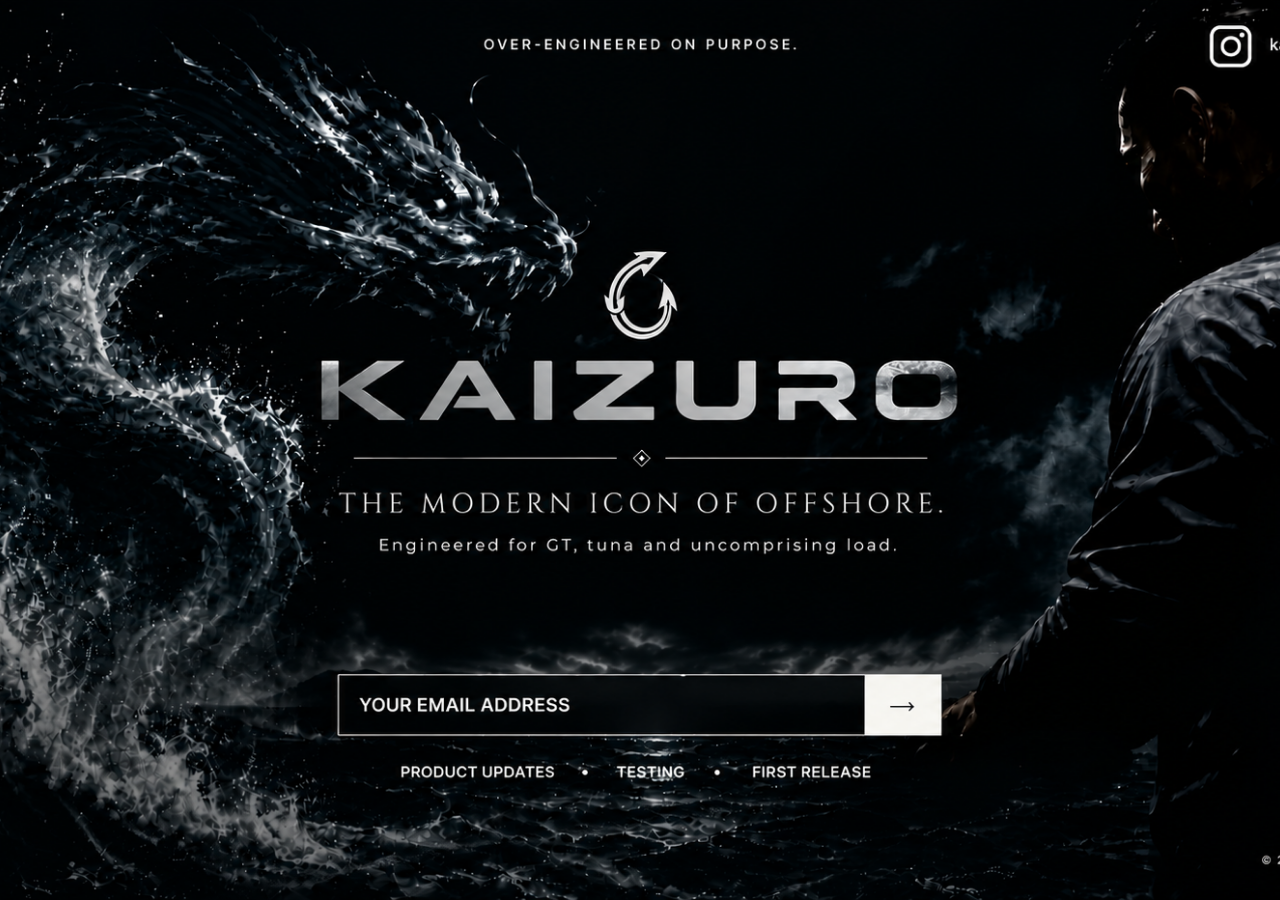
<file: index.html>
<!doctype html>
<html lang="en">
<head>
<meta charset="utf-8">
<meta name="viewport" content="width=device-width,initial-scale=1">
<meta name="description" content="KAIZURO — offshore performance equipment. A new generation is coming.">
<meta name="theme-color" content="#05080b">
<title>KAIZURO | Built for What's Next.</title>
<link rel="preconnect" href="https://fonts.googleapis.com">
<link rel="preconnect" href="https://fonts.gstatic.com" crossorigin>
<link href="https://fonts.googleapis.com/css2?family=Inter:wght@300;400;500;600;700;800&display=swap" rel="stylesheet">
<style>
:root{--white:#f5f5f2;--muted:rgba(245,245,242,.72);--line:rgba(245,245,242,.28);--bg:#030608}
*{box-sizing:border-box}
html,body{margin:0;min-height:100%;background:var(--bg);color:var(--white);font-family:Inter,Arial,sans-serif}
body{overflow-x:hidden}
a{color:inherit;text-decoration:none}
.hero{position:relative;min-height:100svh;overflow:hidden;background:#05090c}
.hero-bg{position:absolute;inset:0;width:100%;height:100%;object-fit:cover;object-position:center}
.hero:after{display:none}
.header{position:absolute;z-index:4;inset:0;pointer-events:none;padding:0;display:block}
.brand{display:none}
.category{display:none}
.instagram{position:absolute;top:2.5%;right:5%;width:16%;height:7%;display:block;opacity:0;pointer-events:auto;z-index:10;cursor:pointer}
.instagram svg{width:100%;height:100%}
.content{position:absolute;inset:0;z-index:4;width:100%;margin:0;padding:0;pointer-events:none}
.eyebrow{margin:0 0 22px;font-size:12px;font-weight:500;letter-spacing:.28em;text-transform:uppercase;color:rgba(245,245,242,.78)}
h1{margin:0;max-width:900px;font-size:clamp(62px,8.6vw,136px);font-weight:800;line-height:.88;letter-spacing:-.075em}
.lead{max-width:560px;margin:32px 0 0;font-size:19px;line-height:1.48;color:var(--muted);font-weight:300}
.capture{display:flex;width:36.6%;height:6.7%;margin:0;border:0;background:transparent;backdrop-filter:none;position:absolute;left:31%;top:73.8%;pointer-events:auto}
.capture input{flex:1;min-width:0;border:0;outline:0;background:transparent;color:transparent;padding:0;font:600 21px Inter,Arial,sans-serif;letter-spacing:.025em}
.capture input::placeholder{color:transparent;opacity:0}
.capture button{width:14%;border:0;background:transparent;color:transparent;cursor:pointer;font-size:1px}
.benefits{display:none}
.benefits i{width:3px;height:3px;border-radius:50%;background:rgba(245,245,242,.62)}
.bottom{display:none}
.tagline{display:flex;gap:18px;align-items:flex-start;font-size:13px;line-height:1.65;letter-spacing:.25em;text-transform:uppercase}
.tagline:before{content:"";width:38px;height:1px;background:var(--white);margin-top:9px;flex:none}
.footer{font-size:10px;letter-spacing:.14em;text-transform:uppercase;color:rgba(245,245,242,.55)}
@media(max-width:700px){
.header{padding:24px 22px}.brand{font-size:18px}.category{display:none}.instagram span{display:none}
.content{width:calc(100% - 44px);margin-left:22px;padding-top:155px}
h1{font-size:clamp(55px,15vw,82px);line-height:.9}.lead{font-size:16px;margin-top:24px}
.capture{width:100%;height:64px;margin-top:30px}.capture input{font-size:16px;padding:0 18px}.capture button{width:68px;font-size:27px}
.benefits{gap:9px;flex-wrap:wrap;line-height:1.6}.benefits i{display:none}
.bottom{left:22px;right:22px;bottom:22px;display:block}.tagline{font-size:10px;letter-spacing:.19em}.footer{margin-top:25px;font-size:9px}
}</style>
</head>
<body>
<main class="hero">
<img class="hero-bg" src="/assets/kaizuro-site/hero/kaizuro-website-hero-final.png?v=20260922" alt="Open ocean at sunset">
<div class="header">
<a class="brand" href="/">KAIZURO</a>
<div class="category">OVER-ENGINEERED ON PURPOSE.</div>
<a class="instagram" href="https://www.instagram.com/kaizuro_official/" target="_blank" rel="noopener noreferrer" aria-label="KAIZURO on Instagram">
<svg viewBox="0 0 24 24" aria-hidden="true"><rect x="3.2" y="3.2" width="17.6" height="17.6" rx="5"/><circle cx="12" cy="12" r="4.1"/><circle cx="17.5" cy="6.6" r="1"/></svg>
<span>kaizuro_official</span>
</a>
</div>
<section class="content">
<form class="capture" action="/contact" method="post">
<input type="email" name="email" autocomplete="email" placeholder="YOUR EMAIL ADDRESS" aria-label="Your email address" required>
<button type="submit" aria-label="Send your email address to KAIZURO">→</button>
</form>
<div class="benefits"><span>BE FIRST TO KNOW</span><i></i><span>PRODUCT UPDATES</span><i></i><span>TESTING</span><i></i><span>FIRST RELEASE</span></div>
</section>
<div class="bottom">
<div class="tagline">OCEANS DEMAND MORE.<br>SO DO WE.</div>
<div class="footer">© 2026 KAIZURO</div>
</div>
</main>
</body>
</html>
</file>
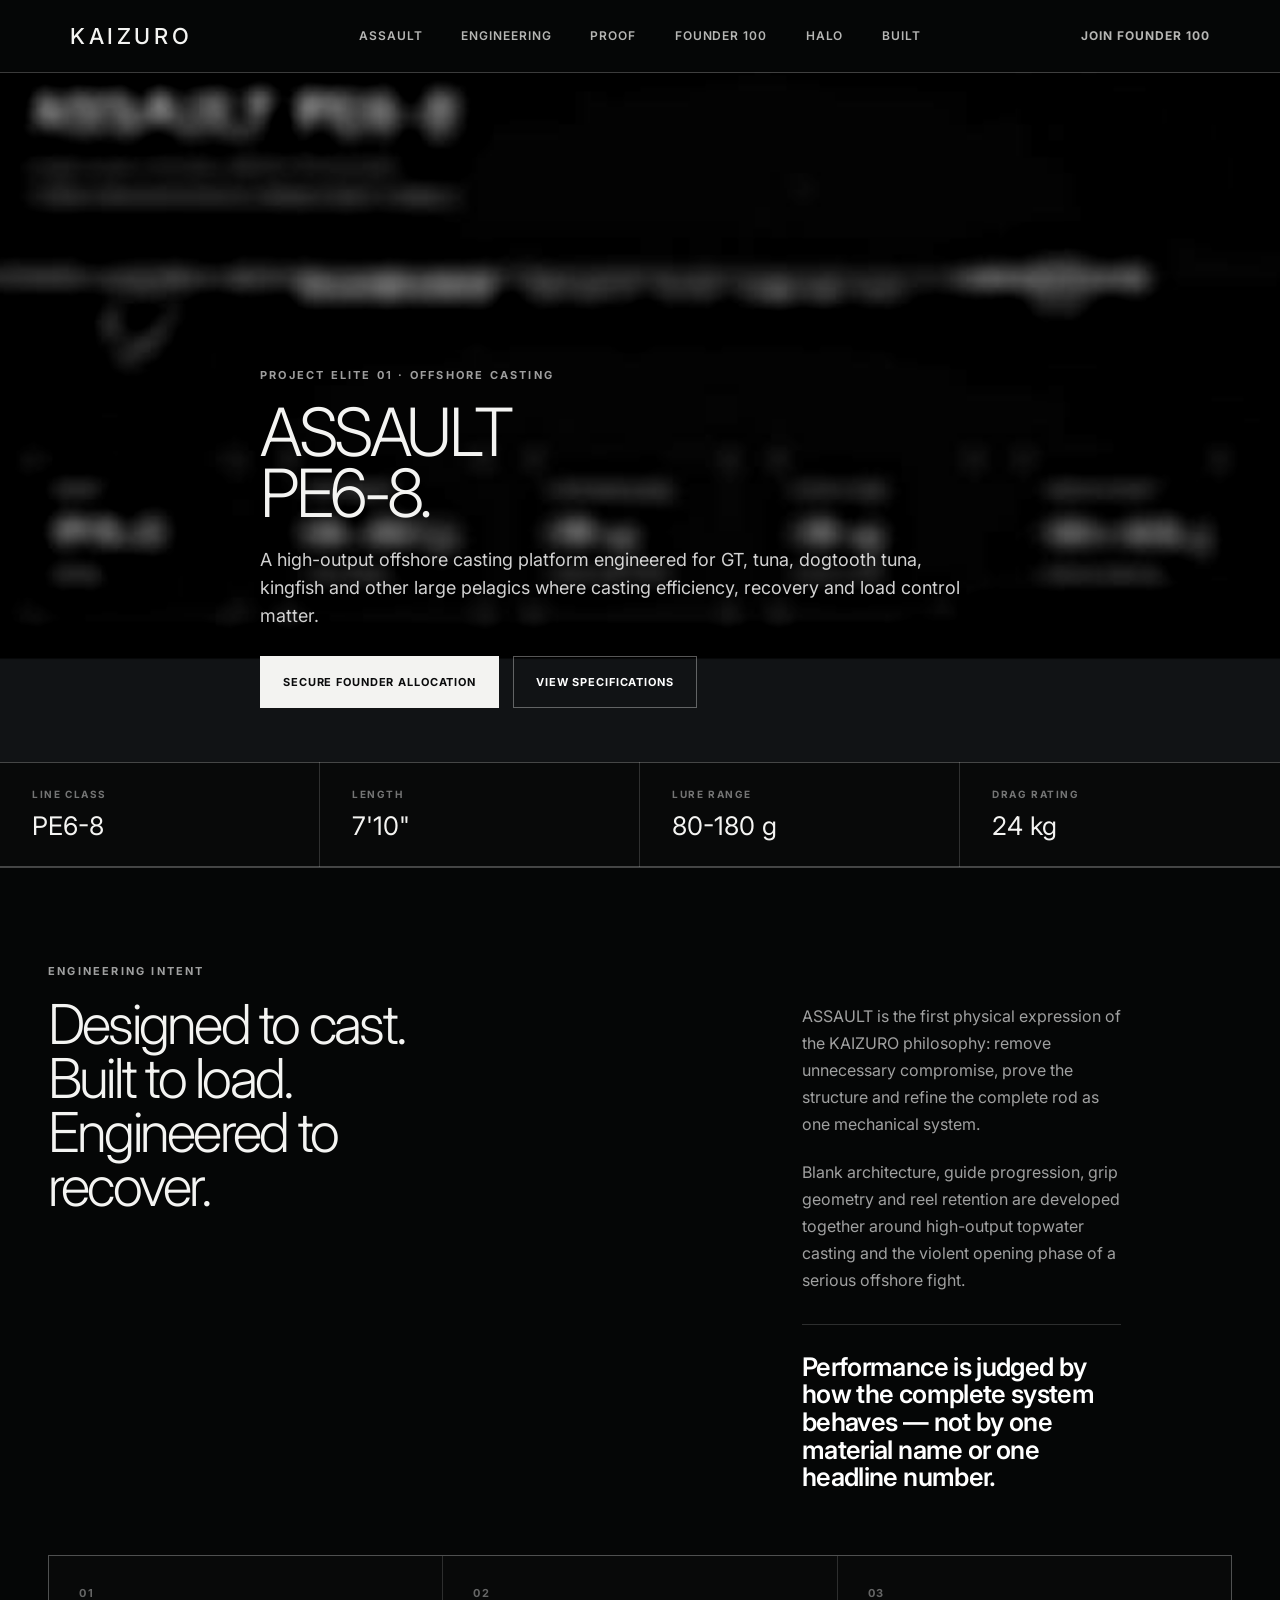
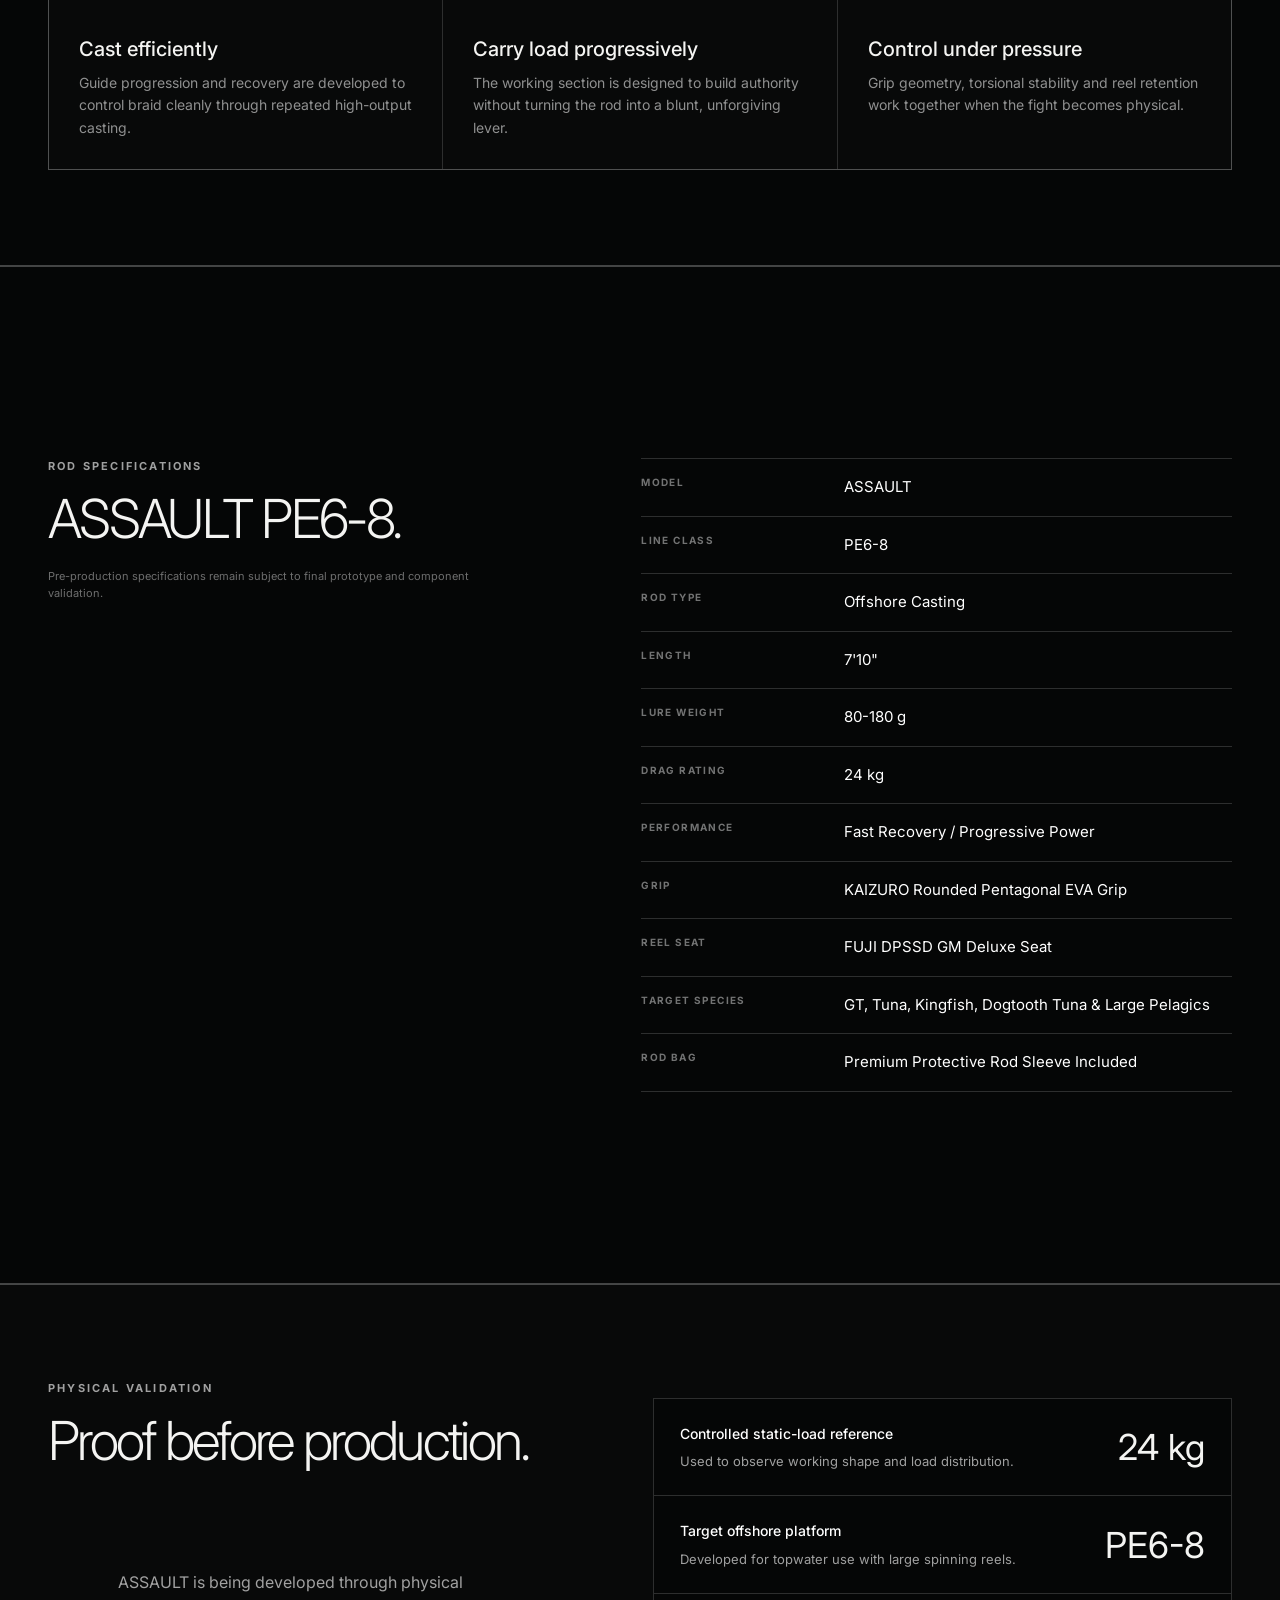
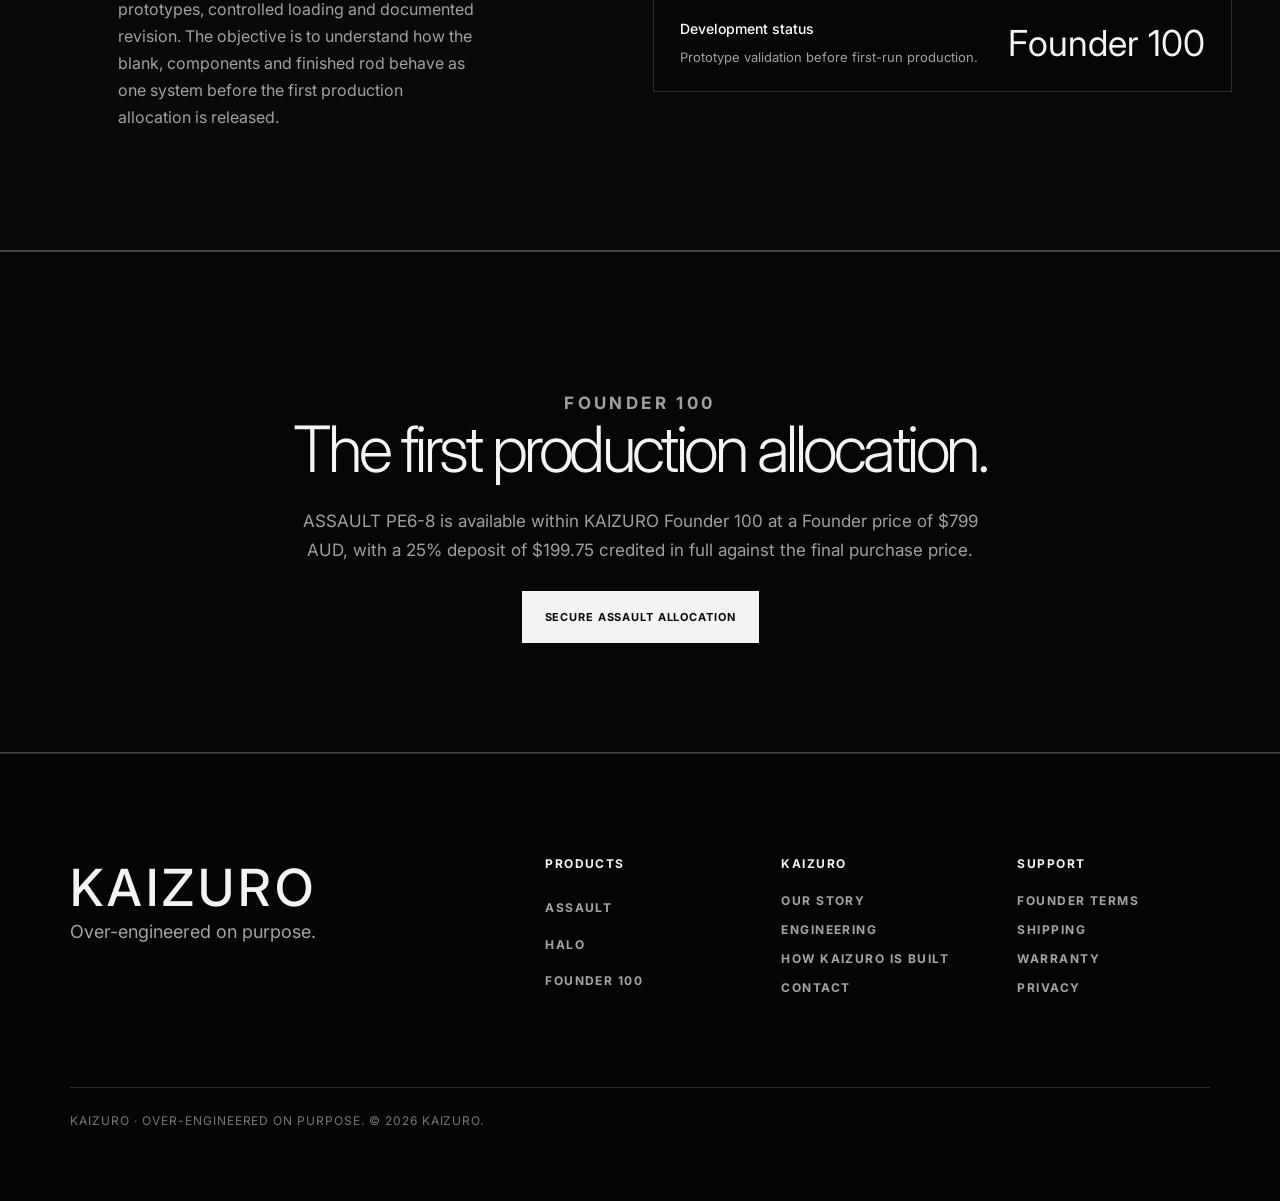
<file: assault-pe6-8-preview/index.html>
<!doctype html>
<html lang="en">
  <head>
    <meta charset="utf-8">
    <meta name="viewport" content="width=device-width, initial-scale=1">
    <meta name="robots" content="noindex,follow,noarchive">
    <meta name="description" content="Preview of the KAIZURO ASSAULT PE6-8 dedicated offshore casting rod page.">
    <title>ASSAULT PE6-8 Preview | KAIZURO</title>
    <link rel="icon" href="/favicon.svg" type="image/svg+xml">
    <link rel="preconnect" href="https://fonts.googleapis.com">
    <link rel="preconnect" href="https://fonts.gstatic.com" crossorigin>
    <link href="https://fonts.googleapis.com/css2?family=Inter:wght@300;400;500;600;700;800&display=swap" rel="stylesheet">
    <link rel="stylesheet" href="/styles.css?v=20260724-mobile-polish">
    <link rel="stylesheet" href="/styles/sections/06-halo-footer.css?v=20260724-mobile-polish">
    <link rel="stylesheet" href="/styles/mobile-polish.css?v=20260724-full-site-qa">
    <style>
      :root{--assault-bg:#050606;--assault-panel:#0a0b0c;--assault-line:rgba(255,255,255,.16);--assault-muted:rgba(255,255,255,.62);--assault-soft:rgba(255,255,255,.78);--assault-white:#f4f4f2}
      body{margin:0;background:var(--assault-bg);color:var(--assault-white);font-family:Inter,system-ui,sans-serif}
      .assault-main{padding-top:72px;background:var(--assault-bg)}
      .assault-wrap{width:min(1280px,calc(100% - 112px));margin:0 auto}
      .assault-kicker{margin:0 0 18px;color:rgba(255,255,255,.62);font-size:11px;font-weight:700;letter-spacing:.2em;text-transform:uppercase}
      .assault-hero{position:relative;min-height:calc(100svh - 72px);display:flex;align-items:flex-end;overflow:hidden;border-bottom:1px solid var(--assault-line);background:#111315}
      .assault-hero img{position:absolute;inset:0;width:100%;height:100%;object-fit:cover;object-position:center 60%;filter:brightness(.7) contrast(1.05)}
      .assault-hero::after{content:"";position:absolute;inset:0;background:linear-gradient(180deg,rgba(8,9,10,.12),rgba(8,9,10,.25) 48%,rgba(8,9,10,.58) 100%),linear-gradient(90deg,rgba(8,9,10,.62),rgba(8,9,10,.18) 68%)}
      .assault-hero-copy{position:relative;z-index:2;width:min(1060px,100%);padding:clamp(88px,10vw,150px) 0 clamp(46px,5vw,72px)}
      .assault-hero h1{margin:0;font-size:clamp(54px,6.9vw,98px);font-weight:300;line-height:.91;letter-spacing:-.052em}
      .assault-hero h1 span{display:block}
      .assault-lead{max-width:780px;margin:26px 0 0;color:rgba(255,255,255,.82);font-size:clamp(18px,1.45vw,22px);line-height:1.55}
      .assault-actions{display:flex;flex-wrap:wrap;gap:14px;margin-top:32px}
      .assault-actions a{display:inline-flex;min-height:52px;align-items:center;justify-content:center;padding:0 22px;border:1px solid rgba(255,255,255,.34);color:#fff;text-decoration:none;font-size:11px;font-weight:700;letter-spacing:.08em;text-transform:uppercase}
      .assault-actions a:first-child{background:#f3f3f1;color:#0a0b0c;border-color:#f3f3f1}
      .assault-status{display:grid;grid-template-columns:repeat(4,minmax(0,1fr));border-bottom:1px solid var(--assault-line);background:#080909}
      .assault-status div{padding:32px clamp(20px,3vw,42px);border-right:1px solid var(--assault-line)}
      .assault-status div:last-child{border-right:0}
      .assault-status small{display:block;margin-bottom:10px;color:rgba(255,255,255,.44);font-size:10px;font-weight:700;letter-spacing:.16em;text-transform:uppercase}
      .assault-status strong{font-size:clamp(19px,2vw,28px);font-weight:400}
      .assault-section{padding:clamp(88px,10vw,150px) 0;border-bottom:1px solid var(--assault-line)}
      .assault-intro-grid{display:grid;grid-template-columns:minmax(0,.9fr) minmax(0,1.1fr);gap:clamp(70px,10vw,160px);align-items:start}
      .assault-section h2{margin:0;font-size:clamp(46px,5.5vw,82px);font-weight:300;line-height:.98;letter-spacing:-.05em}
      .assault-copy{max-width:720px}
      .assault-copy p{margin:0 0 24px;color:var(--assault-muted);font-size:17px;line-height:1.75}
      .assault-copy strong{color:#fff;font-weight:500}
      .assault-principles{display:grid;grid-template-columns:repeat(3,minmax(0,1fr));gap:1px;margin-top:52px;background:var(--assault-line);border:1px solid var(--assault-line)}
      .assault-principles article{min-height:250px;padding:34px;background:#080909}
      .assault-principles span{display:block;margin-bottom:56px;color:rgba(255,255,255,.38);font-size:11px;font-weight:700;letter-spacing:.16em}
      .assault-principles h3{margin:0 0 12px;font-size:22px;font-weight:500}
      .assault-principles p{margin:0;color:rgba(255,255,255,.55);font-size:14px;line-height:1.65}
      .assault-specs{display:grid;grid-template-columns:minmax(0,1fr) minmax(0,1fr);gap:clamp(80px,11vw,170px);align-items:start}
      .assault-specs-list{margin:0;border-top:1px solid var(--assault-line)}
      .assault-specs-list div{display:grid;grid-template-columns:minmax(130px,.7fr) minmax(0,1.3fr);gap:24px;padding:19px 0;border-bottom:1px solid var(--assault-line)}
      .assault-specs-list dt{color:rgba(255,255,255,.44);font-size:10px;font-weight:700;letter-spacing:.14em;text-transform:uppercase}
      .assault-specs-list dd{margin:0;color:#fff;font-size:15px;line-height:1.5}
      .assault-proof{background:#080909}
      .assault-proof-grid{display:grid;grid-template-columns:minmax(0,.95fr) minmax(0,1.05fr);gap:clamp(70px,9vw,140px);align-items:center}
      .assault-proof-panel{border:1px solid var(--assault-line);background:#050606}
      .assault-proof-panel div{display:flex;justify-content:space-between;gap:24px;padding:28px;border-bottom:1px solid var(--assault-line)}
      .assault-proof-panel div:last-child{border-bottom:0}
      .assault-proof-panel span{max-width:350px;color:var(--assault-muted);font-size:13px;line-height:1.55}
      .assault-proof-panel b{display:block;margin-bottom:7px;color:#fff;font-size:14px;font-weight:500}
      .assault-proof-panel strong{align-self:center;font-size:clamp(28px,3vw,46px);font-weight:400;white-space:nowrap}
      .assault-founder{padding:clamp(90px,11vw,165px) 0;text-align:center;background:#050606}
      .assault-founder h2{max-width:940px;margin:0 auto;font-size:clamp(50px,6.5vw,94px);font-weight:300;line-height:.96;letter-spacing:-.055em}
      .assault-founder p{max-width:680px;margin:28px auto 0;color:var(--assault-muted);font-size:17px;line-height:1.7}
      .assault-founder .assault-actions{justify-content:center}
      .assault-note{max-width:720px;margin:28px 0 0;color:rgba(255,255,255,.42);font-size:11px;line-height:1.6}
      @media(min-width:1001px){
        .assault-wrap{width:min(1200px,calc(100% - 96px))}
        .assault-hero{height:clamp(690px,52vw,760px);min-height:0;align-items:flex-end;background:#111315}
        .assault-hero img{object-position:center 18%;transform:translateY(-12%) scale(1.02)}
        .assault-hero::after{background:linear-gradient(180deg,rgba(8,9,10,.06),rgba(8,9,10,.16) 46%,rgba(8,9,10,.46) 100%),linear-gradient(90deg,rgba(8,9,10,.48),rgba(8,9,10,.12) 74%)}
        .assault-hero-copy{width:min(760px,100%);padding:clamp(390px,30vw,430px) 0 54px;transform:none}
        .assault-hero h1{font-size:clamp(58px,5.2vw,82px);line-height:.92}
        .assault-lead{max-width:720px;margin-top:22px;font-size:18px;line-height:1.55}
        .assault-actions{margin-top:26px}
        .assault-status div{padding:26px 32px}
        .assault-section{padding:96px 0}
        .assault-intro-grid{grid-template-columns:minmax(0,1.08fr) minmax(360px,.92fr);gap:96px;align-items:start}
        .assault-intro-grid h2{font-size:clamp(52px,4.3vw,68px);line-height:.98}
        .assault-intro-grid h2 span{white-space:nowrap}
        .assault-intro-grid .assault-copy{max-width:460px;padding-top:40px}
        .assault-intro-grid .assault-copy p{font-size:16px;line-height:1.68;margin-bottom:22px}
        .assault-intro-grid .assault-copy strong{display:block;max-width:460px;margin-top:30px;padding-top:28px;border-top:1px solid var(--assault-line);font-size:clamp(24px,2vw,30px);font-weight:600;line-height:1.08;letter-spacing:-.025em}
        .assault-principles{margin-top:64px}
        .assault-principles article{min-height:210px;padding:30px}
        .assault-principles span{margin-bottom:38px}
        .assault-principles h3{font-size:20px}
        .assault-principles p{font-size:14px;line-height:1.6}
        .assault-specs{grid-template-columns:minmax(0,.92fr) minmax(0,1.08fr);gap:90px;align-items:start}
        #specifications h2{font-size:clamp(52px,4.2vw,68px);line-height:.98;white-space:nowrap}
        #specifications .assault-note{max-width:430px;margin-top:22px}
        .assault-specs-list div{grid-template-columns:minmax(130px,.62fr) minmax(0,1.38fr);gap:28px;padding:17px 0}
        .assault-proof-grid{grid-template-columns:minmax(0,.95fr) minmax(0,1.05fr);gap:82px;align-items:start}
        .assault-proof-grid h2{font-size:clamp(52px,4.2vw,68px);line-height:.98}
        .assault-proof-grid>div:first-child .assault-copy{max-width:500px;margin-top:30px!important}
        .assault-proof-grid>div:first-child .assault-copy p{font-size:16px;line-height:1.68}
        .assault-proof-panel{margin-top:18px}
        .assault-proof-panel div{padding:24px 26px}
        .assault-proof-panel strong{font-size:clamp(32px,2.8vw,42px)}
        .assault-founder{padding:110px 0}
        .assault-founder h2{font-size:clamp(54px,5vw,76px)}
      }
      @media(max-width:1000px){.assault-wrap{width:min(100% - 56px,1280px)}.assault-status{grid-template-columns:repeat(2,minmax(0,1fr))}.assault-status div:nth-child(2){border-right:0}.assault-status div:nth-child(-n+2){border-bottom:1px solid var(--assault-line)}.assault-intro-grid,.assault-specs,.assault-proof-grid{grid-template-columns:1fr;gap:52px}.assault-principles{grid-template-columns:1fr}.assault-principles article{min-height:0}.assault-principles span{margin-bottom:26px}}
      @media(max-width:640px){.assault-main{padding-top:64px}.assault-wrap{width:min(100% - 32px,1280px)}.assault-hero{min-height:calc(100svh - 64px)}.assault-hero img{object-position:52% center}.assault-hero::after{background:linear-gradient(180deg,rgba(0,0,0,.06),rgba(0,0,0,.2) 38%,rgba(0,0,0,.92) 100%)}.assault-hero-copy{padding:86px 0 48px;transform:none}.assault-hero h1{font-size:clamp(54px,17vw,82px)}.assault-lead{font-size:17px}.assault-actions{display:grid;grid-template-columns:1fr}.assault-actions a{width:100%;box-sizing:border-box}.assault-status{grid-template-columns:1fr}.assault-status div,.assault-status div:nth-child(2){border-right:0;border-bottom:1px solid var(--assault-line)}.assault-status div:last-child{border-bottom:0}.assault-section{padding:74px 0}.assault-section h2{font-size:clamp(42px,12vw,62px)}.assault-principles{margin-top:38px}.assault-specs-list div{grid-template-columns:1fr;gap:8px}.assault-proof-panel div{padding:22px 18px}.assault-proof-panel strong{font-size:28px}.assault-founder{padding:78px 0}.assault-founder h2{font-size:clamp(46px,13vw,66px)}}
    </style>
  </head>
  <body>
    <header class="site-header" data-site-header>
      <a class="brand-word" href="/" aria-label="KAIZURO home">KAIZURO</a>
      <nav class="desktop-nav" aria-label="Primary navigation">
        <a href="/#assault">ASSAULT</a>
        <a href="/#details">Engineering</a>
        <a href="/#proof">Proof</a>
        <a href="/#founder">Founder 100</a>
        <a href="/#halo">HALO</a>
        <a href="/how-kaizuro-is-built/">Built</a>
      </nav>
      <a class="nav-action" href="/#founder-deposit">Join Founder 100</a>
      <button class="menu-toggle" type="button" aria-label="Open menu" aria-expanded="false" data-menu-toggle><span></span><span></span></button>
    </header>

    <nav class="mobile-menu" aria-label="Mobile navigation" data-mobile-menu>
      <a href="/">Home</a>
      <a href="/#assault">ASSAULT</a>
      <a href="/#details">Engineering</a>
      <a href="/#proof">Proof</a>
      <a href="/#founder">Founder 100</a>
      <a href="/how-kaizuro-is-built/">How KAIZURO Is Built</a>
    </nav>

    <main class="assault-main">
      <section class="assault-hero">
        <img src="/assets/kaizuro-site/editorial/02-project-elite-branding.png?v=20260719-2" alt="KAIZURO ASSAULT PE6-8 Project Elite offshore casting rod" fetchpriority="high" decoding="async">
        <div class="assault-wrap assault-hero-copy">
          <p class="assault-kicker">Project Elite 01 · Offshore Casting</p>
          <h1><span>ASSAULT</span><span>PE6-8.</span></h1>
          <p class="assault-lead">A high-output offshore casting platform engineered for GT, tuna, dogtooth tuna, kingfish and other large pelagics where casting efficiency, recovery and load control matter.</p>
          <div class="assault-actions">
            <a href="/#founder-deposit">Secure Founder Allocation</a>
            <a href="#specifications">View Specifications</a>
          </div>
        </div>
      </section>

      <section class="assault-status" aria-label="ASSAULT key specifications">
        <div><small>Line class</small><strong>PE6-8</strong></div>
        <div><small>Length</small><strong>7'10&quot;</strong></div>
        <div><small>Lure range</small><strong>80-180 g</strong></div>
        <div><small>Drag rating</small><strong>24 kg</strong></div>
      </section>

      <section class="assault-section">
        <div class="assault-wrap">
          <div class="assault-intro-grid">
            <div>
              <p class="assault-kicker">Engineering Intent</p>
              <h2><span style="display:block">Designed to cast.</span><span style="display:block">Built to load.</span><span style="display:block">Engineered to</span><span style="display:block">recover.</span></h2>
            </div>
            <div class="assault-copy">
              <p>ASSAULT is the first physical expression of the KAIZURO philosophy: remove unnecessary compromise, prove the structure and refine the complete rod as one mechanical system.</p>
              <p>Blank architecture, guide progression, grip geometry and reel retention are developed together around high-output topwater casting and the violent opening phase of a serious offshore fight.</p>
              <strong>Performance is judged by how the complete system behaves — not by one material name or one headline number.</strong>
            </div>
          </div>

          <div class="assault-principles">
            <article><span>01</span><h3>Cast efficiently</h3><p>Guide progression and recovery are developed to control braid cleanly through repeated high-output casting.</p></article>
            <article><span>02</span><h3>Carry load progressively</h3><p>The working section is designed to build authority without turning the rod into a blunt, unforgiving lever.</p></article>
            <article><span>03</span><h3>Control under pressure</h3><p>Grip geometry, torsional stability and reel retention work together when the fight becomes physical.</p></article>
          </div>
        </div>
      </section>

      <section class="assault-section" id="specifications">
        <div class="assault-wrap assault-specs">
          <div>
            <p class="assault-kicker">Rod Specifications</p>
            <h2>ASSAULT PE6-8.</h2>
            <p class="assault-note">Pre-production specifications remain subject to final prototype and component validation.</p>
          </div>

          <dl class="assault-specs-list">
            <div><dt>Model</dt><dd>ASSAULT</dd></div>
            <div><dt>Line class</dt><dd>PE6-8</dd></div>
            <div><dt>Rod type</dt><dd>Offshore Casting</dd></div>
            <div><dt>Length</dt><dd>7'10&quot;</dd></div>
            <div><dt>Lure weight</dt><dd>80-180 g</dd></div>
            <div><dt>Drag rating</dt><dd>24 kg</dd></div>
            <div><dt>Performance</dt><dd>Fast Recovery / Progressive Power</dd></div>
            <div><dt>Grip</dt><dd>KAIZURO Rounded Pentagonal EVA Grip</dd></div>
            <div><dt>Reel seat</dt><dd>FUJI DPSSD GM Deluxe Seat</dd></div>
            <div><dt>Target species</dt><dd>GT, Tuna, Kingfish, Dogtooth Tuna &amp; Large Pelagics</dd></div>
            <div><dt>Rod bag</dt><dd>Premium Protective Rod Sleeve Included</dd></div>
          </dl>
        </div>
      </section>

      <section class="assault-section assault-proof">
        <div class="assault-wrap assault-proof-grid">
          <div>
            <p class="assault-kicker">Physical Validation</p>
            <h2>Proof before production.</h2>
            <div class="assault-copy" style="margin-top:28px"><p>ASSAULT is being developed through physical prototypes, controlled loading and documented revision. The objective is to understand how the blank, components and finished rod behave as one system before the first production allocation is released.</p></div>
          </div>
          <div class="assault-proof-panel">
            <div><span><b>Controlled static-load reference</b>Used to observe working shape and load distribution.</span><strong>24 kg</strong></div>
            <div><span><b>Target offshore platform</b>Developed for topwater use with large spinning reels.</span><strong>PE6-8</strong></div>
            <div><span><b>Development status</b>Prototype validation before first-run production.</span><strong>Founder 100</strong></div>
          </div>
        </div>
      </section>

      <section class="assault-founder">
        <div class="assault-wrap">
          <p class="assault-kicker">Founder 100</p>
          <h2>The first production allocation.</h2>
          <p>ASSAULT PE6-8 is available within KAIZURO Founder 100 at a Founder price of $799 AUD, with a 25% deposit of $199.75 credited in full against the final purchase price.</p>
          <div class="assault-actions"><a href="/#founder-deposit">Secure ASSAULT Allocation</a></div>
        </div>
      </section>
    </main>

    <footer class="site-footer">
      <div class="footer-brand"><strong>KAIZURO</strong><p>Over-engineered on purpose.</p></div>
      <div class="footer-links">
        <nav aria-label="Products"><b>Products</b><a href="/#assault">ASSAULT</a><a href="/#halo">HALO</a><a href="/#founder">Founder 100</a></nav>
        <nav aria-label="KAIZURO"><b>KAIZURO</b><a href="/#story">Our Story</a><a href="/#details">Engineering</a><a href="/how-kaizuro-is-built/">How KAIZURO Is Built</a><a href="mailto:info@kaizuro.com">Contact</a></nav>
        <nav aria-label="Support"><b>Support</b><a href="/#terms-title">Founder Terms</a><a href="mailto:info@kaizuro.com?subject=Shipping">Shipping</a><a href="mailto:info@kaizuro.com?subject=Warranty">Warranty</a><a href="mailto:info@kaizuro.com?subject=Privacy">Privacy</a></nav>
      </div>
      <p class="footer-bottom">KAIZURO · Over-engineered on purpose. © 2026 KAIZURO.</p>
    </footer>

    <script>
      const header=document.querySelector('[data-site-header]');
      const toggle=document.querySelector('[data-menu-toggle]');
      const menu=document.querySelector('[data-mobile-menu]');
      const setHeader=()=>header?.classList.toggle('scrolled',window.scrollY>18);
      window.addEventListener('scroll',setHeader,{passive:true});setHeader();
      toggle?.addEventListener('click',()=>{const open=!menu.classList.contains('open');menu.classList.toggle('open',open);header?.classList.toggle('menu-open',open);toggle.setAttribute('aria-expanded',String(open));});
      menu?.addEventListener('click',e=>{if(e.target.closest('a')){menu.classList.remove('open');header?.classList.remove('menu-open');toggle?.setAttribute('aria-expanded','false');}});
    </script>
  </body>
</html>
</file>
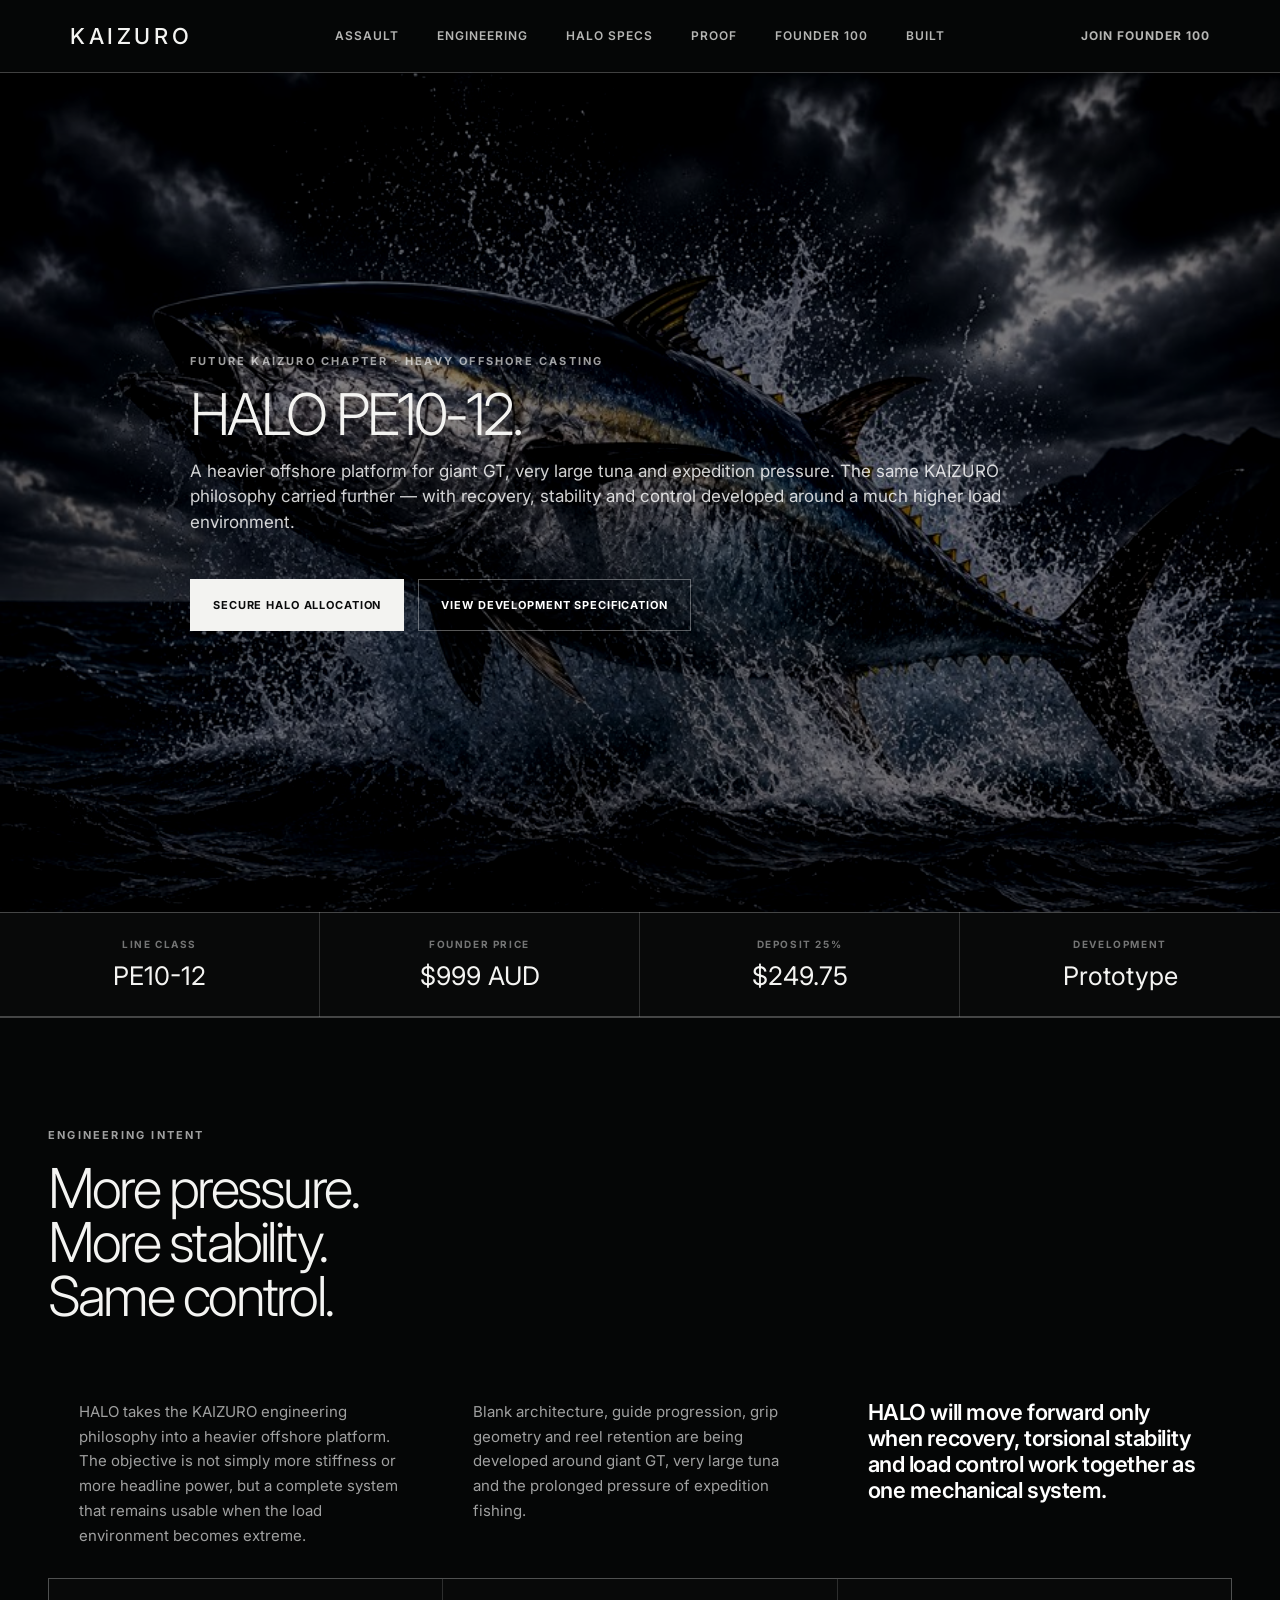
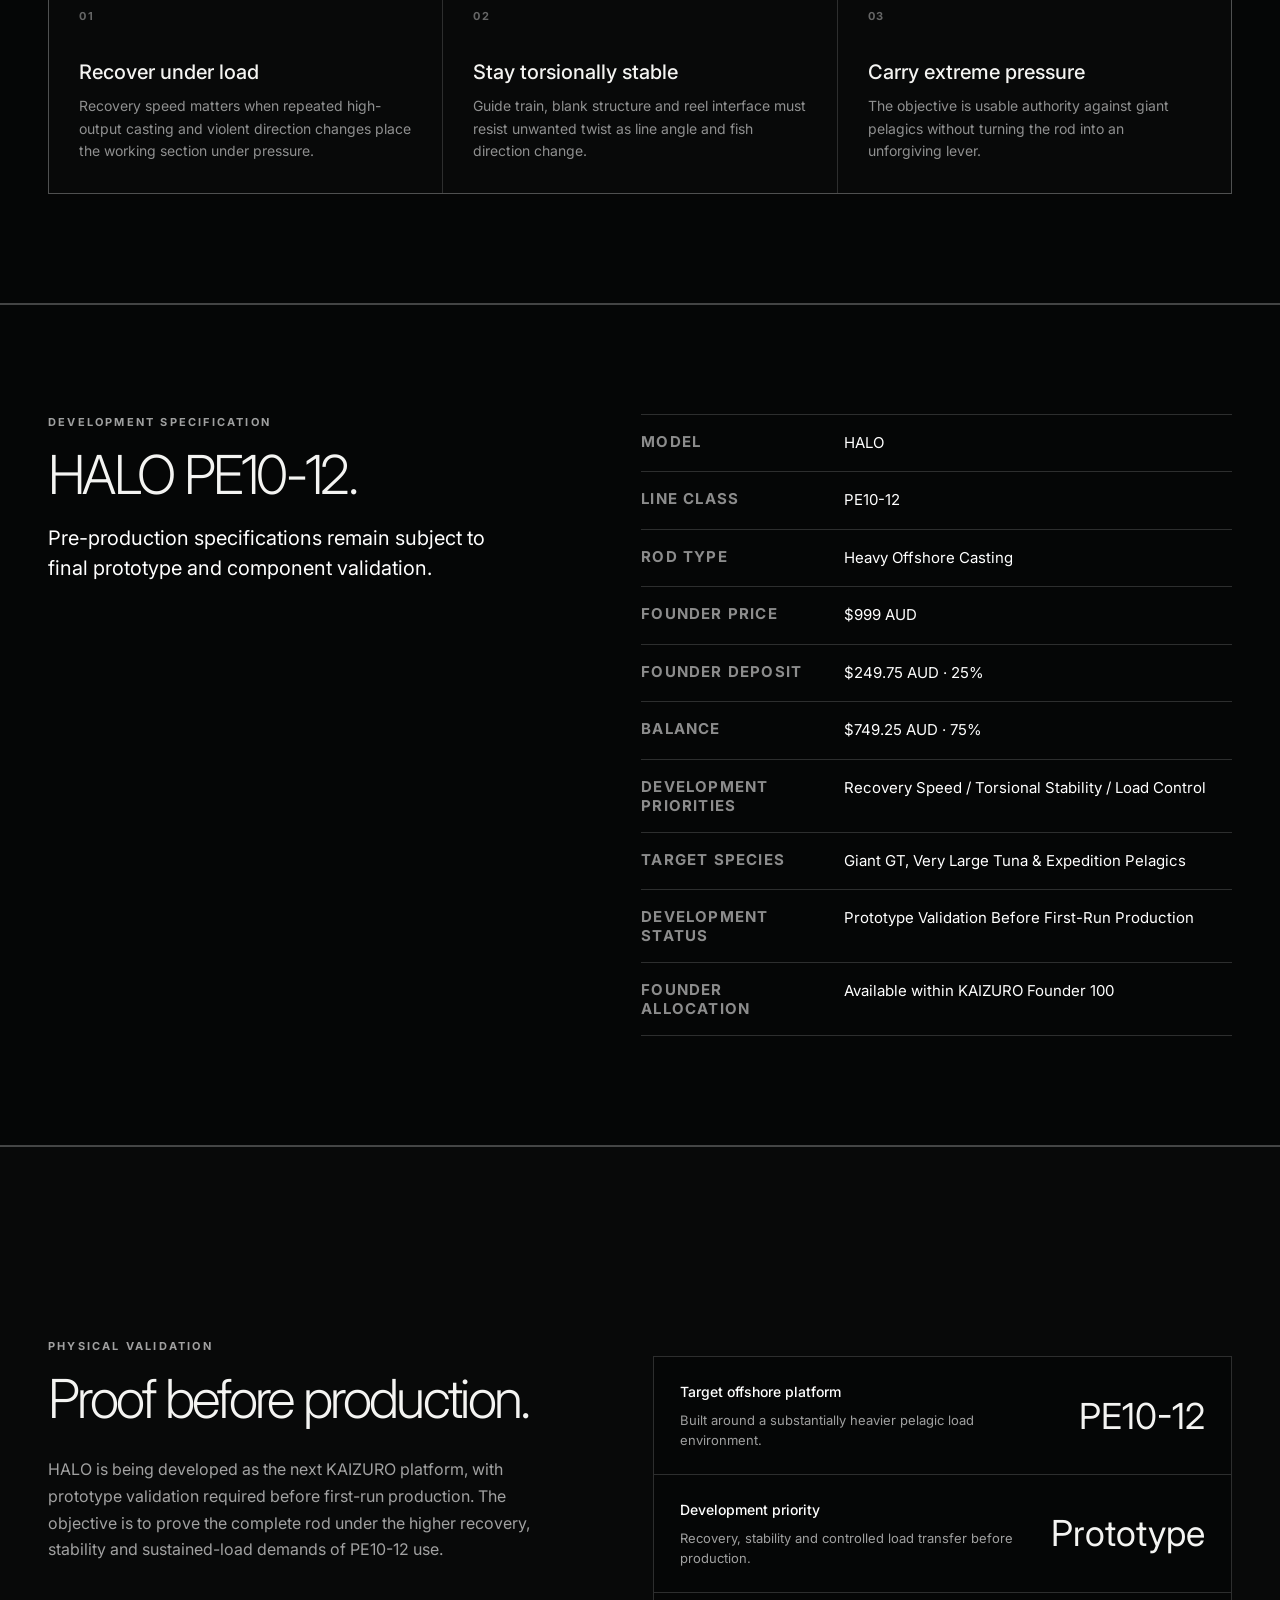
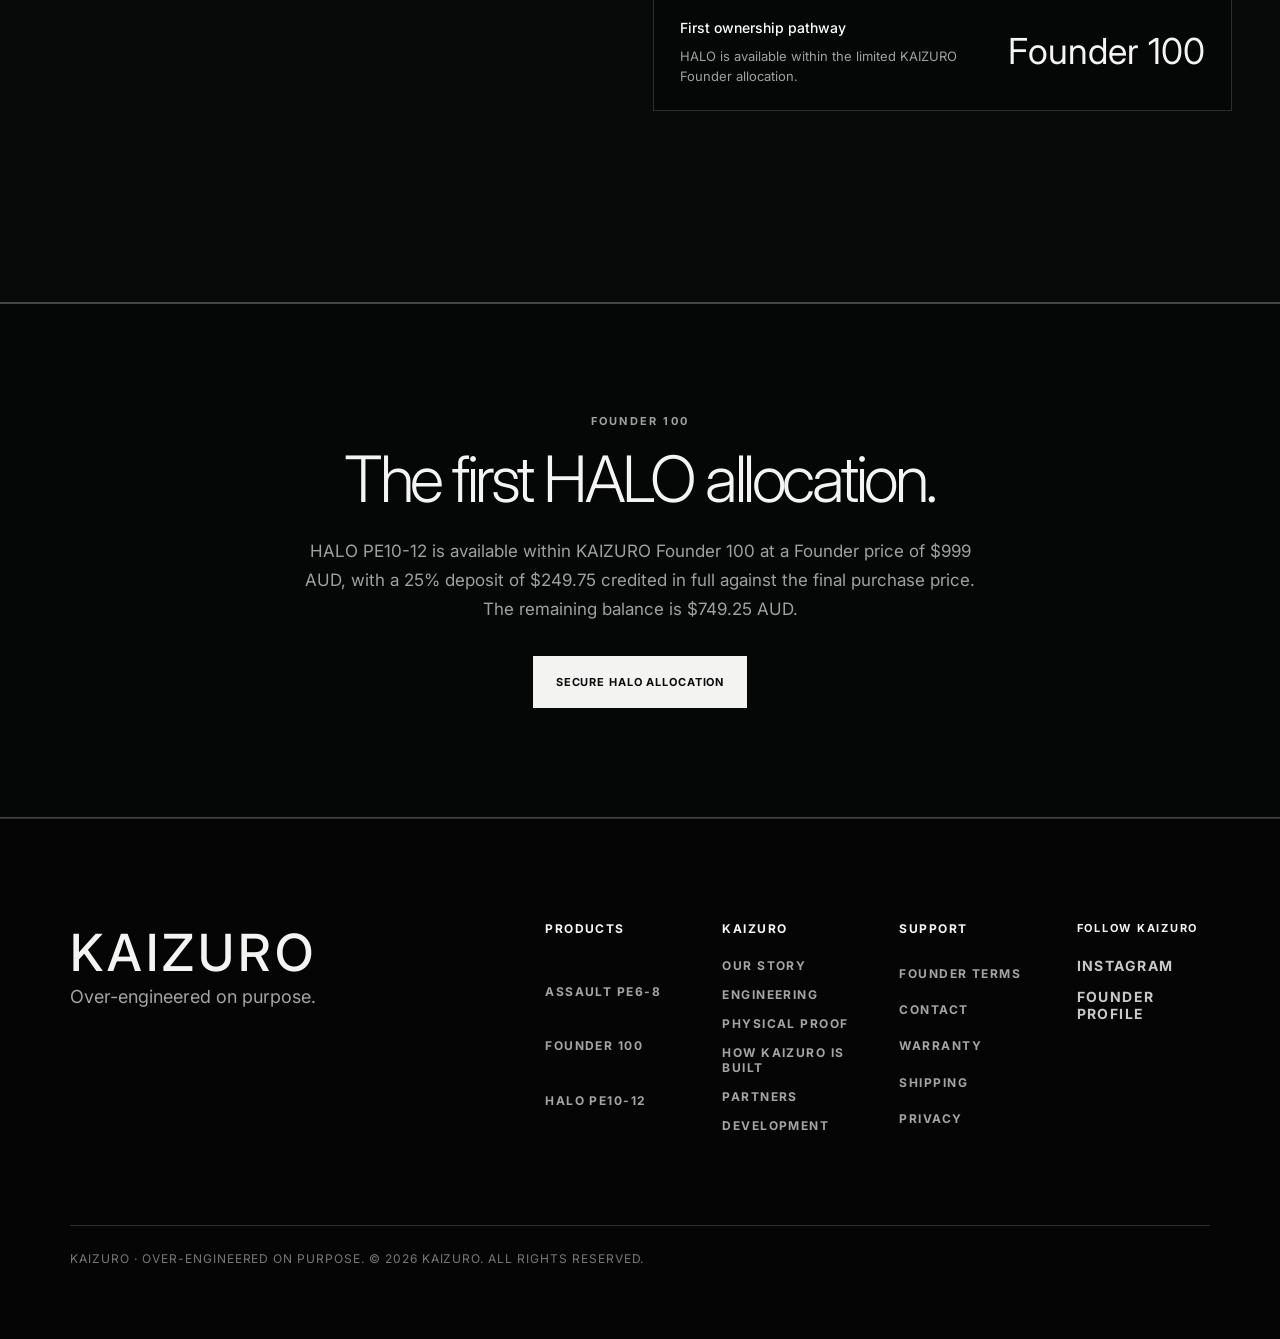
<file: halo-pe10-12-preview/index.html>
<!doctype html>
<html lang="en">
<head>
  <meta charset="utf-8">
  <meta name="viewport" content="width=device-width, initial-scale=1">
  <meta name="robots" content="noindex,follow,noarchive">
  <meta name="description" content="Private preview of the KAIZURO HALO PE10-12 heavy offshore casting platform.">
  <title>HALO PE10-12 Preview | KAIZURO</title>
  <link rel="icon" href="/favicon.svg" type="image/svg+xml">
  <link rel="preconnect" href="https://fonts.googleapis.com">
  <link rel="preconnect" href="https://fonts.gstatic.com" crossorigin>
  <link href="https://fonts.googleapis.com/css2?family=Inter:wght@300;400;500;600;700;800&display=swap" rel="stylesheet">
  <link rel="stylesheet" href="/styles.css?v=20260724-mobile-polish">
  <link rel="stylesheet" href="/styles/sections/06-halo-footer.css?v=20260724-mobile-polish">
  <link rel="stylesheet" href="/styles/mobile-polish.css?v=20260724-full-site-qa">
  <style>
    :root{--kzh-bg:#050606;--kzh-panel:#080909;--kzh-line:rgba(255,255,255,.16);--kzh-muted:rgba(255,255,255,.62);--kzh-white:#f4f4f2}
    body{margin:0;background:var(--kzh-bg);color:var(--kzh-white);font-family:Inter,system-ui,sans-serif}
    .kzh-main{padding-top:72px;background:var(--kzh-bg)}
    .kzh-wrap{width:min(1200px,calc(100% - 96px));margin:0 auto}
    .kzh-kicker{margin:0 0 18px;color:rgba(255,255,255,.62);font-size:11px;font-weight:700;letter-spacing:.2em;text-transform:uppercase}

    .kzh-hero{height:840px;min-height:0;display:flex;align-items:center;justify-content:center;position:relative;overflow:hidden;border-bottom:1px solid var(--kzh-line);background:var(--kzh-bg)}
    .kzh-hero>img{position:absolute;inset:0;z-index:0;display:block;width:100%;height:100%;object-fit:cover;object-position:center center;margin:0;filter:brightness(.52) contrast(1.08)}
    .kzh-hero::after{content:"";position:absolute;z-index:1;inset:0;background:linear-gradient(180deg,rgba(8,9,10,.16) 0%,rgba(8,9,10,.22) 38%,rgba(8,9,10,.44) 72%,rgba(8,9,10,.64) 100%);pointer-events:none}
    .kzh-hero-copy{position:relative;z-index:2;box-sizing:border-box;width:min(900px,calc(100% - 96px));margin:0 auto;padding:0}
    .kzh-hero h1{margin:0;font-size:clamp(54px,4.5vw,70px);font-weight:300;line-height:.92;letter-spacing:-.052em;white-space:nowrap}
    .kzh-lead{max-width:860px;margin:18px 0 0;color:rgba(255,255,255,.82);font-size:17px;line-height:1.5}
    .kzh-actions{display:flex;flex-wrap:wrap;gap:14px;margin-top:44px}
    .kzh-actions a{display:inline-flex;min-height:52px;align-items:center;justify-content:center;padding:0 22px;border:1px solid rgba(255,255,255,.34);color:#fff;text-decoration:none;font-size:11px;font-weight:700;letter-spacing:.08em;text-transform:uppercase}
    .kzh-actions a:first-child{background:#f3f3f1;color:#0a0b0c;border-color:#f3f3f1}

    .kzh-status{display:grid;grid-template-columns:repeat(4,minmax(0,1fr));border-bottom:1px solid var(--kzh-line);background:var(--kzh-panel)}
    .kzh-status div{padding:26px 32px;border-right:1px solid var(--kzh-line);text-align:center}
    .kzh-status div:last-child{border-right:0}
    .kzh-status small{display:block;margin-bottom:10px;color:rgba(255,255,255,.44);font-size:10px;font-weight:700;letter-spacing:.16em;text-transform:uppercase}
    .kzh-status strong{font-size:clamp(19px,2vw,28px);font-weight:400}

    .kzh-section{box-sizing:border-box;min-height:0;height:auto;padding:110px 0;border-bottom:1px solid var(--kzh-line);overflow:visible}
    .kzh-section h2{margin:0;font-size:clamp(52px,4.3vw,68px);font-weight:300;line-height:.98;letter-spacing:-.05em}
    .kzh-intro-heading{margin-bottom:48px}
    .kzh-copy-row{display:grid;grid-template-columns:repeat(3,minmax(0,1fr));gap:1px;padding:0 1px;box-sizing:border-box;align-items:start}
    .kzh-copy-row p,.kzh-copy-row strong{box-sizing:border-box;display:block;margin:0;padding:28px 30px 30px;color:var(--kzh-muted);font-size:15px;font-weight:400;line-height:1.65;text-align:left}
    .kzh-copy-row strong{color:#fff;font-size:22px;font-weight:600;line-height:1.18;letter-spacing:-.02em}
    .kzh-principles{display:grid;grid-template-columns:repeat(3,minmax(0,1fr));gap:1px;margin-top:0;background:var(--kzh-line);border:1px solid var(--kzh-line)}
    .kzh-principles article{min-height:210px;padding:30px;background:var(--kzh-panel)}
    .kzh-principles span{display:block;margin-bottom:38px;color:rgba(255,255,255,.38);font-size:11px;font-weight:700;letter-spacing:.16em}
    .kzh-principles h3{margin:0 0 12px;font-size:20px;font-weight:500}
    .kzh-principles p{margin:0;color:rgba(255,255,255,.55);font-size:14px;line-height:1.6}

    .kzh-specs{display:grid;grid-template-columns:minmax(0,.92fr) minmax(0,1.08fr);gap:90px;align-items:start}
    .kzh-specs h2{font-size:clamp(52px,4.2vw,68px);white-space:nowrap}
    .kzh-note{max-width:440px;margin:22px 0 0;color:#fff;font-size:20px;line-height:1.5}
    .kzh-spec-list{margin:0;border-top:1px solid var(--kzh-line)}
    .kzh-spec-list div{display:grid;grid-template-columns:minmax(150px,.62fr) minmax(0,1.38fr);gap:28px;padding:17px 0;border-bottom:1px solid var(--kzh-line)}
    .kzh-spec-list dt{color:rgba(255,255,255,.54);font-size:15px;font-weight:700;letter-spacing:.08em;text-transform:uppercase}
    .kzh-spec-list dd{margin:0;color:#fff;font-size:15px;line-height:1.5}

    .kzh-proof{background:var(--kzh-panel)}
    .kzh-proof-grid{display:grid;grid-template-columns:minmax(0,.95fr) minmax(0,1.05fr);gap:82px;align-items:start}
    .kzh-proof-grid h2{font-size:clamp(52px,4.2vw,68px)}
    .kzh-proof-text{max-width:500px;margin:30px 0 0;color:var(--kzh-muted);font-size:16px;line-height:1.68}
    .kzh-proof-panel{margin-top:18px;border:1px solid var(--kzh-line);background:var(--kzh-bg)}
    .kzh-proof-panel div{display:flex;justify-content:space-between;gap:24px;padding:24px 26px;border-bottom:1px solid var(--kzh-line)}
    .kzh-proof-panel div:last-child{border-bottom:0}
    .kzh-proof-panel span{max-width:350px;color:var(--kzh-muted);font-size:13px;line-height:1.55}
    .kzh-proof-panel b{display:block;margin-bottom:7px;color:#fff;font-size:14px;font-weight:500}
    .kzh-proof-panel strong{align-self:center;font-size:clamp(32px,2.8vw,42px);font-weight:400;white-space:nowrap}

    .kzh-founder{box-sizing:border-box;display:block;min-height:0;height:auto;margin:0;padding:110px 0;text-align:center;background:var(--kzh-bg);border-bottom:1px solid var(--kzh-line)}
    .kzh-founder h2{max-width:940px;margin:0 auto;font-size:clamp(54px,5vw,76px);font-weight:300;line-height:.96;letter-spacing:-.055em}
    .kzh-founder .kzh-founder-copy{max-width:680px;margin:28px auto 0;color:var(--kzh-muted);font-size:17px;line-height:1.7}
    .kzh-founder .kzh-actions{justify-content:center;margin-top:32px}

    .footer-socials{display:grid;gap:13px;align-content:start}
    .footer-socials b{color:rgba(255,255,255,.54);font-size:11px;letter-spacing:.16em;text-transform:uppercase}
    .footer-socials a{width:fit-content;color:rgba(255,255,255,.78);font-size:14px;text-decoration:none}
    @media(min-width:1101px){.site-footer .footer-links{grid-template-columns:repeat(4,minmax(0,1fr))!important}}

    @media(max-width:1000px){
      .kzh-wrap{width:min(100% - 56px,1200px)}
      .kzh-hero{height:auto;min-height:calc(100svh - 72px);padding:70px 0}
      .kzh-hero-copy{width:min(100% - 56px,900px)}
      .kzh-status{grid-template-columns:repeat(2,minmax(0,1fr))}
      .kzh-status div:nth-child(2){border-right:0}
      .kzh-status div:nth-child(-n+2){border-bottom:1px solid var(--kzh-line)}
      .kzh-copy-row,.kzh-principles,.kzh-specs,.kzh-proof-grid{grid-template-columns:1fr}
      .kzh-copy-row{gap:0;padding:0}
      .kzh-copy-row p,.kzh-copy-row strong{padding:20px 0}
      .kzh-principles{margin-top:38px}
      .kzh-specs,.kzh-proof-grid{gap:52px}
      .kzh-specs h2{white-space:normal}
    }
    @media(max-width:640px){
      .kzh-main{padding-top:64px}
      .kzh-wrap{width:min(100% - 32px,1200px)}
      .kzh-hero{min-height:calc(100svh - 64px);padding:52px 0}
      .kzh-hero-copy{width:min(100% - 32px,900px)}
      .kzh-hero h1{font-size:clamp(46px,13vw,62px);white-space:normal}
      .kzh-lead{font-size:17px}
      .kzh-actions{display:grid;grid-template-columns:1fr;width:100%}
      .kzh-actions a{width:100%;box-sizing:border-box}
      .kzh-status{grid-template-columns:1fr}
      .kzh-status div,.kzh-status div:nth-child(2){border-right:0;border-bottom:1px solid var(--kzh-line)}
      .kzh-status div:last-child{border-bottom:0}
      .kzh-section{padding:74px 0}
      .kzh-section h2{font-size:clamp(42px,12vw,62px)}
      .kzh-principles{grid-template-columns:1fr}
      .kzh-principles article{min-height:0}
      .kzh-spec-list div{grid-template-columns:1fr;gap:8px}
      .kzh-proof-panel div{padding:22px 18px}
      .kzh-proof-panel strong{font-size:28px}
      .kzh-founder{padding:78px 0}
      .kzh-founder h2{font-size:clamp(46px,13vw,66px)}
      .site-footer .footer-links{grid-template-columns:1fr 1fr!important;gap:34px 26px!important}
      .footer-socials{grid-column:1/-1}
    }
  </style>
</head>
<body>
  <header class="site-header" data-site-header>
    <a class="brand-word" href="/" aria-label="KAIZURO home">KAIZURO</a>
    <nav class="desktop-nav" aria-label="Primary navigation">
      <a href="/#assault">ASSAULT</a>
      <a href="#engineering-intent">Engineering</a>
      <a href="#development-specifications">HALO Specs</a>
      <a href="#proof">Proof</a>
      <a href="#halo-founder-preview">Founder 100</a>
      <a href="/how-kaizuro-is-built/">Built</a>
    </nav>
    <a class="nav-action" href="/#founder-deposit">Join Founder 100</a>
    <button class="menu-toggle" type="button" aria-label="Open menu" aria-expanded="false" data-menu-toggle><span></span><span></span></button>
  </header>

  <nav class="mobile-menu" aria-label="Mobile navigation" data-mobile-menu>
    <a href="/">Home</a>
    <a href="/#assault">ASSAULT</a>
    <a href="#engineering-intent">Engineering</a>
    <a href="#development-specifications">HALO Specifications</a>
    <a href="#proof">Proof</a>
    <a href="#halo-founder-preview">Founder 100</a>
    <a href="/how-kaizuro-is-built/">How KAIZURO Is Built</a>
  </nav>

  <main class="kzh-main">
    <section class="kzh-hero">
      <img src="/assets/kaizuro-site/optimized/giant-bluefin-tuna.jpg" alt="Giant tuna breaking through dark offshore water" fetchpriority="high" decoding="async">
      <div class="kzh-hero-copy">
        <p class="kzh-kicker">Future KAIZURO Chapter · Heavy Offshore Casting</p>
        <h1>HALO PE10-12.</h1>
        <p class="kzh-lead">A heavier offshore platform for giant GT, very large tuna and expedition pressure. The same KAIZURO philosophy carried further — with recovery, stability and control developed around a much higher load environment.</p>
        <div class="kzh-actions">
          <a href="/#founder-deposit">Secure HALO Allocation</a>
          <a href="#development-specifications">View Development Specification</a>
        </div>
      </div>
    </section>

    <section class="kzh-status" aria-label="HALO key details">
      <div><small>Line class</small><strong>PE10-12</strong></div>
      <div><small>Founder price</small><strong>$999 AUD</strong></div>
      <div><small>Deposit 25%</small><strong>$249.75</strong></div>
      <div><small>Development</small><strong>Prototype</strong></div>
    </section>

    <section class="kzh-section" id="engineering-intent">
      <div class="kzh-wrap">
        <div class="kzh-intro-heading">
          <p class="kzh-kicker">Engineering Intent</p>
          <h2><span style="display:block">More pressure.</span><span style="display:block">More stability.</span><span style="display:block">Same control.</span></h2>
        </div>
        <div class="kzh-copy-row">
          <p>HALO takes the KAIZURO engineering philosophy into a heavier offshore platform. The objective is not simply more stiffness or more headline power, but a complete system that remains usable when the load environment becomes extreme.</p>
          <p>Blank architecture, guide progression, grip geometry and reel retention are being developed around giant GT, very large tuna and the prolonged pressure of expedition fishing.</p>
          <strong>HALO will move forward only when recovery, torsional stability and load control work together as one mechanical system.</strong>
        </div>
        <div class="kzh-principles">
          <article><span>01</span><h3>Recover under load</h3><p>Recovery speed matters when repeated high-output casting and violent direction changes place the working section under pressure.</p></article>
          <article><span>02</span><h3>Stay torsionally stable</h3><p>Guide train, blank structure and reel interface must resist unwanted twist as line angle and fish direction change.</p></article>
          <article><span>03</span><h3>Carry extreme pressure</h3><p>The objective is usable authority against giant pelagics without turning the rod into an unforgiving lever.</p></article>
        </div>
      </div>
    </section>

    <section class="kzh-section" id="development-specifications">
      <div class="kzh-wrap kzh-specs">
        <div>
          <p class="kzh-kicker">Development Specification</p>
          <h2>HALO PE10-12.</h2>
          <p class="kzh-note">Pre-production specifications remain subject to final prototype and component validation.</p>
        </div>
        <dl class="kzh-spec-list">
          <div><dt>Model</dt><dd>HALO</dd></div>
          <div><dt>Line class</dt><dd>PE10-12</dd></div>
          <div><dt>Rod type</dt><dd>Heavy Offshore Casting</dd></div>
          <div><dt>Founder price</dt><dd>$999 AUD</dd></div>
          <div><dt>Founder deposit</dt><dd>$249.75 AUD · 25%</dd></div>
          <div><dt>Balance</dt><dd>$749.25 AUD · 75%</dd></div>
          <div><dt>Development priorities</dt><dd>Recovery Speed / Torsional Stability / Load Control</dd></div>
          <div><dt>Target species</dt><dd>Giant GT, Very Large Tuna &amp; Expedition Pelagics</dd></div>
          <div><dt>Development status</dt><dd>Prototype Validation Before First-Run Production</dd></div>
          <div><dt>Founder allocation</dt><dd>Available within KAIZURO Founder 100</dd></div>
        </dl>
      </div>
    </section>

    <section class="kzh-section kzh-proof" id="proof">
      <div class="kzh-wrap kzh-proof-grid">
        <div>
          <p class="kzh-kicker">Physical Validation</p>
          <h2>Proof before production.</h2>
          <p class="kzh-proof-text">HALO is being developed as the next KAIZURO platform, with prototype validation required before first-run production. The objective is to prove the complete rod under the higher recovery, stability and sustained-load demands of PE10-12 use.</p>
        </div>
        <div class="kzh-proof-panel">
          <div><span><b>Target offshore platform</b>Built around a substantially heavier pelagic load environment.</span><strong>PE10-12</strong></div>
          <div><span><b>Development priority</b>Recovery, stability and controlled load transfer before production.</span><strong>Prototype</strong></div>
          <div><span><b>First ownership pathway</b>HALO is available within the limited KAIZURO Founder allocation.</span><strong>Founder 100</strong></div>
        </div>
      </div>
    </section>

    <section class="kzh-founder" id="halo-founder-preview">
      <div class="kzh-wrap">
        <p class="kzh-kicker">Founder 100</p>
        <h2>The first HALO allocation.</h2>
        <p class="kzh-founder-copy">HALO PE10-12 is available within KAIZURO Founder 100 at a Founder price of $999 AUD, with a 25% deposit of $249.75 credited in full against the final purchase price. The remaining balance is $749.25 AUD.</p>
        <div class="kzh-actions"><a href="/#founder-deposit">Secure HALO Allocation</a></div>
      </div>
    </section>
  </main>

  <footer class="site-footer">
    <div class="footer-brand"><strong>KAIZURO</strong><p>Over-engineered on purpose.</p></div>
    <div class="footer-links">
      <nav aria-label="Products"><b>Products</b><a href="/#assault">ASSAULT PE6-8</a><a href="/#founder">Founder 100</a><a href="/#halo">HALO PE10-12</a></nav>
      <nav aria-label="KAIZURO"><b>KAIZURO</b><a href="/#story">Our Story</a><a href="/#details">Engineering</a><a href="/#proof">Physical Proof</a><a href="/how-kaizuro-is-built/">How KAIZURO Is Built</a><a href="/partners/portal">Partners</a><a href="/#evolution">Development</a></nav>
      <nav aria-label="Support"><b>Support</b><a href="/#terms">Founder Terms</a><a href="mailto:info@kaizuro.com">Contact</a><a href="mailto:info@kaizuro.com?subject=Warranty">Warranty</a><a href="mailto:info@kaizuro.com?subject=Shipping">Shipping</a><a href="mailto:info@kaizuro.com?subject=Privacy">Privacy</a></nav>
      <nav class="footer-socials" aria-label="Follow KAIZURO"><b>Follow KAIZURO</b><a href="https://www.instagram.com/kaizuro_official/" target="_blank" rel="noopener noreferrer">Instagram</a><a href="https://www.linkedin.com/in/gregorygriffiths/" target="_blank" rel="noopener noreferrer">Founder Profile</a></nav>
    </div>
    <p class="footer-bottom">KAIZURO · Over-engineered on purpose. © 2026 KAIZURO. All rights reserved.</p>
  </footer>

  <script>
    const header=document.querySelector('[data-site-header]');
    const toggle=document.querySelector('[data-menu-toggle]');
    const menu=document.querySelector('[data-mobile-menu]');
    const setHeader=()=>header?.classList.toggle('scrolled',window.scrollY>18);
    window.addEventListener('scroll',setHeader,{passive:true});setHeader();
    toggle?.addEventListener('click',()=>{const open=!menu.classList.contains('open');menu.classList.toggle('open',open);header?.classList.toggle('menu-open',open);toggle.setAttribute('aria-expanded',String(open));});
    menu?.addEventListener('click',e=>{if(e.target.closest('a')){menu.classList.remove('open');header?.classList.remove('menu-open');toggle?.setAttribute('aria-expanded','false');}});
  </script>
</body>
</html>
</file>
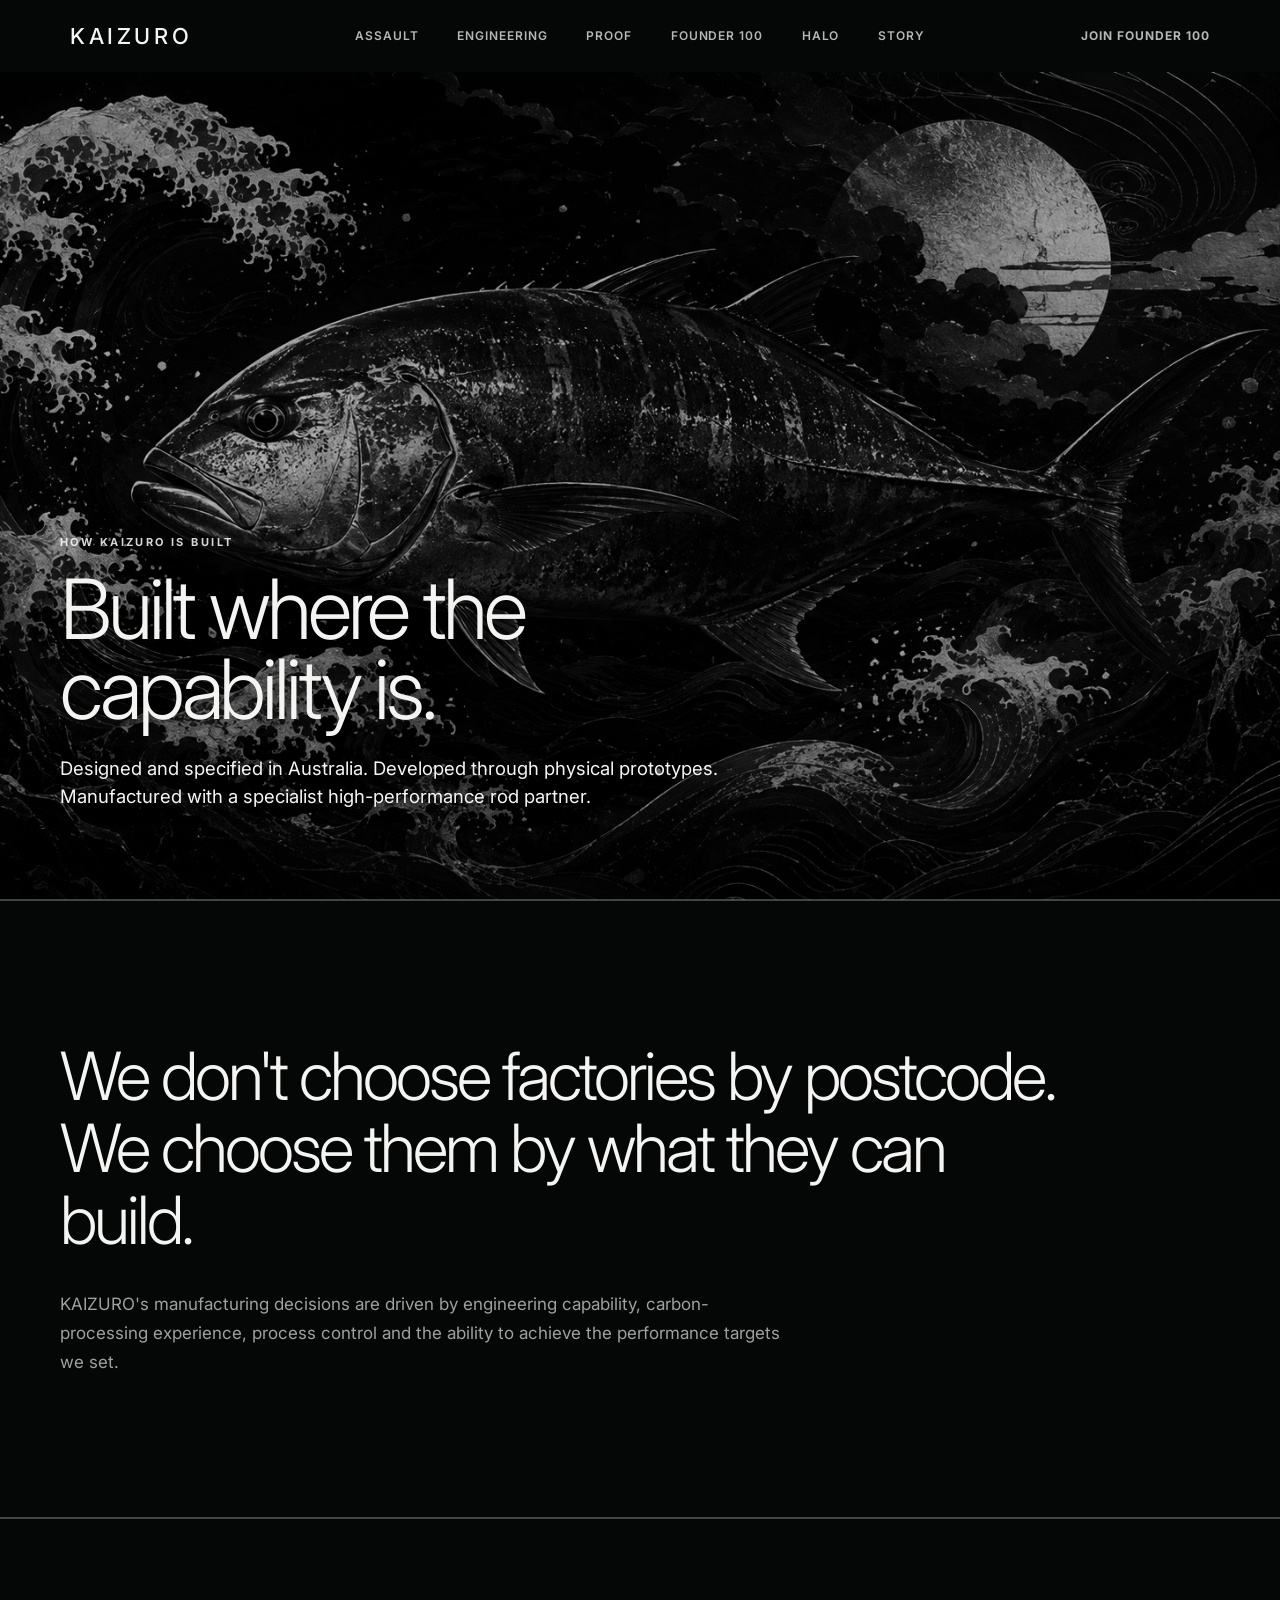
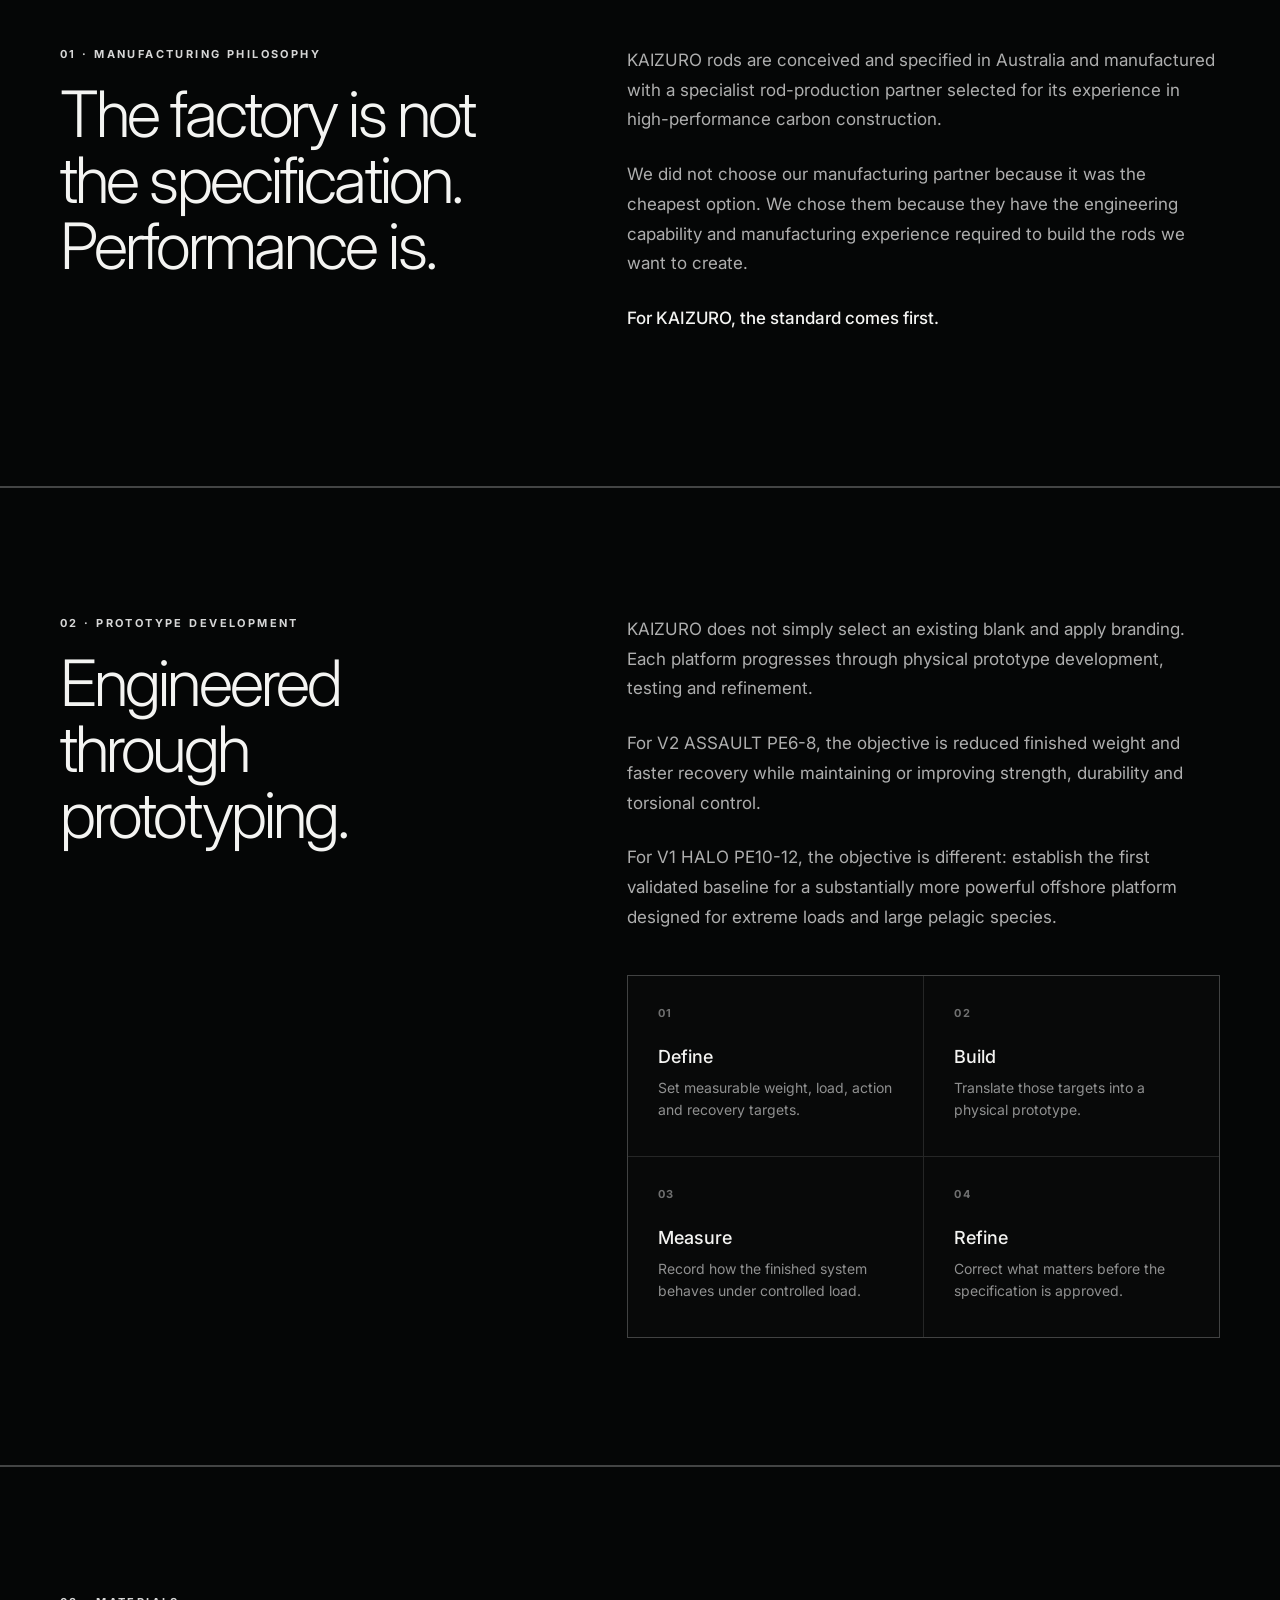
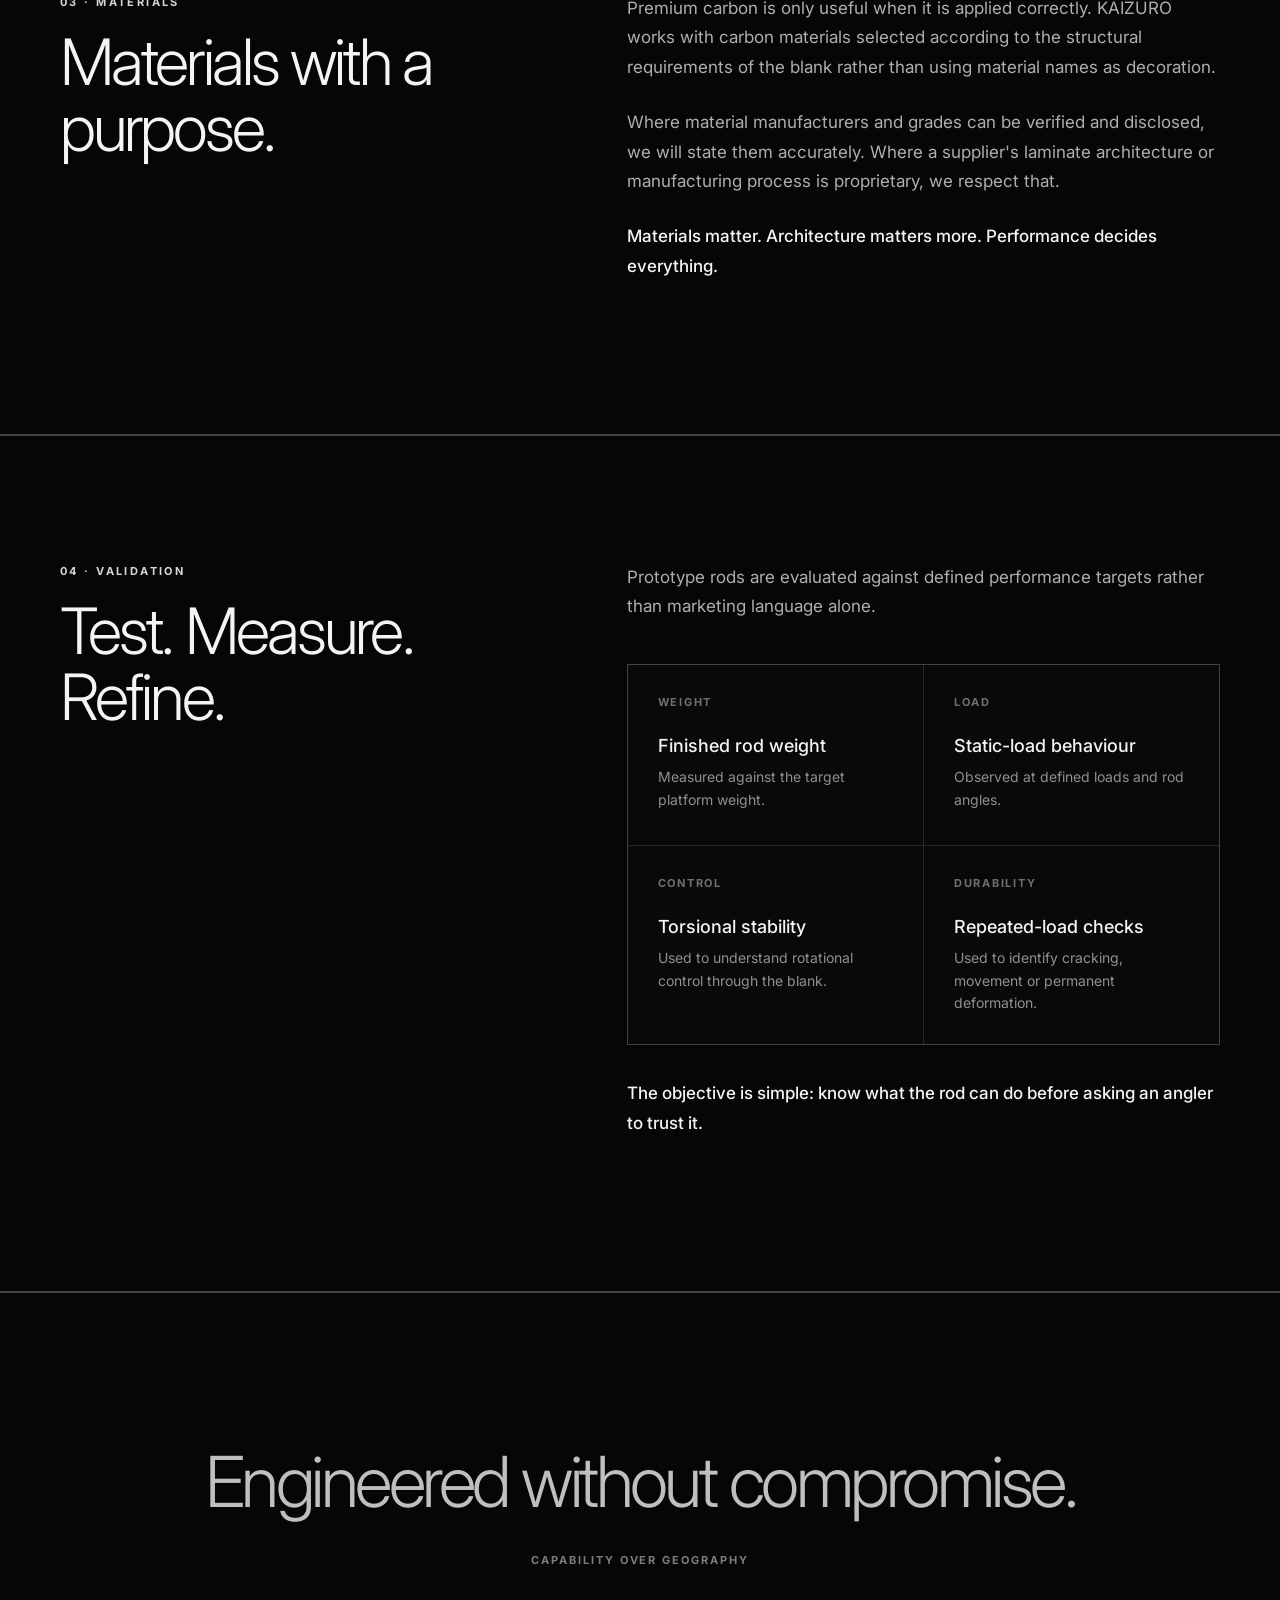
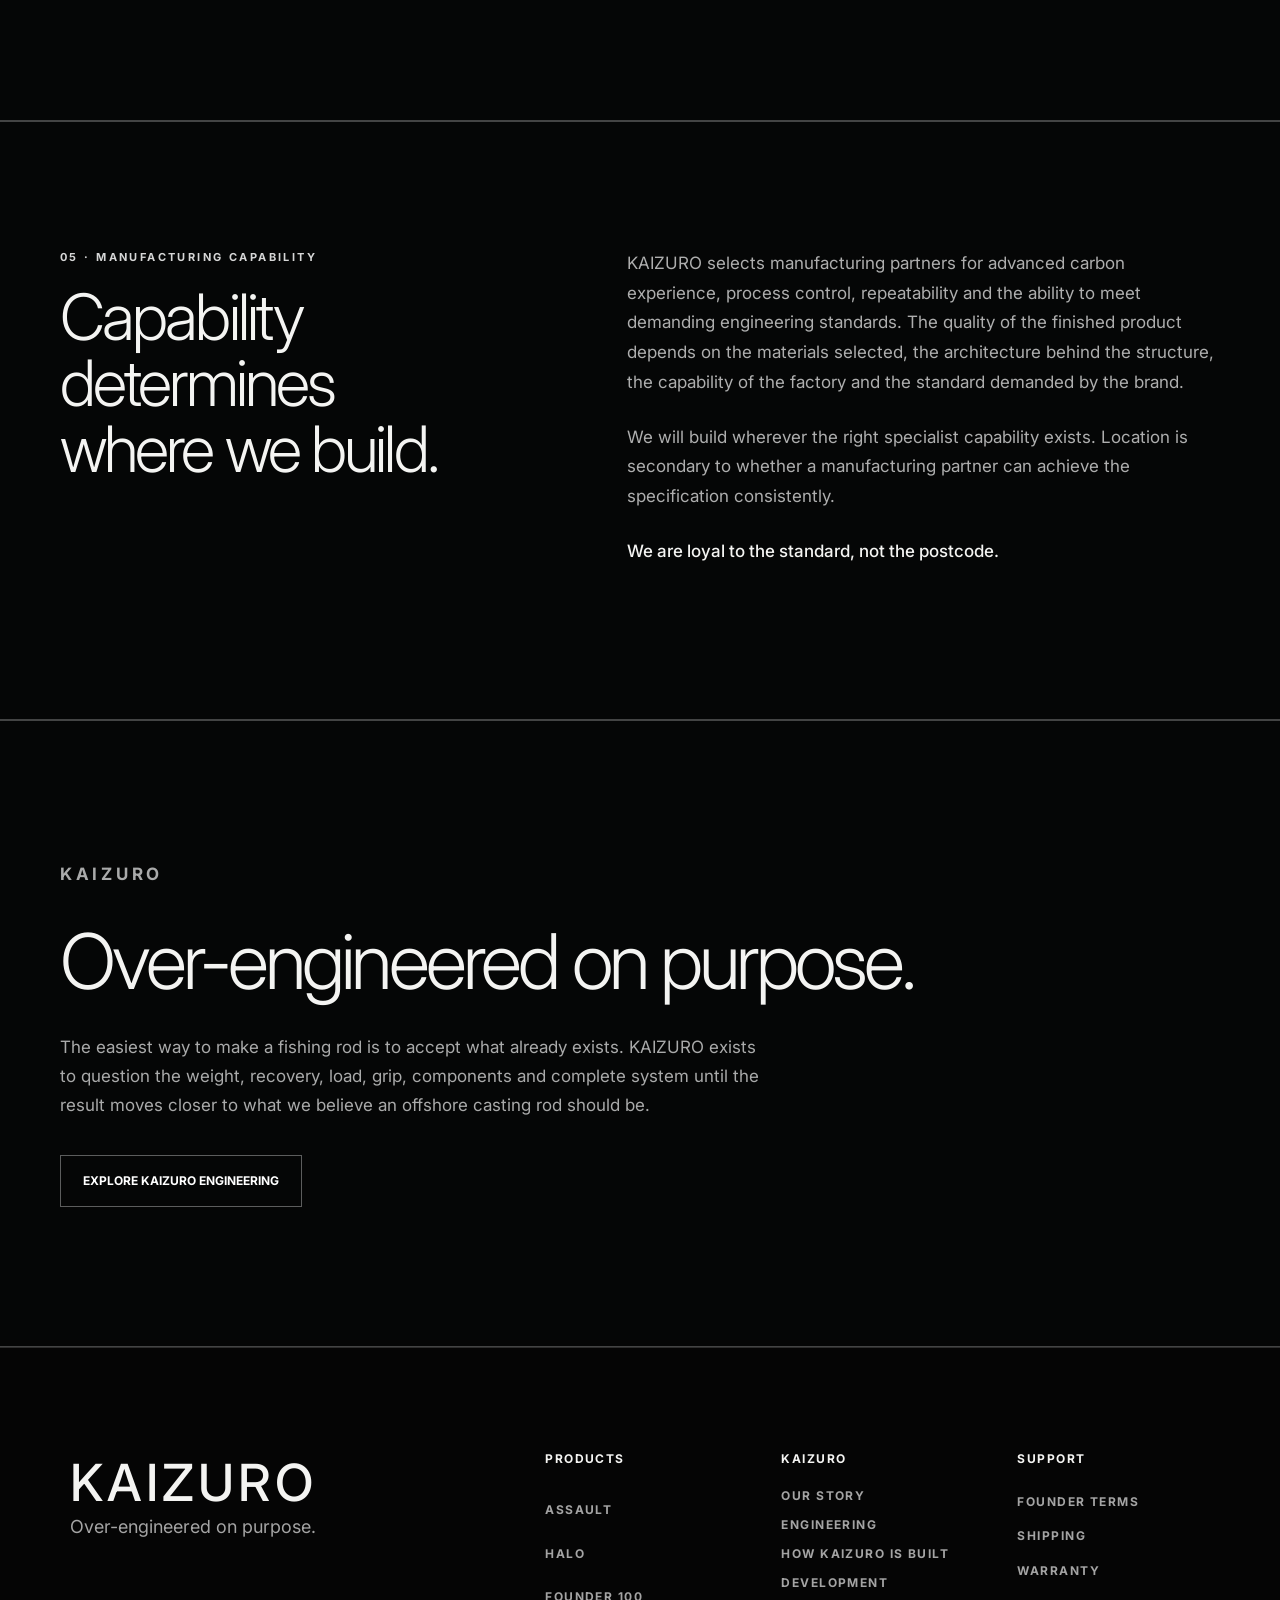
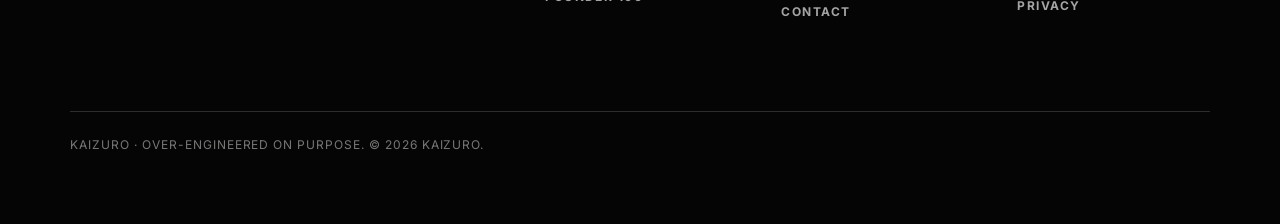
<file: how-kaizuro-is-built/index.html>
<!doctype html>
<html lang="en">
  <head>
    <meta charset="utf-8">
    <meta name="viewport" content="width=device-width, initial-scale=1">
    <meta name="description" content="How KAIZURO offshore fishing rods are designed in Australia, developed through physical prototypes, tested under load and manufactured with a specialist high-performance rod partner.">
    <title>How KAIZURO Fishing Rods Are Built | Offshore Rod Engineering</title>
    <link rel="preconnect" href="https://fonts.googleapis.com">
    <link rel="preconnect" href="https://fonts.gstatic.com" crossorigin>
    <link href="https://fonts.googleapis.com/css2?family=Inter:wght@300;400;500;600;700;800&display=swap" rel="stylesheet">
    <link rel="stylesheet" href="/styles.css?v=20260724-mobile-polish">
    <link rel="stylesheet" href="/styles/sections/06-halo-footer.css?v=20260724-mobile-polish">
    <link rel="stylesheet" href="/styles/mobile-polish.css?v=20260724-full-site-qa">
    <style>
      body{background:#050606;color:#f4f4f2}
      .built-main{padding-top:72px}
      .built-hero{position:relative;box-sizing:border-box;min-height:calc(100svh - 72px);display:flex;align-items:flex-end;padding:clamp(100px,10vw,150px) 0 clamp(62px,7vw,96px);border-bottom:1px solid rgba(255,255,255,.18);overflow:hidden;background:#050606}
      .built-hero-media{position:absolute;inset:0;width:100%;height:100%;object-fit:cover;object-position:center 46%;filter:grayscale(1) brightness(.82) contrast(1.04);z-index:0}
      .built-hero::before{content:"";position:absolute;inset:0;background:linear-gradient(90deg,rgba(0,0,0,.56) 0%,rgba(0,0,0,.42) 36%,rgba(0,0,0,.16) 64%,rgba(0,0,0,.12) 100%),linear-gradient(0deg,rgba(0,0,0,.26) 0%,rgba(0,0,0,0) 58%);pointer-events:none;z-index:1}
      .built-hero .built-wrap{position:relative;z-index:2}
      .built-wrap{width:min(1180px,calc(100% - 120px));margin:0 auto}
      .built-kicker{margin:0 0 18px;color:rgba(255,255,255,.84);font-size:11px;font-weight:700;letter-spacing:.22em;text-transform:uppercase}
      .built-hero h1{max-width:820px;margin:0;color:#f4f4f2;font-size:clamp(50px,6.5vw,92px);font-weight:300;line-height:.96;letter-spacing:-.05em;text-wrap:balance;text-shadow:0 3px 28px rgba(0,0,0,.72)}
      .built-hero .lead{max-width:670px;margin:26px 0 0;color:rgba(255,255,255,.96);font-size:clamp(17px,1.45vw,22px);line-height:1.5;text-shadow:0 2px 20px rgba(0,0,0,.8)}
      .built-statement{padding:clamp(88px,11vw,160px) 0;border-bottom:1px solid rgba(255,255,255,.16)}
      .built-statement blockquote{max-width:1000px;margin:0;font-size:clamp(35px,5.2vw,72px);font-weight:300;line-height:1.08;letter-spacing:-.045em}
      .built-statement p{max-width:720px;margin:34px 0 0;color:rgba(255,255,255,.62);font-size:17px;line-height:1.7}
      .built-section{padding:clamp(88px,10vw,145px) 0;border-bottom:1px solid rgba(255,255,255,.15)}
      .built-grid{display:grid;grid-template-columns:minmax(0,.85fr) minmax(0,1.15fr);gap:clamp(70px,10vw,150px);align-items:start}
      .built-section h2{max-width:560px;margin:0;font-size:clamp(42px,5vw,72px);font-weight:300;line-height:1.03;letter-spacing:-.045em}
      .built-copy{max-width:700px}
      .built-copy p{margin:0 0 25px;color:rgba(255,255,255,.68);font-size:17px;line-height:1.75}
      .built-copy strong{color:#f4f4f2;font-weight:500}
      .built-points{display:grid;grid-template-columns:repeat(2,minmax(0,1fr));gap:1px;margin-top:42px;background:rgba(255,255,255,.13);border:1px solid rgba(255,255,255,.13)}
      .built-point{min-height:180px;padding:30px;background:#080909}
      .built-point span{display:block;margin-bottom:26px;color:rgba(255,255,255,.42);font-size:11px;font-weight:700;letter-spacing:.16em}
      .built-point b{display:block;margin-bottom:10px;font-size:18px;font-weight:500}
      .built-point p{margin:0;color:rgba(255,255,255,.55);font-size:14px;line-height:1.6}
      .built-quote{padding:clamp(90px,12vw,180px) 0;text-align:center;border-bottom:1px solid rgba(255,255,255,.16)}
      .built-quote p{max-width:980px;margin:0 auto;font-size:clamp(38px,5.5vw,78px);font-weight:300;line-height:1.05;letter-spacing:-.05em}
      .built-quote small{display:block;margin-top:34px;color:rgba(255,255,255,.48);font-size:11px;font-weight:700;letter-spacing:.18em;text-transform:uppercase}
      .built-close{padding:clamp(90px,11vw,160px) 0}
      .built-close h2{max-width:900px;margin:0 0 34px;font-size:clamp(48px,6vw,88px);font-weight:300;line-height:.98;letter-spacing:-.05em}
      .built-close p{max-width:700px;margin:0 0 34px;color:rgba(255,255,255,.66);font-size:17px;line-height:1.72}
      .built-cta{display:inline-flex;align-items:center;justify-content:center;min-height:52px;padding:0 22px;border:1px solid rgba(255,255,255,.35);color:#fff;text-decoration:none;font-size:12px;font-weight:700;text-transform:uppercase}
      @media(max-width:900px){.built-wrap{width:min(100% - 44px,1180px)}.built-grid{grid-template-columns:1fr;gap:42px}.built-points{grid-template-columns:1fr}.built-main{padding-top:64px}.built-hero{min-height:calc(100svh - 64px);padding:96px 0 64px}.built-hero-media{object-position:45% center}.built-hero h1{font-size:clamp(48px,10vw,76px);max-width:720px}.built-hero .lead{max-width:620px}}
      @media(max-width:640px){.built-wrap{width:min(100% - 32px,1180px)}.built-hero{min-height:calc(100svh - 64px);padding:88px 0 48px}.built-hero-media{object-position:41% center;filter:grayscale(1) brightness(.72) contrast(1.05)}.built-hero::before{background:linear-gradient(180deg,rgba(0,0,0,.08) 0%,rgba(0,0,0,.16) 34%,rgba(0,0,0,.62) 72%,rgba(0,0,0,.76) 100%)}.built-hero h1{font-size:clamp(46px,13vw,62px);line-height:.98}.built-hero .lead{margin-top:22px;font-size:17px;line-height:1.48}.built-section,.built-statement,.built-close{padding:74px 0}.built-point{min-height:0}.built-cta{width:100%}}
    </style>
  </head>
  <body>
    <header class="site-header" data-site-header>
      <a class="brand-word" href="/#purpose" aria-label="KAIZURO home">KAIZURO</a>
      <nav class="desktop-nav" aria-label="Primary navigation">
        <a href="/#assault">ASSAULT</a>
        <a href="/#details">Engineering</a>
        <a href="/#proof">Proof</a>
        <a href="/#founder">Founder 100</a>
        <a href="/#halo">HALO</a>
        <a href="/#story">Story</a>
      </nav>
      <a class="nav-action" href="/#founder-deposit">Join Founder 100</a>
      <button class="menu-toggle" type="button" aria-label="Open menu" aria-expanded="false" data-menu-toggle><span></span><span></span></button>
    </header>

    <nav class="mobile-menu" aria-label="Mobile navigation" data-mobile-menu>
      <a href="/#purpose">Brand Purpose</a>
      <a href="/#assault">ASSAULT</a>
      <a href="/#details">Engineering</a>
      <a href="/#proof">Physical Proof</a>
      <a href="/#evolution">Prototype Evolution</a>
      <a href="/#founder">Founder 100</a>
      <a href="/#halo">HALO</a>
    </nav>

    <main class="built-main">
      <section class="built-hero">
        <img class="built-hero-media" src="/assets/kaizuro-site/AA59F765-F210-4454-B8BB-364E0ED42E3A.jpeg" alt="KAIZURO tuna artwork" fetchpriority="high">
        <div class="built-wrap">
          <p class="built-kicker">How KAIZURO Is Built</p>
          <h1>Built where the capability is.</h1>
          <p class="lead">Designed and specified in Australia. Developed through physical prototypes. Manufactured with a specialist high-performance rod partner.</p>
        </div>
      </section>

      <section class="built-statement">
        <div class="built-wrap">
          <blockquote>We don't choose factories by postcode. We choose them by what they can build.</blockquote>
          <p>KAIZURO's manufacturing decisions are driven by engineering capability, carbon-processing experience, process control and the ability to achieve the performance targets we set.</p>
        </div>
      </section>

      <section class="built-section">
        <div class="built-wrap built-grid">
          <div><p class="built-kicker">01 · Manufacturing Philosophy</p><h2>The factory is not the specification. Performance is.</h2></div>
          <div class="built-copy">
            <p>KAIZURO rods are conceived and specified in Australia and manufactured with a specialist rod-production partner selected for its experience in high-performance carbon construction.</p>
            <p>We did not choose our manufacturing partner because it was the cheapest option. We chose them because they have the engineering capability and manufacturing experience required to build the rods we want to create.</p>
            <p><strong>For KAIZURO, the standard comes first.</strong></p>
          </div>
        </div>
      </section>

      <section class="built-section">
        <div class="built-wrap built-grid">
          <div><p class="built-kicker">02 · Prototype Development</p><h2>Engineered through prototyping.</h2></div>
          <div class="built-copy">
            <p>KAIZURO does not simply select an existing blank and apply branding. Each platform progresses through physical prototype development, testing and refinement.</p>
            <p>For V2 ASSAULT PE6-8, the objective is reduced finished weight and faster recovery while maintaining or improving strength, durability and torsional control.</p>
            <p>For V1 HALO PE10-12, the objective is different: establish the first validated baseline for a substantially more powerful offshore platform designed for extreme loads and large pelagic species.</p>
            <div class="built-points">
              <article class="built-point"><span>01</span><b>Define</b><p>Set measurable weight, load, action and recovery targets.</p></article>
              <article class="built-point"><span>02</span><b>Build</b><p>Translate those targets into a physical prototype.</p></article>
              <article class="built-point"><span>03</span><b>Measure</b><p>Record how the finished system behaves under controlled load.</p></article>
              <article class="built-point"><span>04</span><b>Refine</b><p>Correct what matters before the specification is approved.</p></article>
            </div>
          </div>
        </div>
      </section>

      <section class="built-section">
        <div class="built-wrap built-grid">
          <div><p class="built-kicker">03 · Materials</p><h2>Materials with a purpose.</h2></div>
          <div class="built-copy">
            <p>Premium carbon is only useful when it is applied correctly. KAIZURO works with carbon materials selected according to the structural requirements of the blank rather than using material names as decoration.</p>
            <p>Where material manufacturers and grades can be verified and disclosed, we will state them accurately. Where a supplier's laminate architecture or manufacturing process is proprietary, we respect that.</p>
            <p><strong>Materials matter. Architecture matters more. Performance decides everything.</strong></p>
          </div>
        </div>
      </section>

      <section class="built-section">
        <div class="built-wrap built-grid">
          <div><p class="built-kicker">04 · Validation</p><h2>Test. Measure. Refine.</h2></div>
          <div class="built-copy">
            <p>Prototype rods are evaluated against defined performance targets rather than marketing language alone.</p>
            <div class="built-points">
              <article class="built-point"><span>WEIGHT</span><b>Finished rod weight</b><p>Measured against the target platform weight.</p></article>
              <article class="built-point"><span>LOAD</span><b>Static-load behaviour</b><p>Observed at defined loads and rod angles.</p></article>
              <article class="built-point"><span>CONTROL</span><b>Torsional stability</b><p>Used to understand rotational control through the blank.</p></article>
              <article class="built-point"><span>DURABILITY</span><b>Repeated-load checks</b><p>Used to identify cracking, movement or permanent deformation.</p></article>
            </div>
            <p style="margin-top:34px"><strong>The objective is simple: know what the rod can do before asking an angler to trust it.</strong></p>
          </div>
        </div>
      </section>

      <section class="built-quote"><div class="built-wrap"><p>Engineered without compromise.</p><small>Capability over geography</small></div></section>

      <section class="built-section">
        <div class="built-wrap built-grid">
          <div><p class="built-kicker">05 · Manufacturing Capability</p><h2>Capability determines where we build.</h2></div>
          <div class="built-copy">
            <p>KAIZURO selects manufacturing partners for advanced carbon experience, process control, repeatability and the ability to meet demanding engineering standards. The quality of the finished product depends on the materials selected, the architecture behind the structure, the capability of the factory and the standard demanded by the brand.</p>
            <p>We will build wherever the right specialist capability exists. Location is secondary to whether a manufacturing partner can achieve the specification consistently.</p>
            <p><strong>We are loyal to the standard, not the postcode.</strong></p>
          </div>
        </div>
      </section>

      <section class="built-close">
        <div class="built-wrap">
          <p class="built-kicker">KAIZURO</p>
          <h2>Over-engineered on purpose.</h2>
          <p>The easiest way to make a fishing rod is to accept what already exists. KAIZURO exists to question the weight, recovery, load, grip, components and complete system until the result moves closer to what we believe an offshore casting rod should be.</p>
          <a class="built-cta" href="/#details">Explore KAIZURO Engineering</a>
        </div>
      </section>
    </main>

    <footer class="site-footer">
      <div class="footer-brand"><strong>KAIZURO</strong><p>Over-engineered on purpose.</p></div>
      <div class="footer-links">
        <nav aria-label="Products"><b>Products</b><a href="/#assault">ASSAULT</a><a href="/#halo">HALO</a><a href="/#founder">Founder 100</a></nav>
        <nav aria-label="KAIZURO"><b>KAIZURO</b><a href="/#story">Our Story</a><a href="/#details">Engineering</a><a href="/how-kaizuro-is-built/">How KAIZURO Is Built</a><a href="/#evolution">Development</a><a href="mailto:info@kaizuro.com">Contact</a></nav>
        <nav aria-label="Support"><b>Support</b><a href="/#terms-title">Founder Terms</a><a href="mailto:info@kaizuro.com?subject=Shipping">Shipping</a><a href="mailto:info@kaizuro.com?subject=Warranty">Warranty</a><a href="mailto:info@kaizuro.com?subject=Privacy">Privacy</a></nav>
      </div>
      <p class="footer-bottom">KAIZURO · Over-engineered on purpose. © 2026 KAIZURO.</p>
    </footer>

    <script>
      const header=document.querySelector('[data-site-header]');
      const toggle=document.querySelector('[data-menu-toggle]');
      const menu=document.querySelector('[data-mobile-menu]');
      const setHeader=()=>header?.classList.toggle('scrolled',window.scrollY>18);
      window.addEventListener('scroll',setHeader,{passive:true});setHeader();
      toggle?.addEventListener('click',()=>{const open=!menu.classList.contains('open');menu.classList.toggle('open',open);header.classList.toggle('menu-open',open);toggle.setAttribute('aria-expanded',String(open));});
      menu?.addEventListener('click',e=>{if(e.target.closest('a')){menu.classList.remove('open');header.classList.remove('menu-open');toggle?.setAttribute('aria-expanded','false');}});
    </script>
  </body>
</html>
</file>
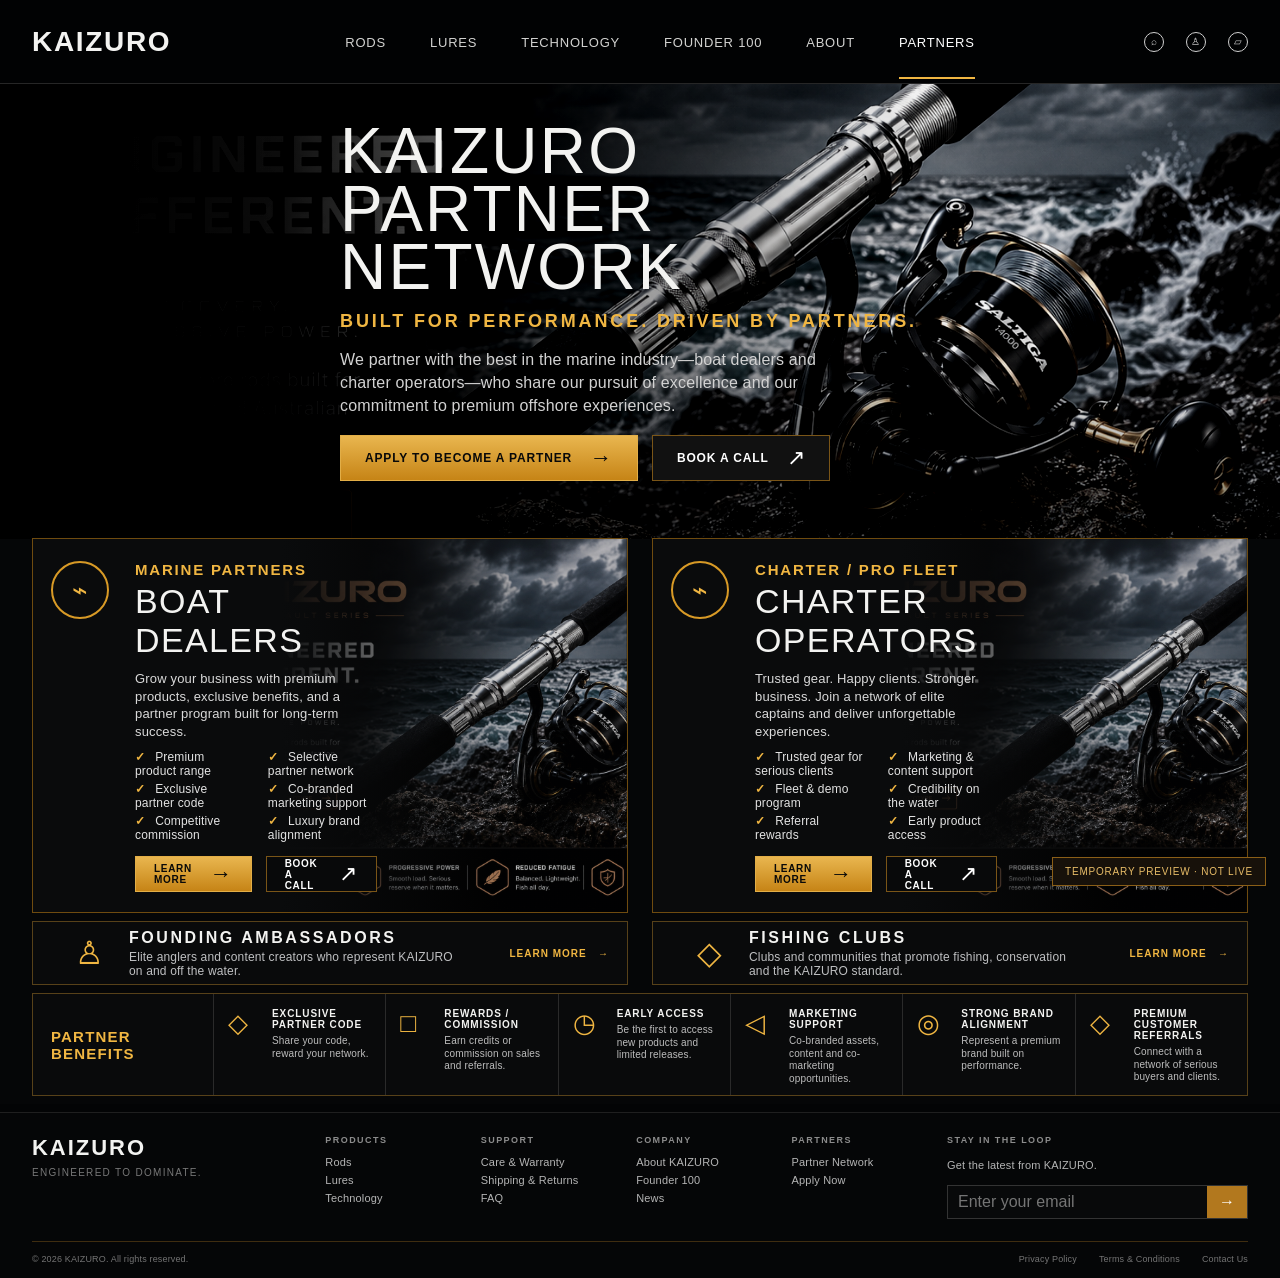
<file: partners-temp/index.html>
<!doctype html>
<html lang="en">
<head>
  <meta charset="utf-8">
  <meta name="viewport" content="width=device-width, initial-scale=1">
  <meta name="robots" content="noindex,nofollow">
  <title>KAIZURO Partner Network — Temporary Preview</title>
  <style>
    :root{--bg:#060708;--panel:#0a0b0c;--panel2:#0d0f11;--text:#f3f3f1;--muted:#a8aaad;--line:#3a2c13;--gold:#d89a26;--gold2:#f0b642;--max:1510px}
    *{box-sizing:border-box}html{scroll-behavior:smooth}body{margin:0;background:#030405;color:var(--text);font-family:Arial,Helvetica,sans-serif;letter-spacing:.01em}a{color:inherit;text-decoration:none}button,input{font:inherit}.wrap{width:min(calc(100% - 64px),var(--max));margin:auto}
    .site-header{height:84px;background:rgba(2,3,4,.98);border-bottom:1px solid #262626;display:flex;align-items:center;position:sticky;top:0;z-index:20}.header-inner{width:min(calc(100% - 64px),var(--max));margin:auto;display:grid;grid-template-columns:230px 1fr 190px;align-items:center;gap:28px}.brand{font-size:28px;font-weight:900;letter-spacing:.06em}.nav{display:flex;justify-content:center;gap:44px;font-size:13px;letter-spacing:.06em;text-transform:uppercase;color:#d2d2d0}.nav a{padding:30px 0 27px;border-bottom:2px solid transparent}.nav a.active{border-color:var(--gold2);color:#fff}.tools{display:flex;justify-content:flex-end;gap:22px;color:#ddd}.tool{width:20px;height:20px;border:1.5px solid #d0d0d0;border-radius:50%;display:grid;place-items:center;font-size:10px}.menu{display:none}
    .hero{min-height:455px;position:relative;overflow:hidden;background:#08090a}.hero:before{content:"";position:absolute;inset:0;background-image:linear-gradient(90deg,rgba(0,0,0,.98) 0%,rgba(0,0,0,.90) 22%,rgba(0,0,0,.43) 48%,rgba(0,0,0,.08) 73%),linear-gradient(0deg,rgba(0,0,0,.5),transparent 38%),url('../assets/kaizuro-site/concepts/kaizuro-offshore-hero-concept.png');background-size:cover;background-position:center 44%;filter:saturate(.65) contrast(1.12)}.hero-inner{position:relative;z-index:2;padding:38px 0 28px;max-width:600px}.hero h1{font-family:Impact,Arial Black,sans-serif;font-weight:500;font-size:clamp(58px,5vw,82px);line-height:.91;letter-spacing:.035em;margin:0 0 14px}.hero-kicker{font-size:18px;text-transform:uppercase;color:var(--gold2);font-weight:800;letter-spacing:.16em;margin:0 0 16px}.hero-copy{max-width:520px;color:#d2d2d2;font-size:16px;line-height:1.45;margin:0 0 18px}.actions{display:flex;gap:14px;flex-wrap:wrap}.btn{min-height:46px;padding:0 24px;display:inline-flex;align-items:center;justify-content:center;gap:18px;text-transform:uppercase;font-size:12px;font-weight:800;letter-spacing:.07em;border:1px solid #7a5517;background:#111;color:#fff}.btn.primary{background:linear-gradient(180deg,#e9b64f,#c68416);color:#090909;border-color:#e2ae47}.btn span{font-size:22px;font-weight:400}
    .partner-grid{margin-top:-1px;padding:0 0 8px;background:#050607}.main-cards{display:grid;grid-template-columns:1fr 1fr;gap:24px}.partner-card{position:relative;min-height:225px;border:1px solid #6f4b0f;background:#0a0b0c;overflow:hidden;padding:22px 42% 20px 102px}.partner-card:before{content:"";position:absolute;inset:0 0 0 42%;background-image:linear-gradient(90deg,#0a0b0c 0%,rgba(10,11,12,.63) 24%,rgba(10,11,12,.08) 65%),url('../assets/kaizuro-site/concepts/kaizuro-offshore-hero-concept.png');background-size:cover;background-position:center;opacity:.9}.partner-card>*{position:relative;z-index:2}.round-icon{position:absolute;left:18px;top:22px;width:58px;height:58px;border:2px solid var(--gold);border-radius:50%;display:grid;place-items:center;color:var(--gold2);font-size:26px}.eyebrow{color:var(--gold2);text-transform:uppercase;font-weight:800;font-size:15px;letter-spacing:.12em;margin:0 0 4px}.partner-card h2{font-family:Impact,Arial Black,sans-serif;font-weight:500;font-size:34px;letter-spacing:.04em;margin:0 0 10px}.partner-card .lead{color:#dadada;font-size:13px;line-height:1.35;max-width:360px;margin:0 0 10px}.benefits{display:grid;grid-template-columns:1fr 1fr;gap:4px 24px;margin:0 0 14px;padding:0;list-style:none;color:#e3e3e3;font-size:12px}.benefits li:before{content:"✓";color:var(--gold2);font-weight:900;margin-right:10px}.card-actions{display:flex;gap:14px}.card-actions .btn{min-height:36px;padding:0 18px;font-size:10px}.card-actions .btn.secondary{background:#08090a}
    .minor-grid{display:grid;grid-template-columns:1fr 1fr;gap:24px;margin-top:8px}.minor-card{min-height:64px;border:1px solid #574119;background:#090a0b;display:grid;grid-template-columns:78px 1fr 150px;align-items:center;padding:0 18px}.minor-icon{font-size:32px;color:var(--gold2);text-align:center}.minor-card h3{margin:0 0 3px;text-transform:uppercase;letter-spacing:.16em;font-size:16px}.minor-card p{margin:0;color:#bfc0c2;font-size:12px}.minor-link{color:var(--gold2);font-size:10px;font-weight:800;text-transform:uppercase;letter-spacing:.1em;text-align:right}
    .benefit-rail{margin:8px auto 0;border:1px solid #574119;background:#090a0b;display:grid;grid-template-columns:180px repeat(6,1fr);min-height:82px}.rail-title{display:flex;align-items:center;padding:0 18px;font-size:15px;color:var(--gold2);font-weight:900;text-transform:uppercase;letter-spacing:.08em}.rail-item{border-left:1px solid #2a2a2a;padding:14px 14px 10px;display:grid;grid-template-columns:34px 1fr;gap:10px;align-items:start}.rail-icon{font-size:26px;color:var(--gold2)}.rail-item strong{display:block;font-size:10px;text-transform:uppercase;letter-spacing:.09em;margin-bottom:5px}.rail-item span{display:block;color:#bdbdbd;font-size:10px;line-height:1.25}
    footer{border-top:1px solid #1f1f1f;margin-top:8px;padding:22px 0 0;background:#050607}.footer-grid{display:grid;grid-template-columns:2.1fr repeat(4,1fr) 2.4fr;gap:30px;padding-bottom:22px}.footer-brand{font-size:22px;font-weight:900;letter-spacing:.09em}.footer-tag{font-size:10px;color:#777;letter-spacing:.13em;text-transform:uppercase;margin-top:6px}.footer-col h4,.newsletter h4{font-size:9px;text-transform:uppercase;letter-spacing:.16em;color:#8c8c8c;margin:0 0 8px}.footer-col a,.newsletter p{display:block;color:#b5b5b5;font-size:11px;line-height:1.65}.social{display:flex;gap:15px;font-size:20px}.newsletter-box{height:34px;border:1px solid #333;display:grid;grid-template-columns:1fr 40px;margin-top:6px}.newsletter-box input{background:#08090a;border:0;padding:0 10px;color:#eee}.newsletter-box button{border:0;background:#b2781e;color:#fff}.legal{border-top:1px solid #3f2d10;display:flex;justify-content:space-between;gap:24px;padding:12px 0 14px;color:#747474;font-size:9px}.legal-links{display:flex;gap:22px}
    .preview-note{position:fixed;right:14px;bottom:14px;z-index:50;background:#17110a;border:1px solid #8a5e17;color:#e8bd68;padding:8px 12px;font-size:10px;text-transform:uppercase;letter-spacing:.08em}
    @media(max-width:1180px){.wrap,.header-inner{width:min(calc(100% - 36px),var(--max))}.header-inner{grid-template-columns:200px 1fr 120px}.nav{gap:24px}.hero{min-height:420px}.partner-card{padding-left:88px;padding-right:30%}.benefits{grid-template-columns:1fr}.benefit-rail{grid-template-columns:160px repeat(3,1fr)}.rail-item:nth-child(n+5){border-top:1px solid #292929}.footer-grid{grid-template-columns:1.5fr repeat(3,1fr) 2fr}.footer-col:nth-of-type(4){display:none}}
    @media(max-width:900px){.site-header{height:72px}.header-inner{grid-template-columns:1fr auto}.nav,.tools{display:none}.menu{display:flex;flex-direction:column;gap:5px}.menu span{width:24px;height:2px;background:#ddd}.hero:before{background-image:linear-gradient(90deg,rgba(0,0,0,.94),rgba(0,0,0,.42)),url('../assets/kaizuro-site/concepts/kaizuro-offshore-hero-concept.png');background-position:center}.hero-inner{max-width:560px;padding-top:52px}.main-cards{grid-template-columns:1fr}.partner-card{min-height:240px}.minor-grid{grid-template-columns:1fr}.benefit-rail{grid-template-columns:1fr 1fr}.rail-title{grid-column:1/-1;min-height:54px;border-bottom:1px solid #292929}.rail-item{border-left:0;border-right:1px solid #292929;border-bottom:1px solid #292929}.footer-grid{grid-template-columns:1.5fr 1fr 1fr}.newsletter{grid-column:1/-1}.legal{flex-direction:column;gap:7px}}
    @media(max-width:620px){.wrap,.header-inner{width:min(calc(100% - 24px),var(--max))}.site-header{height:64px}.brand{font-size:23px}.hero{min-height:560px}.hero:before{background-image:linear-gradient(180deg,rgba(0,0,0,.38) 0%,rgba(0,0,0,.72) 48%,#050607 88%),url('../assets/kaizuro-site/concepts/kaizuro-offshore-hero-concept.png');background-position:60% center}.hero-inner{padding-top:250px;max-width:none}.hero h1{font-size:50px}.hero-kicker{font-size:13px}.hero-copy{font-size:14px}.actions{display:grid;grid-template-columns:1fr}.btn{width:100%}.partner-grid{padding-top:8px}.main-cards{gap:10px}.partner-card{padding:88px 18px 18px;min-height:430px}.partner-card:before{inset:0 0 52% 0;background-image:linear-gradient(180deg,rgba(0,0,0,.04),#0a0b0c 92%),url('../assets/kaizuro-site/concepts/kaizuro-offshore-hero-concept.png')}.round-icon{left:18px;top:185px;width:52px;height:52px}.partner-card .eyebrow{margin-left:64px}.partner-card h2{font-size:31px}.benefits{grid-template-columns:1fr}.card-actions{display:grid;grid-template-columns:1fr 1fr}.minor-card{grid-template-columns:54px 1fr;min-height:96px;padding:12px}.minor-link{grid-column:2;text-align:left;margin-top:8px}.benefit-rail{grid-template-columns:1fr}.rail-item{border-right:0}.footer-grid{grid-template-columns:1fr 1fr}.footer-brand-wrap,.newsletter{grid-column:1/-1}.legal-links{flex-wrap:wrap}.preview-note{font-size:8px}}
  </style>
</head>
<body>
  <div class="preview-note">Temporary preview · not live</div>
  <header class="site-header">
    <div class="header-inner">
      <a class="brand" href="#">KAIZURO</a>
      <nav class="nav" aria-label="Primary">
        <a href="#">Rods</a><a href="#">Lures</a><a href="#">Technology</a><a href="#">Founder 100</a><a href="#">About</a><a class="active" href="#">Partners</a>
      </nav>
      <div class="tools" aria-hidden="true"><span class="tool">⌕</span><span class="tool">♙</span><span class="tool">▱</span></div>
      <div class="menu" aria-label="Menu"><span></span><span></span><span></span></div>
    </div>
  </header>

  <main>
    <section class="hero">
      <div class="wrap hero-inner">
        <h1>KAIZURO<br>PARTNER NETWORK</h1>
        <p class="hero-kicker">Built for performance. Driven by partners.</p>
        <p class="hero-copy">We partner with the best in the marine industry—boat dealers and charter operators—who share our pursuit of excellence and our commitment to premium offshore experiences.</p>
        <div class="actions"><a class="btn primary" href="#apply">Apply to become a partner <span>→</span></a><a class="btn" href="#contact">Book a call <span>↗</span></a></div>
      </div>
    </section>

    <section class="partner-grid">
      <div class="wrap">
        <div class="main-cards">
          <article class="partner-card">
            <div class="round-icon">⌁</div>
            <p class="eyebrow">Marine Partners</p><h2>BOAT DEALERS</h2>
            <p class="lead">Grow your business with premium products, exclusive benefits, and a partner program built for long-term success.</p>
            <ul class="benefits"><li>Premium product range</li><li>Selective partner network</li><li>Exclusive partner code</li><li>Co-branded marketing support</li><li>Competitive commission</li><li>Luxury brand alignment</li></ul>
            <div class="card-actions"><a class="btn primary" href="#">Learn more <span>→</span></a><a class="btn secondary" href="#">Book a call <span>↗</span></a></div>
          </article>
          <article class="partner-card">
            <div class="round-icon">⌁</div>
            <p class="eyebrow">Charter / Pro Fleet</p><h2>CHARTER OPERATORS</h2>
            <p class="lead">Trusted gear. Happy clients. Stronger business. Join a network of elite captains and deliver unforgettable experiences.</p>
            <ul class="benefits"><li>Trusted gear for serious clients</li><li>Marketing & content support</li><li>Fleet & demo program</li><li>Credibility on the water</li><li>Referral rewards</li><li>Early product access</li></ul>
            <div class="card-actions"><a class="btn primary" href="#">Learn more <span>→</span></a><a class="btn secondary" href="#">Book a call <span>↗</span></a></div>
          </article>
        </div>

        <div class="minor-grid">
          <article class="minor-card"><div class="minor-icon">♙</div><div><h3>Founding Ambassadors</h3><p>Elite anglers and content creators who represent KAIZURO on and off the water.</p></div><a class="minor-link" href="#">Learn more &nbsp; →</a></article>
          <article class="minor-card"><div class="minor-icon">◇</div><div><h3>Fishing Clubs</h3><p>Clubs and communities that promote fishing, conservation and the KAIZURO standard.</p></div><a class="minor-link" href="#">Learn more &nbsp; →</a></article>
        </div>

        <section class="benefit-rail" aria-label="Partner benefits">
          <div class="rail-title">Partner Benefits</div>
          <div class="rail-item"><div class="rail-icon">◇</div><div><strong>Exclusive partner code</strong><span>Share your code, reward your network.</span></div></div>
          <div class="rail-item"><div class="rail-icon">□</div><div><strong>Rewards / commission</strong><span>Earn credits or commission on sales and referrals.</span></div></div>
          <div class="rail-item"><div class="rail-icon">◷</div><div><strong>Early access</strong><span>Be the first to access new products and limited releases.</span></div></div>
          <div class="rail-item"><div class="rail-icon">◁</div><div><strong>Marketing support</strong><span>Co-branded assets, content and co-marketing opportunities.</span></div></div>
          <div class="rail-item"><div class="rail-icon">◎</div><div><strong>Strong brand alignment</strong><span>Represent a premium brand built on performance.</span></div></div>
          <div class="rail-item"><div class="rail-icon">◇</div><div><strong>Premium customer referrals</strong><span>Connect with a network of serious buyers and clients.</span></div></div>
        </section>
      </div>
    </section>
  </main>

  <footer>
    <div class="wrap footer-grid">
      <div class="footer-brand-wrap"><div class="footer-brand">KAIZURO</div><div class="footer-tag">Engineered to dominate.</div></div>
      <div class="footer-col"><h4>Products</h4><a href="#">Rods</a><a href="#">Lures</a><a href="#">Technology</a></div>
      <div class="footer-col"><h4>Support</h4><a href="#">Care & Warranty</a><a href="#">Shipping & Returns</a><a href="#">FAQ</a></div>
      <div class="footer-col"><h4>Company</h4><a href="#">About KAIZURO</a><a href="#">Founder 100</a><a href="#">News</a></div>
      <div class="footer-col"><h4>Partners</h4><a href="#">Partner Network</a><a href="#">Apply Now</a></div>
      <div class="newsletter"><h4>Stay in the loop</h4><p>Get the latest from KAIZURO.</p><div class="newsletter-box"><input aria-label="Email" placeholder="Enter your email"><button aria-label="Submit">→</button></div></div>
    </div>
    <div class="wrap legal"><span>© 2026 KAIZURO. All rights reserved.</span><span class="legal-links"><a href="#">Privacy Policy</a><a href="#">Terms & Conditions</a><a href="#">Contact Us</a></span></div>
  </footer>
</body>
</html>
</file>
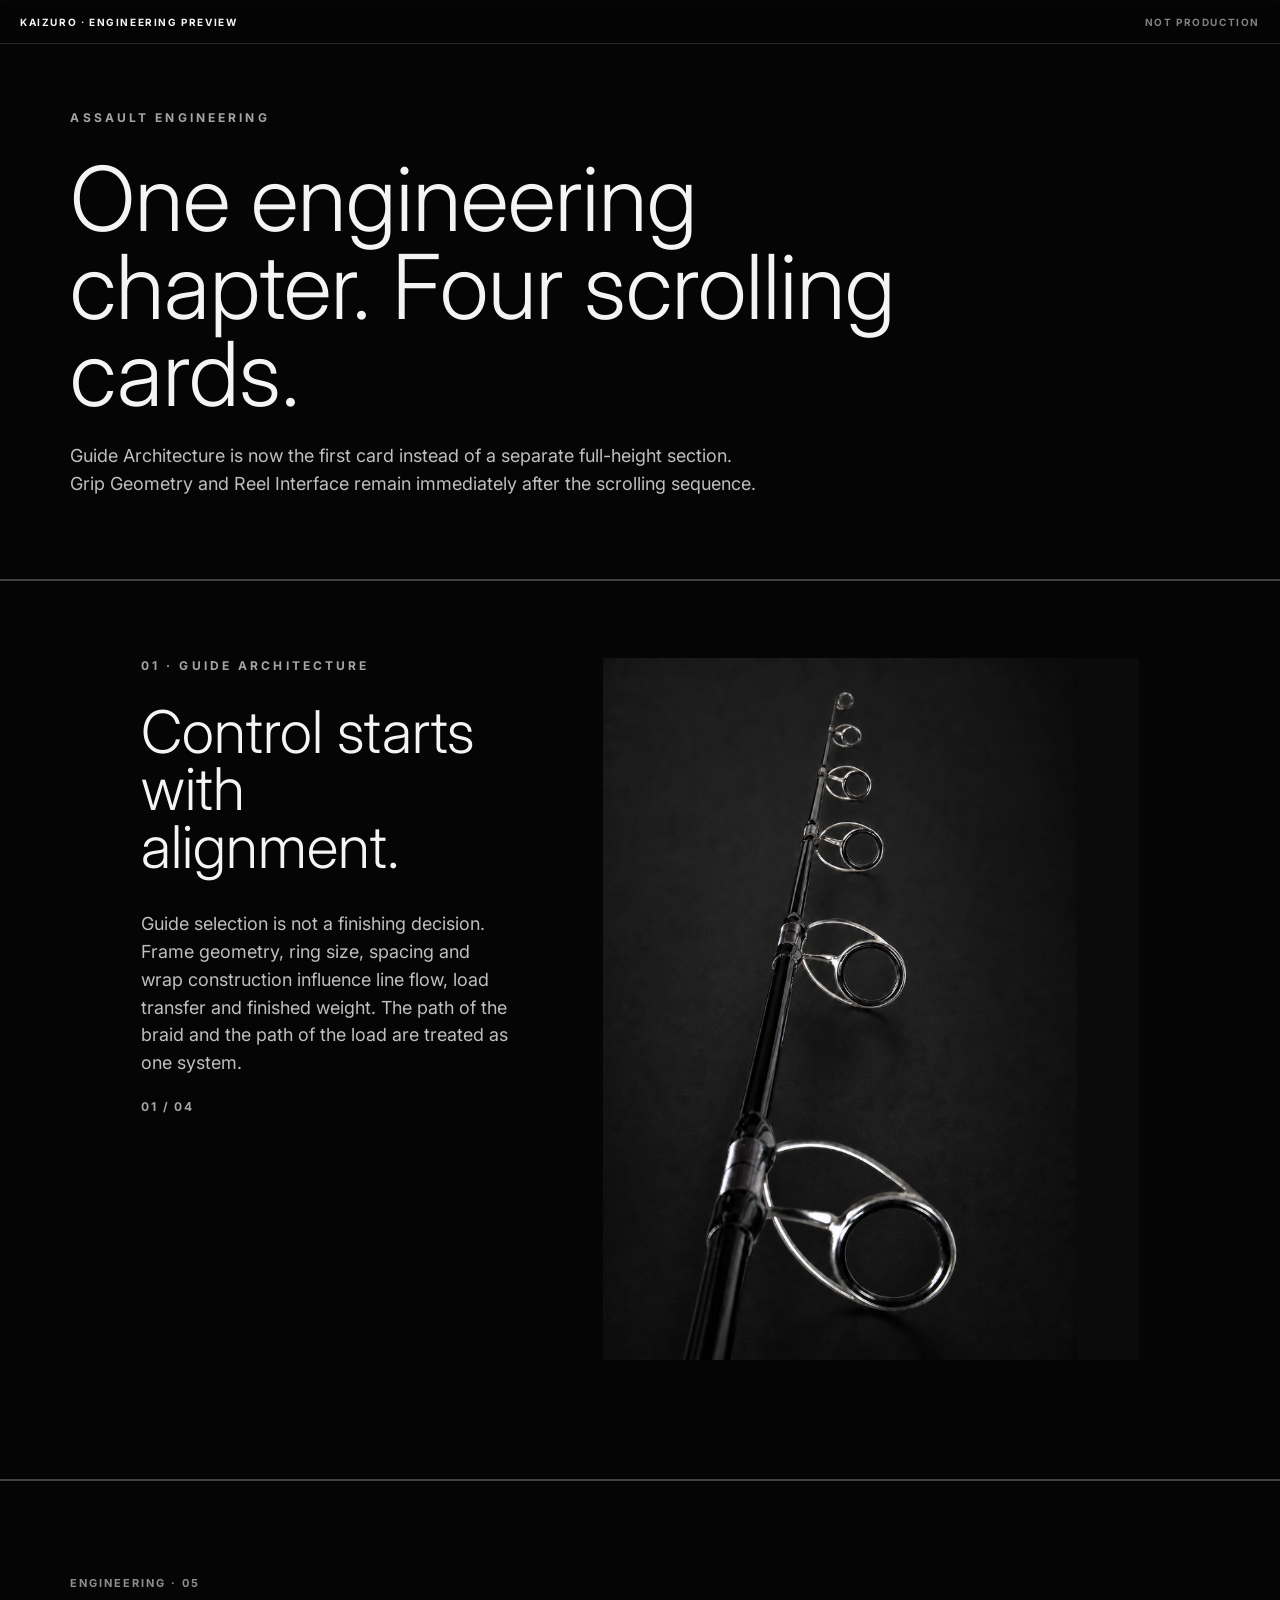
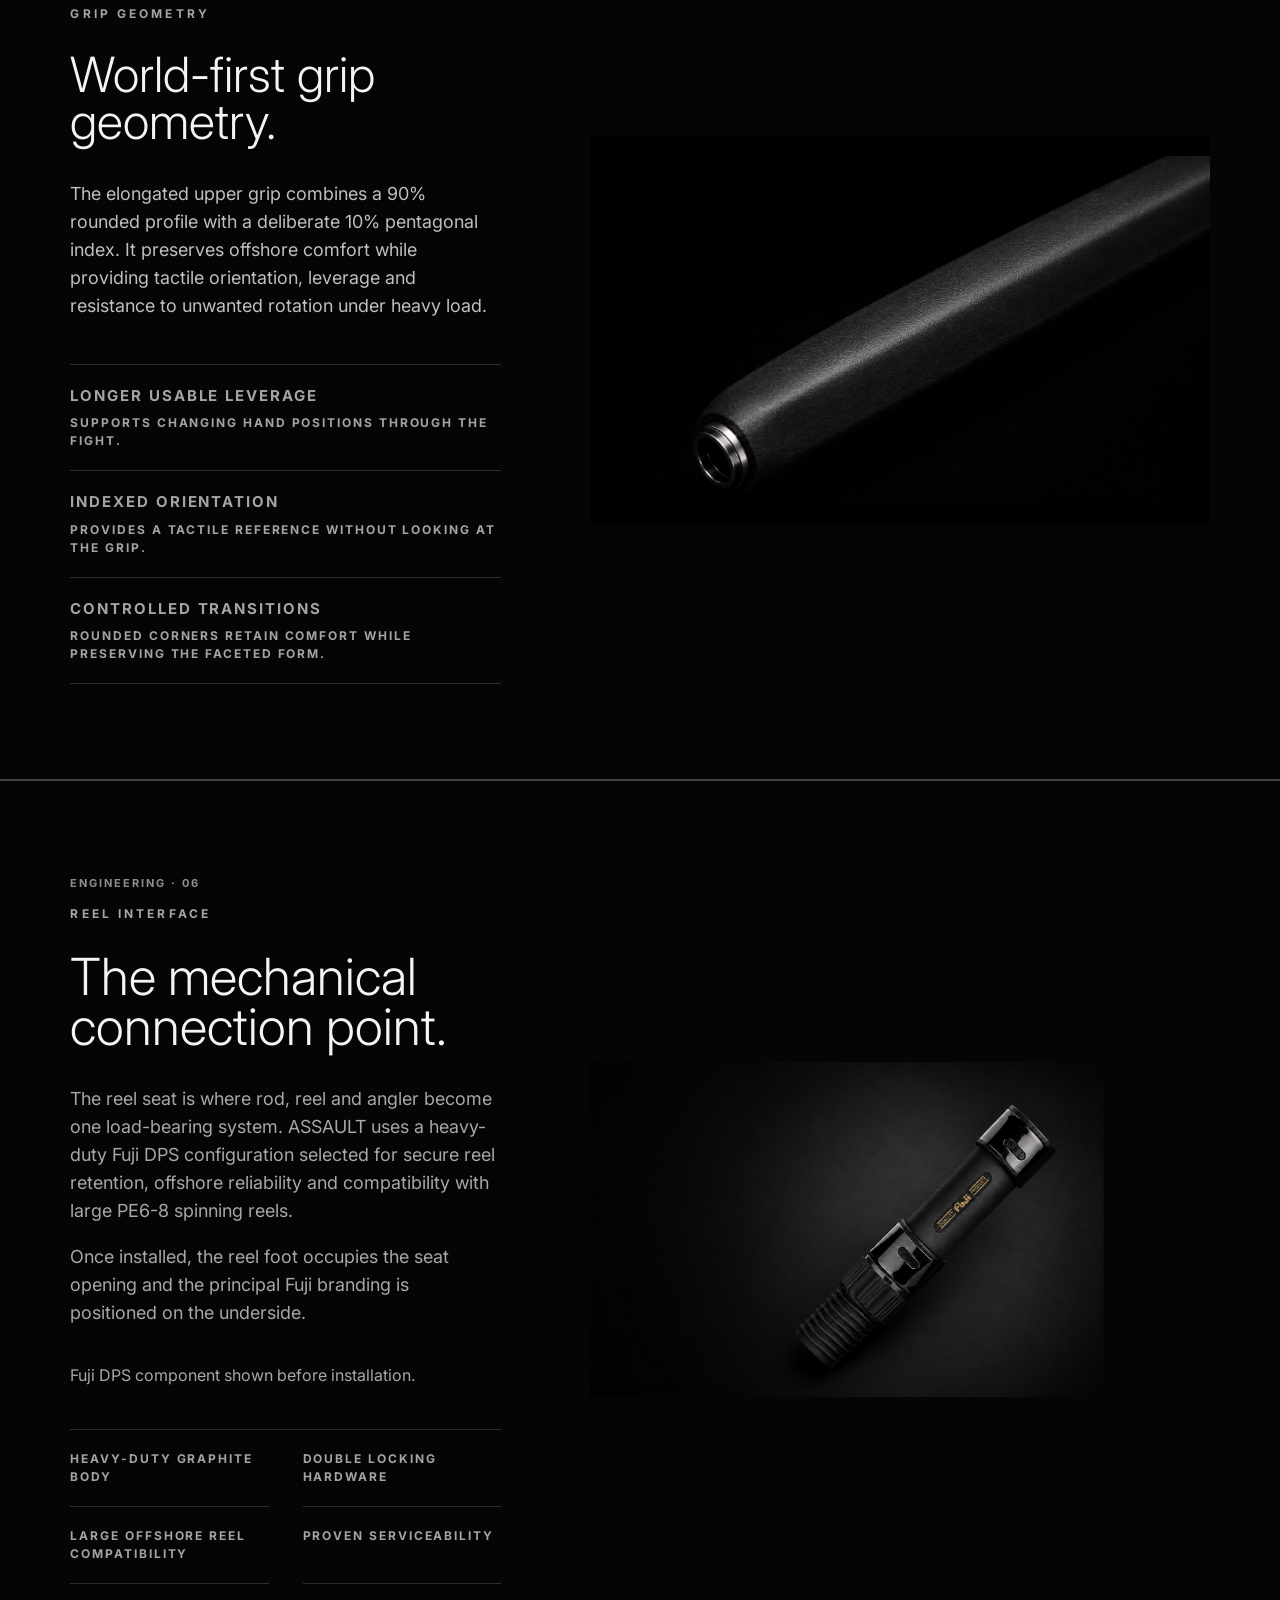
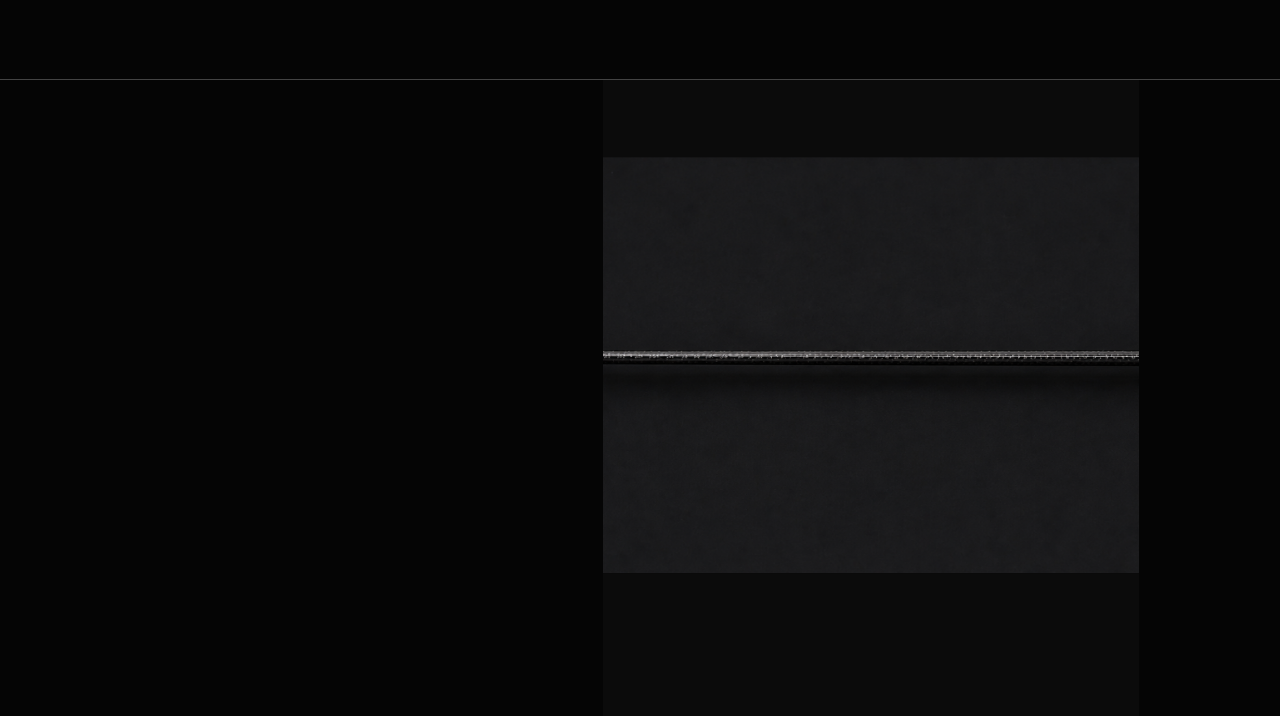
<file: engineering-preview.html>
<!doctype html>
<html lang="en">
<head>
  <meta charset="utf-8">
  <meta name="viewport" content="width=device-width,initial-scale=1">
  <meta name="robots" content="noindex,nofollow,noarchive">
  <title>KAIZURO Engineering Preview</title>
  <link rel="preconnect" href="https://fonts.googleapis.com">
  <link rel="preconnect" href="https://fonts.gstatic.com" crossorigin>
  <link href="https://fonts.googleapis.com/css2?family=Inter:wght@300;400;500;600;700;800&display=swap" rel="stylesheet">
  <link rel="stylesheet" href="styles.css?v=engineering-preview">
  <link rel="stylesheet" href="styles/sections/03-engineering.css?v=engineering-preview">
  <link rel="stylesheet" href="styles/sections/07-ipad.css?v=engineering-preview">
  <link rel="stylesheet" href="styles/mobile-polish.css?v=engineering-preview">
  <style>
    body{background:#050505}
    .preview-bar{position:fixed;z-index:100;top:0;left:0;right:0;height:44px;display:flex;align-items:center;justify-content:space-between;padding:0 20px;background:rgba(5,5,5,.92);border-bottom:1px solid rgba(255,255,255,.14);backdrop-filter:blur(14px);color:#f4f4f2;font:700 10px/1 Inter,sans-serif;letter-spacing:.16em;text-transform:uppercase}
    .preview-bar span:last-child{color:rgba(244,244,242,.52)}
    .preview-intro{padding:110px var(--pad) 64px;background:#050505;color:#f4f4f2}
    .preview-intro>div{width:min(calc(100vw - (var(--pad)*2)),var(--max));margin:auto}
    .preview-intro h1{max-width:920px;margin:0 0 24px;font-size:clamp(48px,7vw,92px);font-weight:300;line-height:.98}
    .preview-intro p{max-width:700px}
    .technical-scroll{padding-top:90px}
    .preview-subsection-label{display:block;margin-bottom:16px;color:#8e8e8e;font-size:11px;font-weight:700;letter-spacing:.18em;text-transform:uppercase}
    @media(max-width:640px){.preview-bar{padding:0 14px}.preview-intro{padding:92px 20px 40px}.preview-intro>div{width:100%}}
  </style>
</head>
<body>
  <div class="preview-bar"><span>KAIZURO · Engineering Preview</span><span>Not Production</span></div>
  <main>
    <section class="preview-intro" aria-labelledby="preview-title">
      <div>
        <p class="eyebrow">ASSAULT Engineering</p>
        <h1 id="preview-title">One engineering chapter. Four scrolling cards.</h1>
        <p>Guide Architecture is now the first card instead of a separate full-height section. Grip Geometry and Reel Interface remain immediately after the scrolling sequence.</p>
      </div>
    </section>

    <section class="technical-scroll section-dark" id="details" aria-label="ASSAULT Engineering scrolling chapters">
      <div class="chapter-copy" data-chapter-copy>
        <p class="eyebrow" data-chapter-eyebrow>01 · Guide Architecture</p>
        <h2 data-chapter-title>Control starts with alignment.</h2>
        <p data-chapter-text>Guide selection is not a finishing decision. Frame geometry, ring size, spacing and wrap construction influence line flow, load transfer and finished weight.</p>
        <span data-chapter-index>01 / 04</span>
      </div>
      <div class="chapter-track">
        <figure class="chapter-image focal-guide" data-chapter="0">
          <img src="assets/kaizuro-site/editorial/03-guide-architecture-enhanced.png" alt="Enlarged KAIZURO guide train and ring progression aligned along the blank">
          <figcaption class="mobile-chapter-copy"><span>01 · Guide Architecture</span><b>Control starts with alignment.</b><p>Frame geometry, ring size, spacing and wrap construction work together to control braid, transfer load and avoid unnecessary mass.</p></figcaption>
        </figure>
        <figure class="chapter-image focal-wrap" data-chapter="1">
          <img src="assets/kaizuro-site/editorial/04b-wrap-branded-blank.png" alt="KAIZURO branded carbon blank and lower guide on a black studio background">
          <figcaption class="mobile-chapter-copy"><span>02 · Wrap</span><b>Secure where it matters. Controlled everywhere else.</b><p>Wrap length, thread build, resin control and preparation beneath the foot manage security, stiffness and avoidable mass.</p></figcaption>
        </figure>
        <figure class="chapter-image focal-tip" data-chapter="2">
          <img src="assets/kaizuro-site/editorial/05b-power-working-section.png" alt="KAIZURO rod working section with two heavy-duty guides">
          <figcaption class="mobile-chapter-copy"><span>03 · Progression</span><b>From line coil to controlled path.</b><p>Guide size and progression gradually control broad coils of braid while supporting the blank under load.</p></figcaption>
        </figure>
        <figure class="chapter-image focal-power" data-chapter="3">
          <img src="assets/kaizuro-site/editorial/05-tip-progression-approved.png" alt="KAIZURO guide progression toward the rod tip">
          <figcaption class="mobile-chapter-copy"><span>04 · Power</span><b>Power carried through the working section.</b><p>The main working section balances blank authority, guide support and controlled load transfer when the rod is under sustained pressure.</p></figcaption>
        </figure>
      </div>
    </section>

    <section class="grip-section section-dark split-story" id="grip" aria-labelledby="grip-title">
      <div class="story-copy">
        <span class="preview-subsection-label">Engineering · 05</span>
        <p class="eyebrow">Grip Geometry</p>
        <h2 id="grip-title">World-first grip geometry.</h2>
        <p>The elongated upper grip combines a 90% rounded profile with a deliberate 10% pentagonal index. It preserves offshore comfort while providing tactile orientation, leverage and resistance to unwanted rotation under heavy load.</p>
        <div class="detail-list">
          <span><b>Longer usable leverage</b> Supports changing hand positions through the fight.</span>
          <span><b>Indexed orientation</b> Provides a tactile reference without looking at the grip.</span>
          <span><b>Controlled transitions</b> Rounded corners retain comfort while preserving the faceted form.</span>
        </div>
      </div>
      <figure class="sticky-image focal-grip"><img src="assets/kaizuro-site/editorial/04b-wrap-grip-geometry.png?v=20260719-2" alt="Close-up of the KAIZURO black EVA grip showing its rounded-pentagonal geometry"></figure>
    </section>

    <section class="reel-section section-light split-story reverse" id="reel" aria-labelledby="reel-title">
      <figure class="sticky-image contained-image focal-reel"><img src="assets/kaizuro-site/editorial/07-reel-interface.png" alt="Fuji DPS reel seat component before installation"></figure>
      <div class="story-copy">
        <span class="preview-subsection-label">Engineering · 06</span>
        <p class="eyebrow">Reel Interface</p>
        <h2 id="reel-title">The mechanical connection point.</h2>
        <p>The reel seat is where rod, reel and angler become one load-bearing system. ASSAULT uses a heavy-duty Fuji DPS configuration selected for secure reel retention, offshore reliability and compatibility with large PE6-8 spinning reels.</p>
        <p>Once installed, the reel foot occupies the seat opening and the principal Fuji branding is positioned on the underside.</p>
        <small>Fuji DPS component shown before installation.</small>
        <div class="detail-list two-column"><span>Heavy-duty graphite body</span><span>Double locking hardware</span><span>Large offshore reel compatibility</span><span>Proven serviceability</span></div>
      </div>
    </section>
  </main>

  <script>
    const chapterTitle=document.querySelector('[data-chapter-title]');
    const chapterText=document.querySelector('[data-chapter-text]');
    const chapterIndex=document.querySelector('[data-chapter-index]');
    const chapterEyebrow=document.querySelector('[data-chapter-eyebrow]');
    const chapters=[...document.querySelectorAll('[data-chapter]')];
    const chapterCopy=[
      {eyebrow:'01 · Guide Architecture',title:'Control starts with alignment.',text:'Guide selection is not a finishing decision. Frame geometry, ring size, spacing and wrap construction influence line flow, load transfer and finished weight. The path of the braid and the path of the load are treated as one system.'},
      {eyebrow:'02 · Wrap',title:'Secure where it matters. Controlled everywhere else.',text:'Guide security depends on wrap length, thread build, resin control and preparation beneath the foot. Low-build construction manages avoidable weight and stiffness around the guide location.'},
      {eyebrow:'03 · Progression',title:'From line coil to controlled path.',text:'A large offshore spinning reel releases broad coils of braid. Guide size and progression gradually control that movement while maintaining clearance and supporting the blank under load.'},
      {eyebrow:'04 · Power',title:'Power carried through the working section.',text:'The main working section balances blank authority, guide support and controlled load transfer. It is where casting recovery becomes sustained pressure when the fight moves under load.'}
    ];
    let active=-1,ticking=false;
    function setChapter(i){const next=chapterCopy[i];if(!next||i===active)return;active=i;chapterTitle.textContent=next.title;chapterText.textContent=next.text;chapterIndex.textContent=`${String(i+1).padStart(2,'0')} / 04`;chapterEyebrow.textContent=next.eyebrow}
    function update(){if(!chapters.length)return;const activationY=window.innerHeight*.52;const resetY=activationY+Math.min(96,window.innerHeight*.09);let next=active;if(next<0){next=0;chapters.forEach(c=>{if(c.getBoundingClientRect().top<=activationY)next=Number(c.dataset.chapter)})}else{while(next<chapters.length-1&&chapters[next+1].getBoundingClientRect().top<=activationY)next++;while(next>0&&chapters[next].getBoundingClientRect().top>resetY)next--}setChapter(next)}
    function requestUpdate(){if(ticking)return;ticking=true;requestAnimationFrame(()=>{ticking=false;update()})}
    addEventListener('scroll',requestUpdate,{passive:true});addEventListener('resize',requestUpdate);update();
  </script>
</body>
</html>
</file>
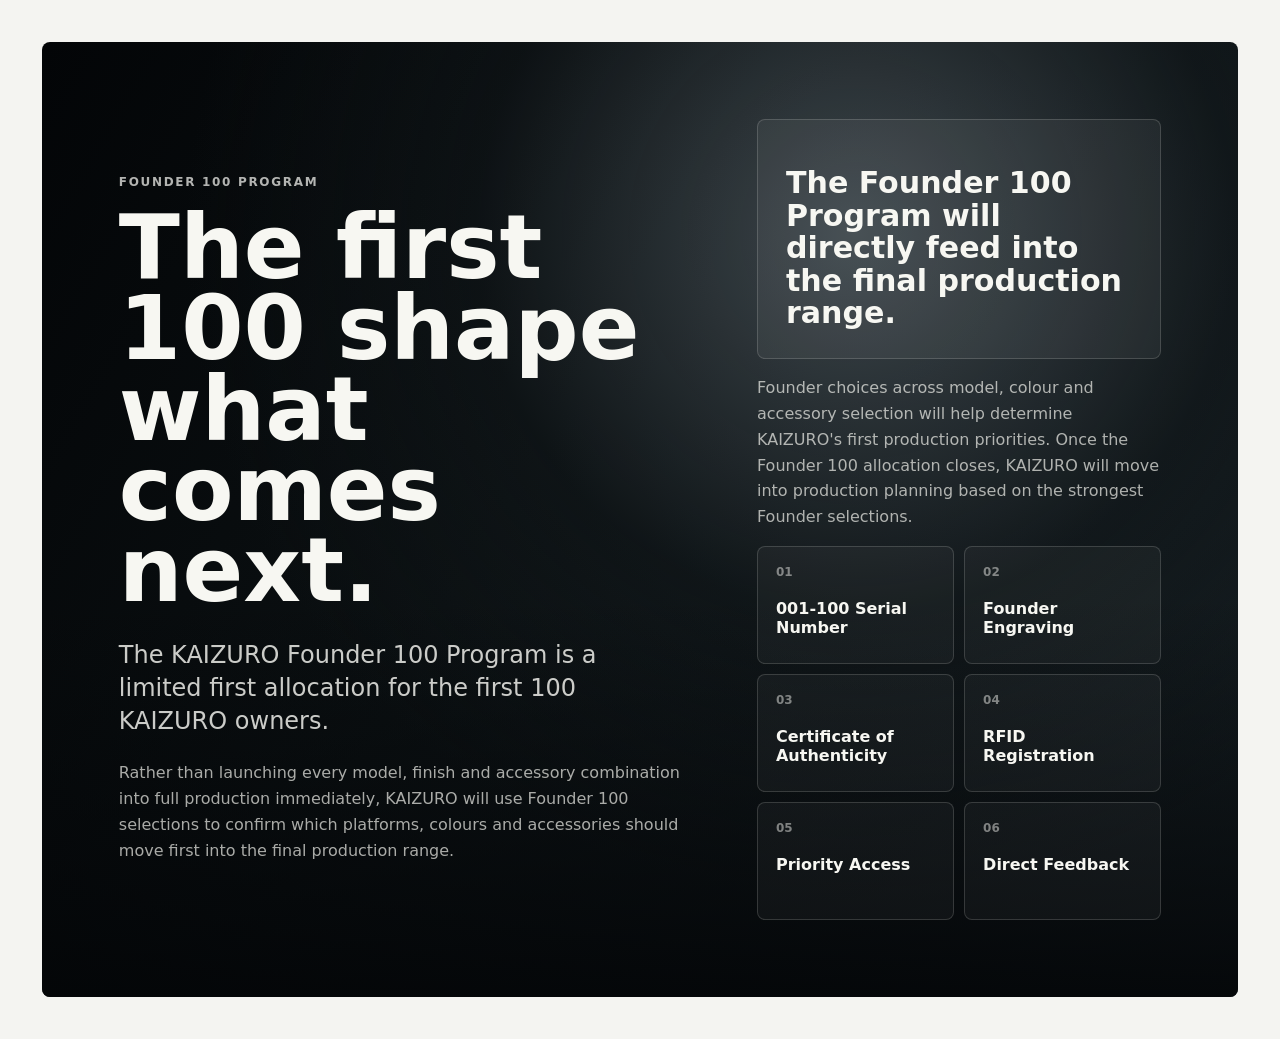
<file: founder-100-preview.html>
<!doctype html>
<html lang="en">
  <head>
    <meta charset="utf-8">
    <meta name="viewport" content="width=device-width, initial-scale=1">
    <title>KAIZURO Founder 100 Preview</title>
    <style>
      :root {
        --ink: #f7f7f2;
        --muted: rgba(247, 247, 242, 0.68);
        --line: rgba(247, 247, 242, 0.16);
        --panel: rgba(255, 255, 255, 0.055);
      }

      * {
        box-sizing: border-box;
      }

      body {
        margin: 0;
        background: #f4f4f1;
        color: var(--ink);
        font-family: Inter, ui-sans-serif, system-ui, -apple-system, BlinkMacSystemFont, "Segoe UI", sans-serif;
      }

      .preview-wrap {
        display: grid;
        min-height: 100svh;
        place-items: center;
        padding: 42px;
      }

      .founder-section {
        width: min(1360px, 100%);
        min-height: 760px;
        display: grid;
        grid-template-columns: minmax(420px, 1fr) minmax(360px, 0.72fr);
        gap: clamp(38px, 6vw, 96px);
        align-items: center;
        border-radius: 8px;
        padding: clamp(46px, 6vw, 86px);
        background:
          radial-gradient(circle at 68% 20%, rgba(92, 103, 110, 0.62), rgba(18, 24, 27, 0.42) 34%, rgba(3, 5, 7, 0) 60%),
          linear-gradient(120deg, #030507 0%, #0b1012 42%, #151d21 100%);
        overflow: hidden;
        position: relative;
      }

      .founder-section::after {
        content: "";
        position: absolute;
        inset: auto 0 0;
        height: 42%;
        background: linear-gradient(180deg, rgba(3, 5, 7, 0), rgba(3, 5, 7, 0.88));
        pointer-events: none;
      }

      .founder-copy,
      .founder-panel {
        position: relative;
        z-index: 1;
      }

      .eyebrow {
        margin: 0 0 18px;
        color: rgba(247, 247, 242, 0.72);
        font-size: 12px;
        font-weight: 900;
        letter-spacing: 0.14em;
        text-transform: uppercase;
      }

      h1 {
        max-width: 640px;
        margin: 0 0 28px;
        font-size: clamp(54px, 7vw, 104px);
        font-weight: 850;
        letter-spacing: 0;
        line-height: 0.9;
      }

      .lead {
        max-width: 620px;
        margin: 0 0 22px;
        color: rgba(247, 247, 242, 0.82);
        font-size: clamp(18px, 2vw, 24px);
        line-height: 1.38;
      }

      .body-copy {
        max-width: 620px;
        margin: 0;
        color: var(--muted);
        font-size: 16px;
        line-height: 1.62;
      }

      .founder-panel {
        display: grid;
        gap: 16px;
        align-self: stretch;
      }

      .statement {
        display: grid;
        align-content: end;
        min-height: 240px;
        border: 1px solid var(--line);
        border-radius: 8px;
        padding: 28px;
        background: var(--panel);
      }

      .statement strong {
        max-width: 520px;
        font-size: clamp(22px, 2.35vw, 34px);
        line-height: 1.08;
      }

      .benefit-grid {
        display: grid;
        grid-template-columns: repeat(2, minmax(0, 1fr));
        gap: 10px;
      }

      .benefit {
        min-height: 118px;
        border: 1px solid var(--line);
        border-radius: 8px;
        padding: 18px;
        background: rgba(255, 255, 255, 0.04);
      }

      .benefit span {
        display: block;
        margin-bottom: 20px;
        color: rgba(247, 247, 242, 0.48);
        font-size: 12px;
        font-weight: 900;
      }

      .benefit b {
        display: block;
        font-size: 16px;
        line-height: 1.2;
      }

      @media (max-width: 900px) {
        .preview-wrap {
          padding: 18px;
        }

        .founder-section {
          grid-template-columns: 1fr;
          padding: 44px 20px;
        }

        .benefit-grid {
          grid-template-columns: 1fr;
        }
      }
    </style>
  </head>
  <body>
    <main class="preview-wrap">
      <section class="founder-section" aria-label="KAIZURO Founder 100 Program preview">
        <div class="founder-copy">
          <p class="eyebrow">Founder 100 Program</p>
          <h1>The first 100 shape what comes next.</h1>
          <p class="lead">The KAIZURO Founder 100 Program is a limited first allocation for the first 100 KAIZURO owners.</p>
          <p class="body-copy">Rather than launching every model, finish and accessory combination into full production immediately, KAIZURO will use Founder 100 selections to confirm which platforms, colours and accessories should move first into the final production range.</p>
        </div>
        <div class="founder-panel">
          <div class="statement">
            <strong>The Founder 100 Program will directly feed into the final production range.</strong>
          </div>
          <p class="body-copy">Founder choices across model, colour and accessory selection will help determine KAIZURO's first production priorities. Once the Founder 100 allocation closes, KAIZURO will move into production planning based on the strongest Founder selections.</p>
          <div class="benefit-grid" aria-label="Founder benefits">
            <div class="benefit"><span>01</span><b>001-100 Serial Number</b></div>
            <div class="benefit"><span>02</span><b>Founder Engraving</b></div>
            <div class="benefit"><span>03</span><b>Certificate of Authenticity</b></div>
            <div class="benefit"><span>04</span><b>RFID Registration</b></div>
            <div class="benefit"><span>05</span><b>Priority Access</b></div>
            <div class="benefit"><span>06</span><b>Direct Feedback</b></div>
          </div>
        </div>
      </section>
    </main>
  </body>
</html>
</file>
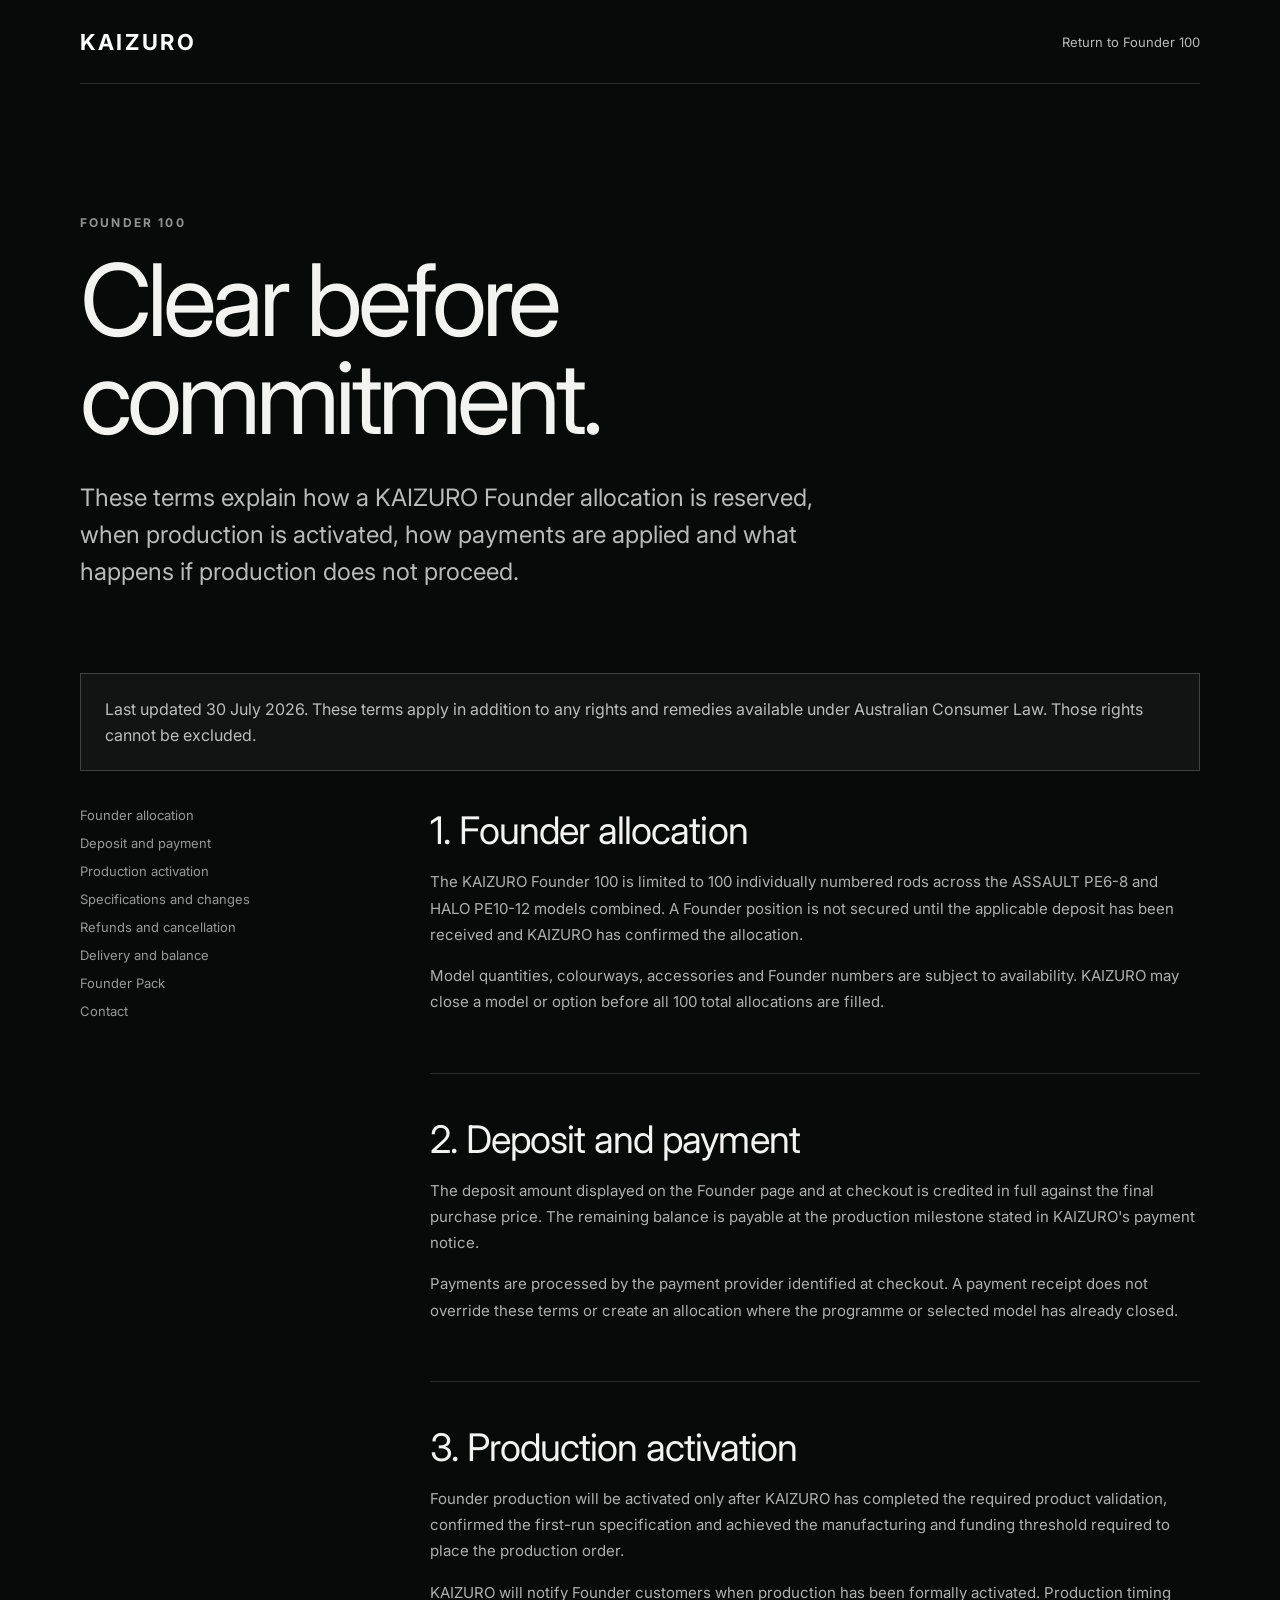
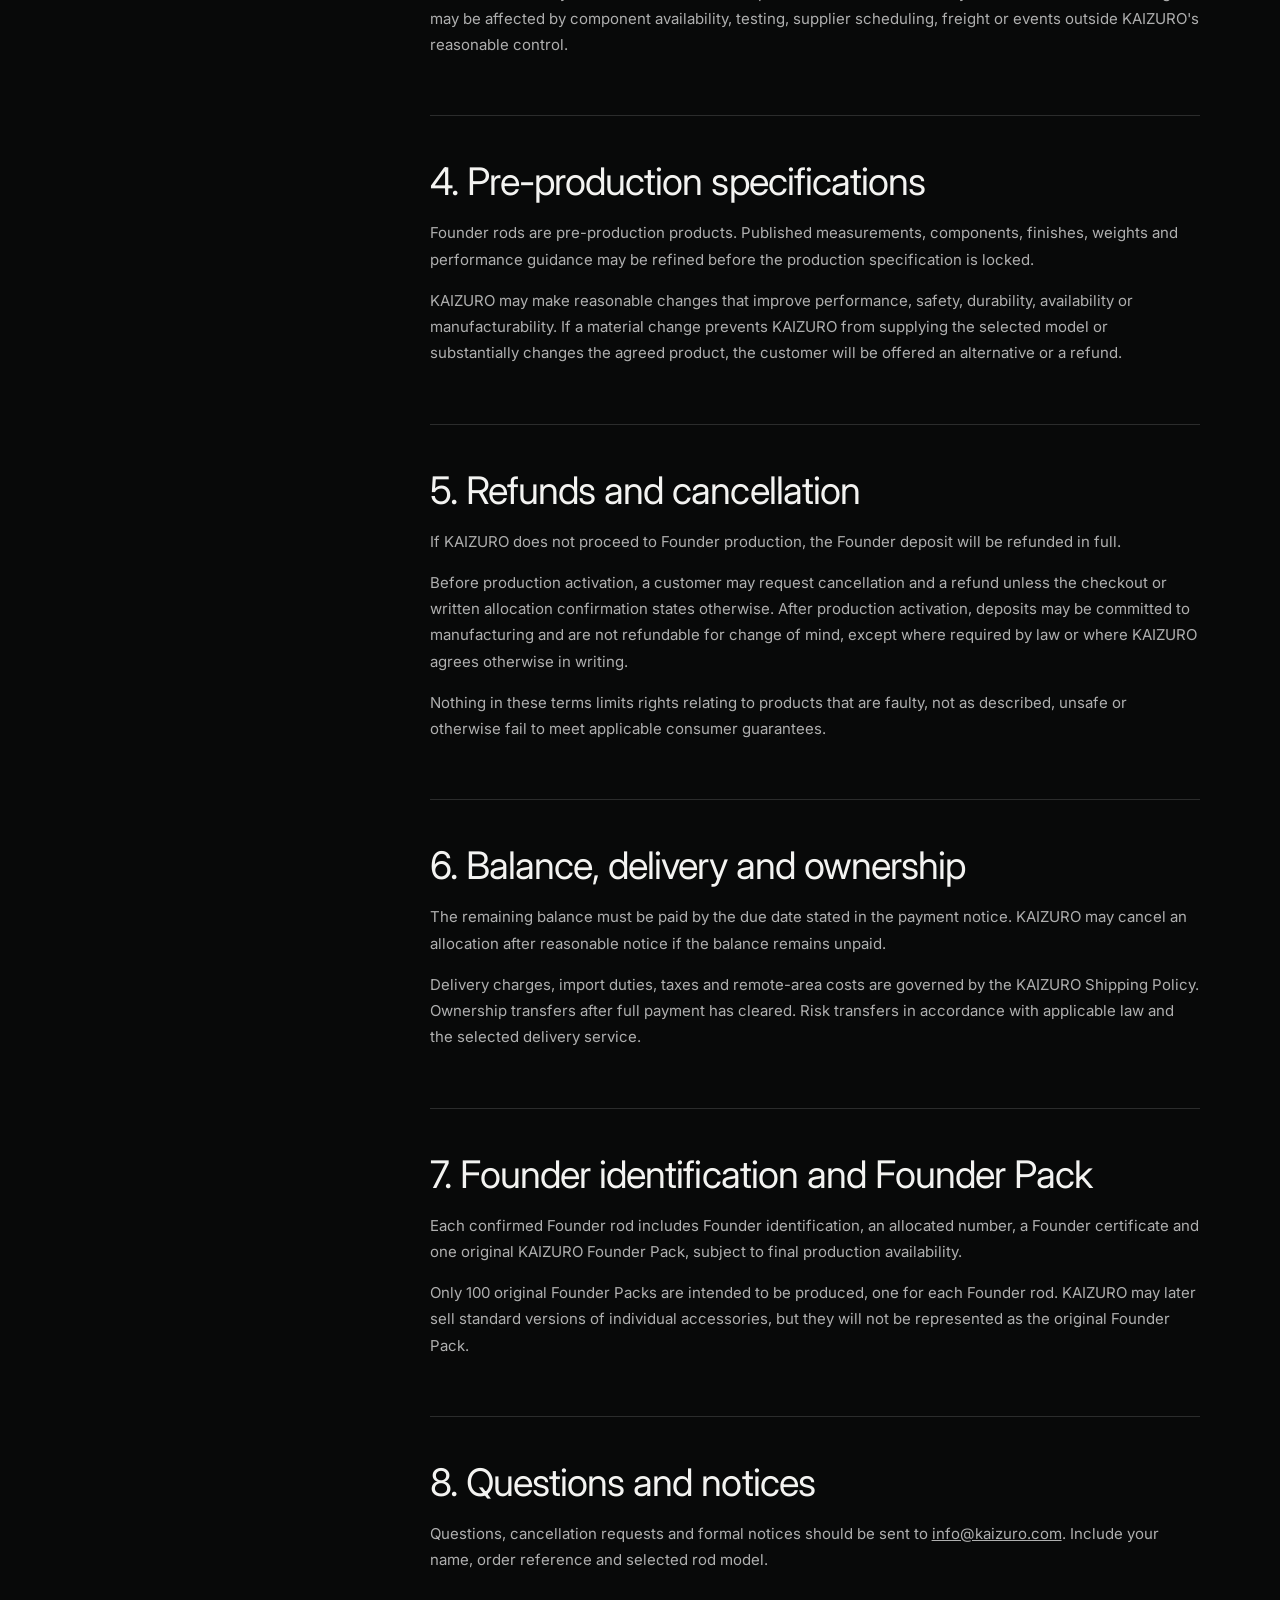
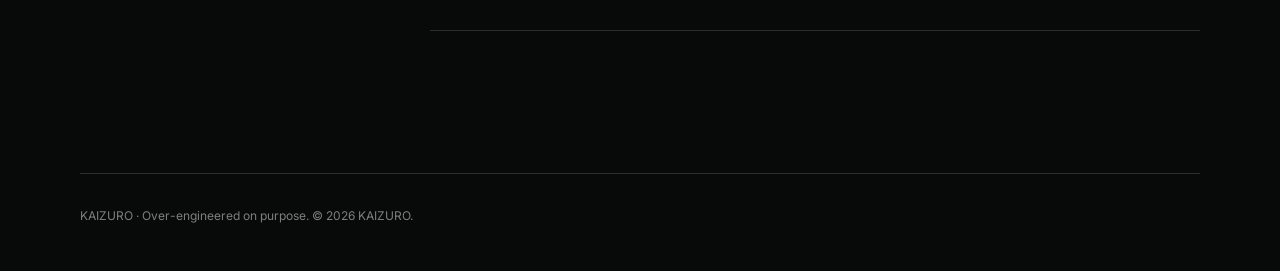
<file: founder-terms.html>
<!doctype html>
<html lang="en">
  <head>
    <meta charset="utf-8">
    <meta name="viewport" content="width=device-width, initial-scale=1">
    <meta name="description" content="KAIZURO Founder 100 reservation, production, payment and cancellation terms.">
    <title>KAIZURO | Founder 100 Terms</title>
    <link rel="preconnect" href="https://fonts.googleapis.com">
    <link rel="preconnect" href="https://fonts.gstatic.com" crossorigin>
    <link href="https://fonts.googleapis.com/css2?family=Inter:wght@300;400;500;600;700;800&display=swap" rel="stylesheet">
    <style>
      :root { color-scheme: dark; }
      * { box-sizing: border-box; }
      body { margin: 0; background: #080909; color: #f3f3f1; font-family: Inter, sans-serif; }
      a { color: inherit; }
      .shell { width: min(1120px, calc(100% - 40px)); margin: 0 auto; }
      header { display: flex; align-items: center; justify-content: space-between; min-height: 84px; border-bottom: 1px solid rgba(255,255,255,.14); }
      .brand { color: #fff; text-decoration: none; font-size: 22px; font-weight: 700; letter-spacing: .12em; }
      .back { color: rgba(255,255,255,.72); text-decoration: none; font-size: 13px; }
      .hero { padding: clamp(72px, 10vw, 140px) 0 clamp(48px, 7vw, 82px); }
      .eyebrow { margin: 0 0 18px; color: rgba(255,255,255,.56); font-size: 12px; font-weight: 700; letter-spacing: .18em; text-transform: uppercase; }
      h1 { max-width: 920px; margin: 0; font-size: clamp(48px, 8vw, 100px); font-weight: 400; line-height: .98; letter-spacing: -.05em; }
      .lead { max-width: 780px; margin: 32px 0 0; color: rgba(255,255,255,.72); font-size: clamp(18px, 2.1vw, 24px); line-height: 1.55; }
      .notice { margin-bottom: 36px; padding: 22px 24px; border: 1px solid rgba(255,255,255,.2); background: rgba(255,255,255,.04); color: rgba(255,255,255,.72); line-height: 1.65; }
      .terms { display: grid; grid-template-columns: 260px minmax(0, 1fr); gap: clamp(36px, 7vw, 90px); padding-bottom: 100px; }
      .terms nav { position: sticky; top: 30px; align-self: start; display: grid; gap: 12px; }
      .terms nav a { color: rgba(255,255,255,.58); text-decoration: none; font-size: 13px; }
      .terms article section { padding: 0 0 42px; margin-bottom: 42px; border-bottom: 1px solid rgba(255,255,255,.14); }
      h2 { margin: 0 0 16px; font-size: clamp(25px, 3vw, 38px); font-weight: 400; letter-spacing: -.025em; }
      p, li { color: rgba(255,255,255,.68); font-size: 15px; line-height: 1.75; }
      ul { padding-left: 20px; }
      footer { padding: 34px 0 48px; border-top: 1px solid rgba(255,255,255,.14); color: rgba(255,255,255,.48); font-size: 12px; }
      @media (max-width: 760px) { .shell { width: min(100% - 28px, 1120px); } .terms { grid-template-columns: 1fr; } .terms nav { position: static; padding-bottom: 12px; } }
    </style>
  </head>
  <body>
    <header class="shell">
      <a class="brand" href="index.html">KAIZURO</a>
      <a class="back" href="index.html#founder">Return to Founder 100</a>
    </header>

    <main class="shell">
      <section class="hero">
        <p class="eyebrow">Founder 100</p>
        <h1>Clear before commitment.</h1>
        <p class="lead">These terms explain how a KAIZURO Founder allocation is reserved, when production is activated, how payments are applied and what happens if production does not proceed.</p>
      </section>

      <div class="notice">
        Last updated 30 July 2026. These terms apply in addition to any rights and remedies available under Australian Consumer Law. Those rights cannot be excluded.
      </div>

      <div class="terms">
        <nav aria-label="Founder terms sections">
          <a href="#allocation">Founder allocation</a>
          <a href="#deposit">Deposit and payment</a>
          <a href="#production">Production activation</a>
          <a href="#changes">Specifications and changes</a>
          <a href="#refunds">Refunds and cancellation</a>
          <a href="#delivery">Delivery and balance</a>
          <a href="#founder-pack">Founder Pack</a>
          <a href="#contact">Contact</a>
        </nav>

        <article>
          <section id="allocation">
            <h2>1. Founder allocation</h2>
            <p>The KAIZURO Founder 100 is limited to 100 individually numbered rods across the ASSAULT PE6-8 and HALO PE10-12 models combined. A Founder position is not secured until the applicable deposit has been received and KAIZURO has confirmed the allocation.</p>
            <p>Model quantities, colourways, accessories and Founder numbers are subject to availability. KAIZURO may close a model or option before all 100 total allocations are filled.</p>
          </section>

          <section id="deposit">
            <h2>2. Deposit and payment</h2>
            <p>The deposit amount displayed on the Founder page and at checkout is credited in full against the final purchase price. The remaining balance is payable at the production milestone stated in KAIZURO's payment notice.</p>
            <p>Payments are processed by the payment provider identified at checkout. A payment receipt does not override these terms or create an allocation where the programme or selected model has already closed.</p>
          </section>

          <section id="production">
            <h2>3. Production activation</h2>
            <p>Founder production will be activated only after KAIZURO has completed the required product validation, confirmed the first-run specification and achieved the manufacturing and funding threshold required to place the production order.</p>
            <p>KAIZURO will notify Founder customers when production has been formally activated. Production timing may be affected by component availability, testing, supplier scheduling, freight or events outside KAIZURO's reasonable control.</p>
          </section>

          <section id="changes">
            <h2>4. Pre-production specifications</h2>
            <p>Founder rods are pre-production products. Published measurements, components, finishes, weights and performance guidance may be refined before the production specification is locked.</p>
            <p>KAIZURO may make reasonable changes that improve performance, safety, durability, availability or manufacturability. If a material change prevents KAIZURO from supplying the selected model or substantially changes the agreed product, the customer will be offered an alternative or a refund.</p>
          </section>

          <section id="refunds">
            <h2>5. Refunds and cancellation</h2>
            <p>If KAIZURO does not proceed to Founder production, the Founder deposit will be refunded in full.</p>
            <p>Before production activation, a customer may request cancellation and a refund unless the checkout or written allocation confirmation states otherwise. After production activation, deposits may be committed to manufacturing and are not refundable for change of mind, except where required by law or where KAIZURO agrees otherwise in writing.</p>
            <p>Nothing in these terms limits rights relating to products that are faulty, not as described, unsafe or otherwise fail to meet applicable consumer guarantees.</p>
          </section>

          <section id="delivery">
            <h2>6. Balance, delivery and ownership</h2>
            <p>The remaining balance must be paid by the due date stated in the payment notice. KAIZURO may cancel an allocation after reasonable notice if the balance remains unpaid.</p>
            <p>Delivery charges, import duties, taxes and remote-area costs are governed by the KAIZURO Shipping Policy. Ownership transfers after full payment has cleared. Risk transfers in accordance with applicable law and the selected delivery service.</p>
          </section>

          <section id="founder-pack">
            <h2>7. Founder identification and Founder Pack</h2>
            <p>Each confirmed Founder rod includes Founder identification, an allocated number, a Founder certificate and one original KAIZURO Founder Pack, subject to final production availability.</p>
            <p>Only 100 original Founder Packs are intended to be produced, one for each Founder rod. KAIZURO may later sell standard versions of individual accessories, but they will not be represented as the original Founder Pack.</p>
          </section>

          <section id="contact">
            <h2>8. Questions and notices</h2>
            <p>Questions, cancellation requests and formal notices should be sent to <a href="mailto:info@kaizuro.com?subject=Founder%20100%20Terms">info@kaizuro.com</a>. Include your name, order reference and selected rod model.</p>
          </section>
        </article>
      </div>
    </main>

    <footer class="shell">KAIZURO · Over-engineered on purpose. © 2026 KAIZURO.</footer>
  </body>
</html>
</file>
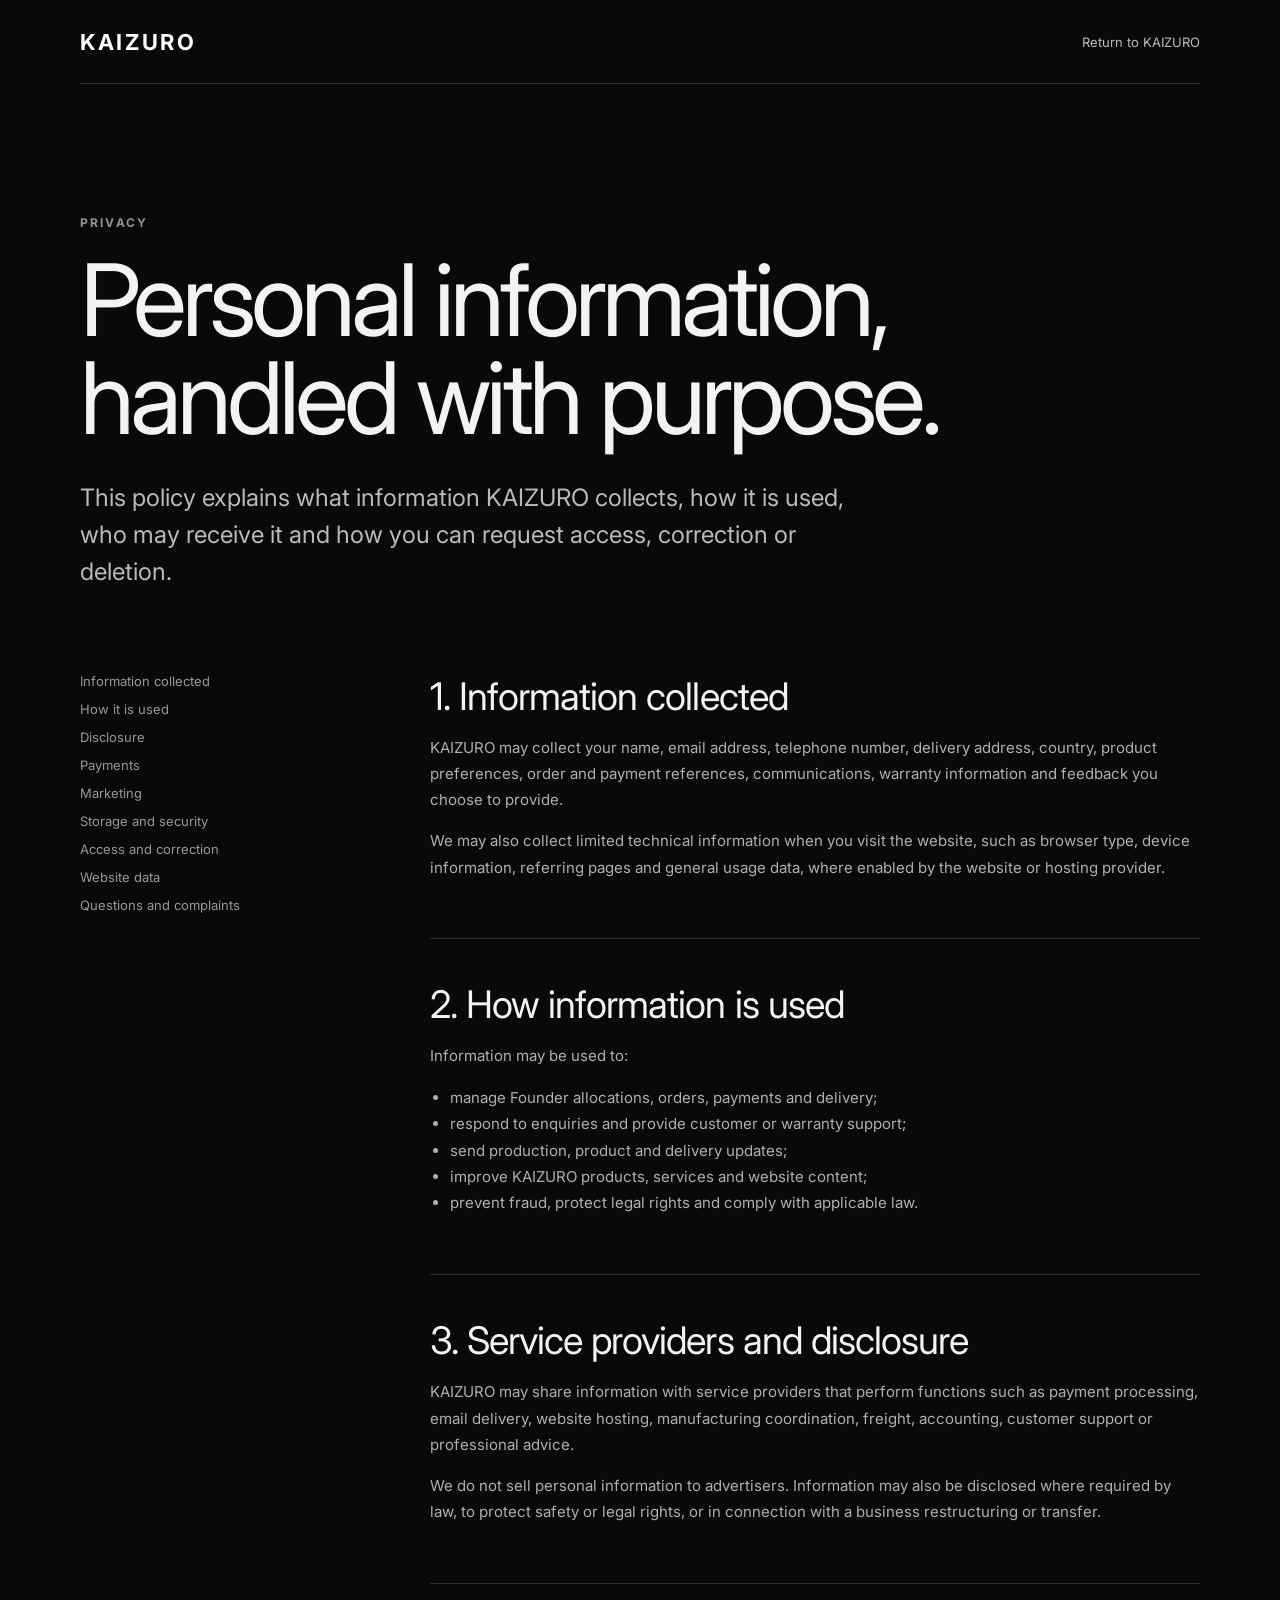
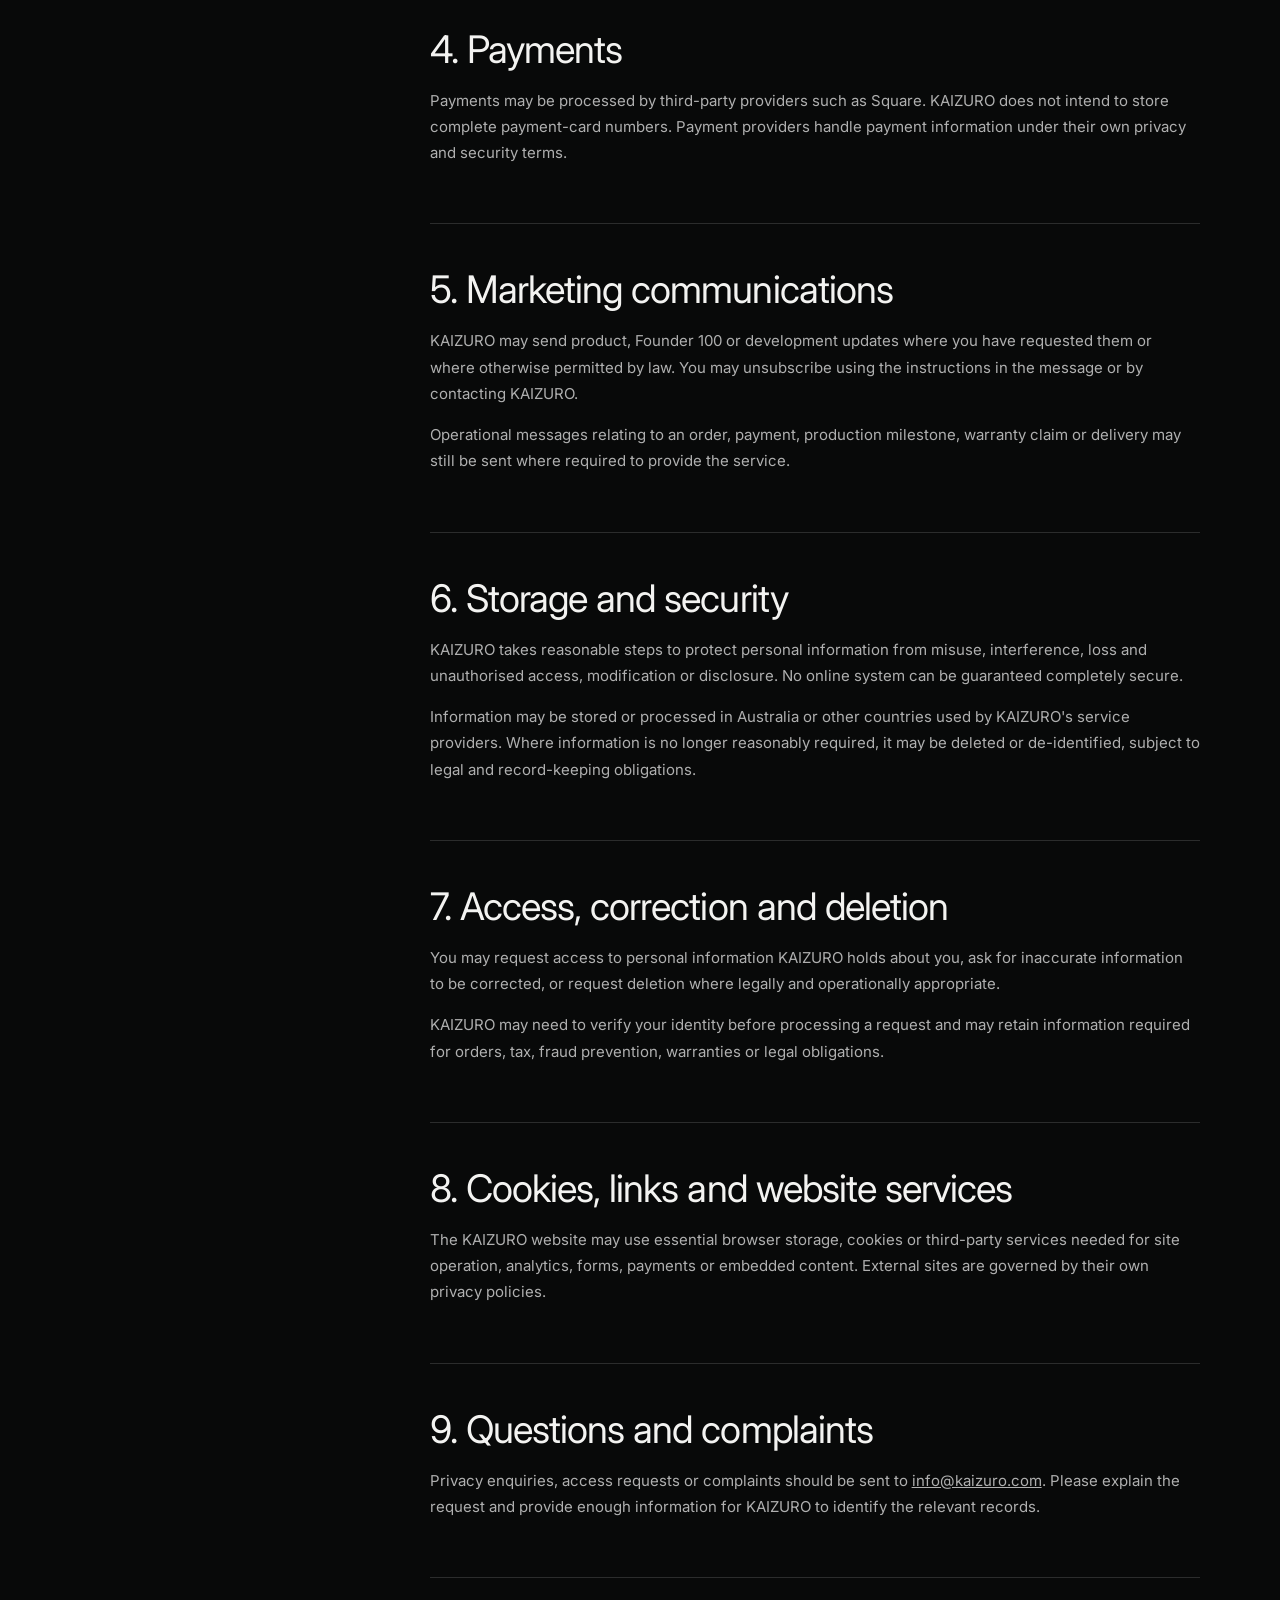
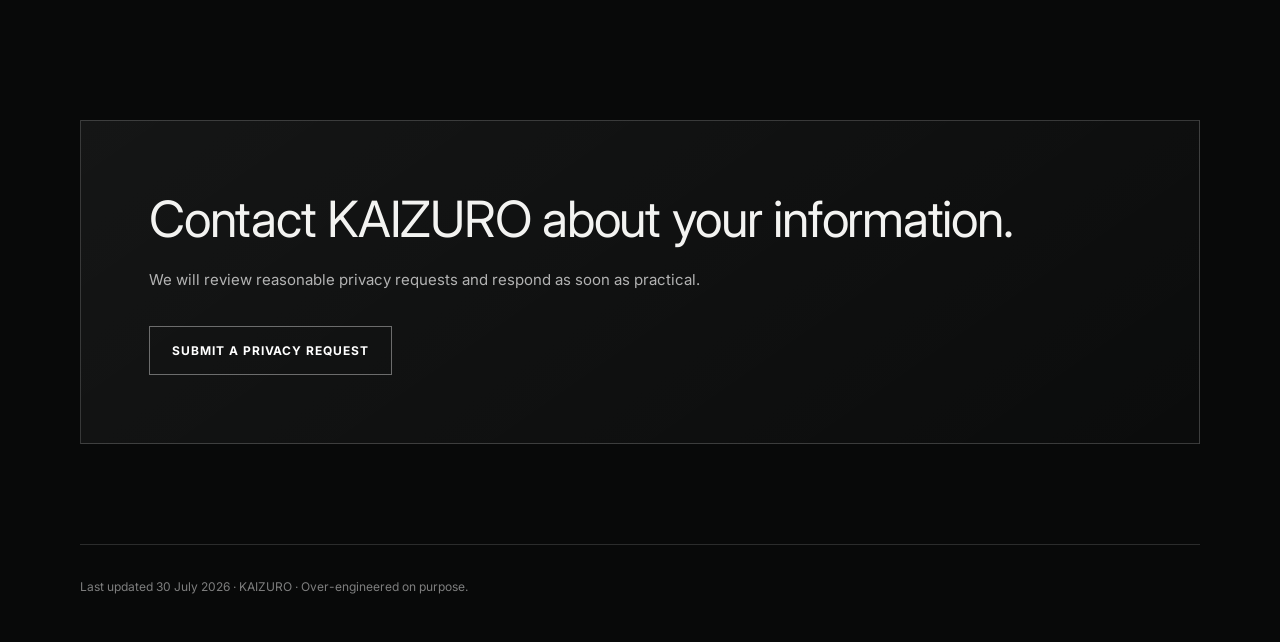
<file: privacy.html>
<!doctype html>
<html lang="en">
  <head>
    <meta charset="utf-8">
    <meta name="viewport" content="width=device-width, initial-scale=1">
    <meta name="description" content="KAIZURO privacy policy explaining how personal information is collected, used, stored and accessed.">
    <title>KAIZURO | Privacy</title>
    <link rel="preconnect" href="https://fonts.googleapis.com">
    <link rel="preconnect" href="https://fonts.gstatic.com" crossorigin>
    <link href="https://fonts.googleapis.com/css2?family=Inter:wght@300;400;500;600;700;800&display=swap" rel="stylesheet">
    <style>
      :root { color-scheme: dark; }
      * { box-sizing: border-box; }
      body { margin: 0; background: #080909; color: #f3f3f1; font-family: Inter, sans-serif; }
      a { color: inherit; }
      .shell { width: min(1120px, calc(100% - 40px)); margin: 0 auto; }
      header { display: flex; align-items: center; justify-content: space-between; min-height: 84px; border-bottom: 1px solid rgba(255,255,255,.14); }
      .brand { color: #fff; text-decoration: none; font-size: 22px; font-weight: 700; letter-spacing: .12em; }
      .back { color: rgba(255,255,255,.72); text-decoration: none; font-size: 13px; }
      .hero { padding: clamp(72px, 10vw, 140px) 0 clamp(48px, 7vw, 82px); }
      .eyebrow { margin: 0 0 18px; color: rgba(255,255,255,.56); font-size: 12px; font-weight: 700; letter-spacing: .18em; text-transform: uppercase; }
      h1 { max-width: 900px; margin: 0; font-size: clamp(48px, 8vw, 100px); font-weight: 400; line-height: .98; letter-spacing: -.05em; }
      .lead { max-width: 780px; margin: 32px 0 0; color: rgba(255,255,255,.72); font-size: clamp(18px, 2.1vw, 24px); line-height: 1.55; }
      .policy { display: grid; grid-template-columns: 260px minmax(0, 1fr); gap: clamp(36px, 7vw, 90px); padding-bottom: 100px; }
      .policy nav { position: sticky; top: 30px; align-self: start; display: grid; gap: 12px; }
      .policy nav a { color: rgba(255,255,255,.58); text-decoration: none; font-size: 13px; }
      .policy article section { padding: 0 0 42px; margin-bottom: 42px; border-bottom: 1px solid rgba(255,255,255,.14); }
      h2 { margin: 0 0 16px; font-size: clamp(25px, 3vw, 38px); font-weight: 400; letter-spacing: -.025em; }
      p, li { color: rgba(255,255,255,.68); font-size: 15px; line-height: 1.75; }
      ul { padding-left: 20px; }
      .contact { padding: clamp(38px, 6vw, 68px); margin-bottom: 100px; border: 1px solid rgba(255,255,255,.18); background: linear-gradient(145deg, rgba(255,255,255,.05), rgba(255,255,255,.01)); }
      .contact h2 { margin: 0 0 18px; font-size: clamp(30px, 4vw, 50px); font-weight: 400; }
      .button { display: inline-flex; margin-top: 18px; padding: 16px 22px; border: 1px solid rgba(255,255,255,.38); color: #fff; text-decoration: none; font-size: 12px; font-weight: 700; letter-spacing: .08em; text-transform: uppercase; }
      footer { padding: 34px 0 48px; border-top: 1px solid rgba(255,255,255,.14); color: rgba(255,255,255,.48); font-size: 12px; }
      @media (max-width: 760px) { .shell { width: min(100% - 28px, 1120px); } .policy { grid-template-columns: 1fr; } .policy nav { position: static; padding-bottom: 12px; } }
    </style>
  </head>
  <body>
    <header class="shell">
      <a class="brand" href="index.html">KAIZURO</a>
      <a class="back" href="index.html">Return to KAIZURO</a>
    </header>

    <main class="shell">
      <section class="hero">
        <p class="eyebrow">Privacy</p>
        <h1>Personal information, handled with purpose.</h1>
        <p class="lead">This policy explains what information KAIZURO collects, how it is used, who may receive it and how you can request access, correction or deletion.</p>
      </section>

      <div class="policy">
        <nav aria-label="Privacy policy sections">
          <a href="#collection">Information collected</a>
          <a href="#use">How it is used</a>
          <a href="#disclosure">Disclosure</a>
          <a href="#payments">Payments</a>
          <a href="#marketing">Marketing</a>
          <a href="#security">Storage and security</a>
          <a href="#rights">Access and correction</a>
          <a href="#website">Website data</a>
          <a href="#complaints">Questions and complaints</a>
        </nav>

        <article>
          <section id="collection">
            <h2>1. Information collected</h2>
            <p>KAIZURO may collect your name, email address, telephone number, delivery address, country, product preferences, order and payment references, communications, warranty information and feedback you choose to provide.</p>
            <p>We may also collect limited technical information when you visit the website, such as browser type, device information, referring pages and general usage data, where enabled by the website or hosting provider.</p>
          </section>

          <section id="use">
            <h2>2. How information is used</h2>
            <p>Information may be used to:</p>
            <ul>
              <li>manage Founder allocations, orders, payments and delivery;</li>
              <li>respond to enquiries and provide customer or warranty support;</li>
              <li>send production, product and delivery updates;</li>
              <li>improve KAIZURO products, services and website content;</li>
              <li>prevent fraud, protect legal rights and comply with applicable law.</li>
            </ul>
          </section>

          <section id="disclosure">
            <h2>3. Service providers and disclosure</h2>
            <p>KAIZURO may share information with service providers that perform functions such as payment processing, email delivery, website hosting, manufacturing coordination, freight, accounting, customer support or professional advice.</p>
            <p>We do not sell personal information to advertisers. Information may also be disclosed where required by law, to protect safety or legal rights, or in connection with a business restructuring or transfer.</p>
          </section>

          <section id="payments">
            <h2>4. Payments</h2>
            <p>Payments may be processed by third-party providers such as Square. KAIZURO does not intend to store complete payment-card numbers. Payment providers handle payment information under their own privacy and security terms.</p>
          </section>

          <section id="marketing">
            <h2>5. Marketing communications</h2>
            <p>KAIZURO may send product, Founder 100 or development updates where you have requested them or where otherwise permitted by law. You may unsubscribe using the instructions in the message or by contacting KAIZURO.</p>
            <p>Operational messages relating to an order, payment, production milestone, warranty claim or delivery may still be sent where required to provide the service.</p>
          </section>

          <section id="security">
            <h2>6. Storage and security</h2>
            <p>KAIZURO takes reasonable steps to protect personal information from misuse, interference, loss and unauthorised access, modification or disclosure. No online system can be guaranteed completely secure.</p>
            <p>Information may be stored or processed in Australia or other countries used by KAIZURO's service providers. Where information is no longer reasonably required, it may be deleted or de-identified, subject to legal and record-keeping obligations.</p>
          </section>

          <section id="rights">
            <h2>7. Access, correction and deletion</h2>
            <p>You may request access to personal information KAIZURO holds about you, ask for inaccurate information to be corrected, or request deletion where legally and operationally appropriate.</p>
            <p>KAIZURO may need to verify your identity before processing a request and may retain information required for orders, tax, fraud prevention, warranties or legal obligations.</p>
          </section>

          <section id="website">
            <h2>8. Cookies, links and website services</h2>
            <p>The KAIZURO website may use essential browser storage, cookies or third-party services needed for site operation, analytics, forms, payments or embedded content. External sites are governed by their own privacy policies.</p>
          </section>

          <section id="complaints">
            <h2>9. Questions and complaints</h2>
            <p>Privacy enquiries, access requests or complaints should be sent to <a href="mailto:info@kaizuro.com?subject=Privacy%20Request">info@kaizuro.com</a>. Please explain the request and provide enough information for KAIZURO to identify the relevant records.</p>
          </section>
        </article>
      </div>

      <section class="contact">
        <h2>Contact KAIZURO about your information.</h2>
        <p>We will review reasonable privacy requests and respond as soon as practical.</p>
        <a class="button" href="mailto:info@kaizuro.com?subject=Privacy%20Request">Submit a privacy request</a>
      </section>
    </main>

    <footer class="shell">Last updated 30 July 2026 · KAIZURO · Over-engineered on purpose.</footer>
  </body>
</html>
</file>
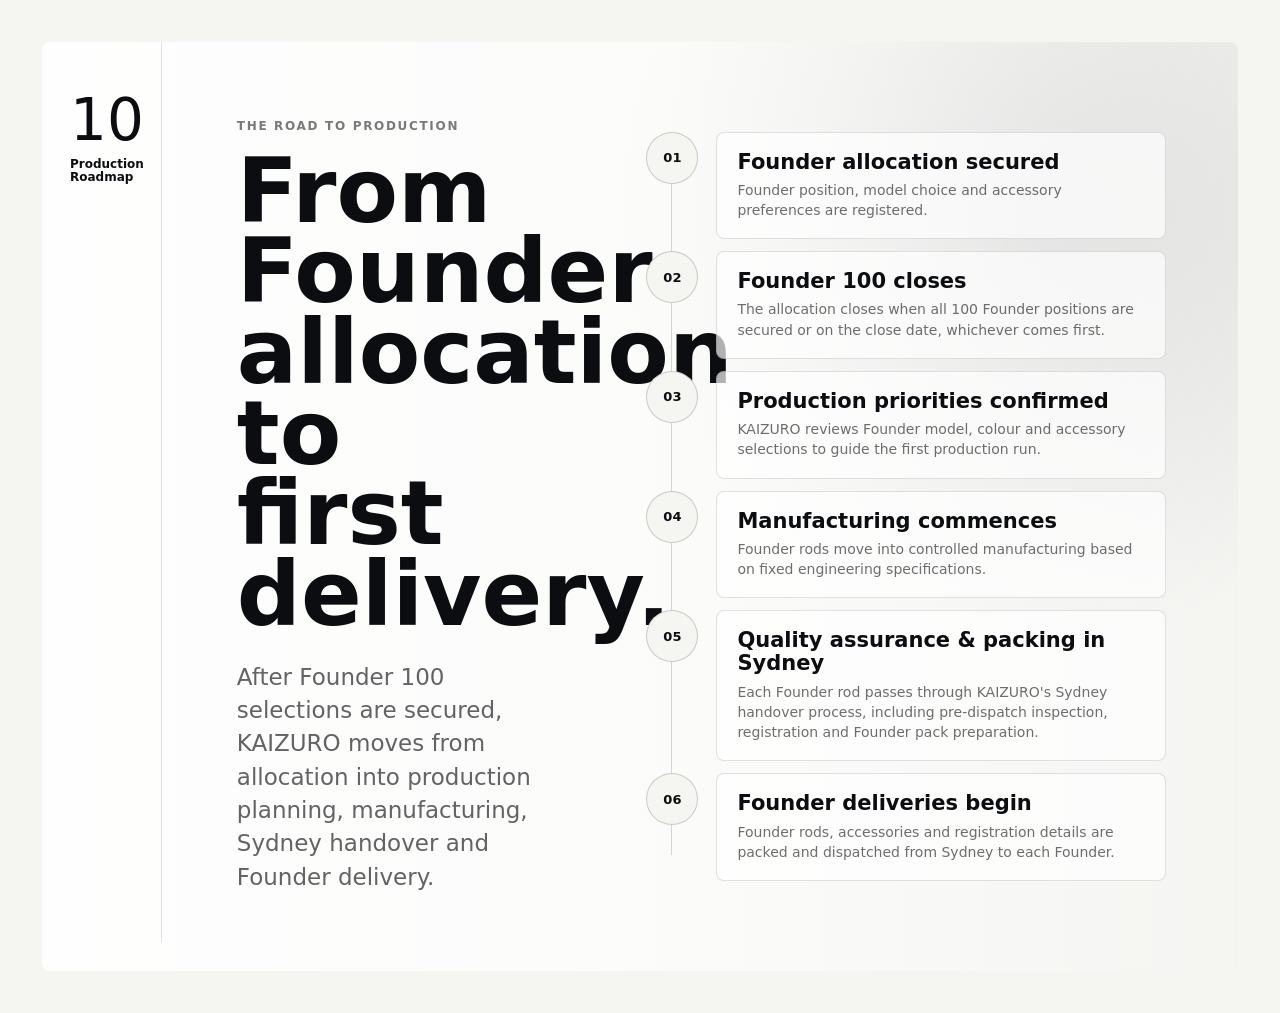
<file: production-roadmap-preview.html>
<!doctype html>
<html lang="en">
  <head>
    <meta charset="utf-8">
    <meta name="viewport" content="width=device-width, initial-scale=1">
    <title>KAIZURO Production Roadmap Preview</title>
    <style>
      * {
        box-sizing: border-box;
      }

      body {
        margin: 0;
        background: #f5f5f2;
        color: #0b0d10;
        font-family: Inter, ui-sans-serif, system-ui, -apple-system, BlinkMacSystemFont, "Segoe UI", sans-serif;
      }

      .preview-wrap {
        display: grid;
        min-height: 100svh;
        place-items: center;
        padding: 42px;
      }

      .roadmap-section {
        position: relative;
        width: min(1360px, 100%);
        min-height: 760px;
        overflow: hidden;
        border-radius: 8px;
        padding: clamp(54px, 6vw, 92px);
        background:
          linear-gradient(90deg, rgba(255, 255, 255, 0.94), rgba(255, 255, 255, 0.78) 52%, rgba(255, 255, 255, 0.34)),
          radial-gradient(circle at 84% 18%, rgba(54, 63, 68, 0.2), transparent 34%),
          #efefeb;
      }

      .section-label {
        position: absolute;
        top: 54px;
        left: 28px;
        width: 92px;
        padding-right: 16px;
        color: #0b0d10;
      }

      .section-label::after {
        content: "";
        position: absolute;
        top: -54px;
        right: 0;
        width: 1px;
        height: 900px;
        background: rgba(11, 13, 16, 0.12);
      }

      .section-label strong {
        display: block;
        font-size: 58px;
        font-weight: 500;
        line-height: 0.86;
      }

      .section-label span {
        display: block;
        margin-top: 12px;
        font-size: 12px;
        font-weight: 850;
        line-height: 1.1;
      }

      .roadmap-inner {
        display: grid;
        grid-template-columns: minmax(320px, 0.72fr) minmax(520px, 1fr);
        gap: clamp(44px, 7vw, 112px);
        align-items: center;
        min-height: 620px;
        padding-left: 118px;
      }

      .eyebrow {
        margin: 0 0 18px;
        color: rgba(11, 13, 16, 0.55);
        font-size: 12px;
        font-weight: 900;
        letter-spacing: 0.14em;
        text-transform: uppercase;
      }

      h1 {
        max-width: 600px;
        margin: 0 0 26px;
        font-size: clamp(54px, 7vw, 104px);
        font-weight: 850;
        letter-spacing: 0;
        line-height: 0.9;
      }

      .lead {
        max-width: 560px;
        margin: 0;
        color: rgba(11, 13, 16, 0.64);
        font-size: clamp(18px, 2vw, 23px);
        line-height: 1.45;
      }

      .roadmap {
        position: relative;
        display: grid;
        gap: 12px;
      }

      .roadmap::before {
        content: "";
        position: absolute;
        top: 26px;
        bottom: 26px;
        left: 25px;
        width: 1px;
        background: rgba(11, 13, 16, 0.16);
      }

      .step {
        position: relative;
        display: grid;
        grid-template-columns: 52px 1fr;
        gap: 18px;
        align-items: start;
      }

      .step-number {
        position: relative;
        z-index: 1;
        display: grid;
        width: 52px;
        height: 52px;
        place-items: center;
        border: 1px solid rgba(11, 13, 16, 0.18);
        border-radius: 999px;
        background: #f5f5f2;
        font-size: 13px;
        font-weight: 900;
      }

      .step-card {
        min-height: 86px;
        border: 1px solid rgba(11, 13, 16, 0.12);
        border-radius: 8px;
        padding: 18px 20px;
        background: rgba(255, 255, 255, 0.68);
      }

      .step-card h2 {
        margin: 0 0 6px;
        font-size: 21px;
        line-height: 1.1;
      }

      .step-card p {
        margin: 0;
        color: rgba(11, 13, 16, 0.6);
        font-size: 14px;
        line-height: 1.45;
      }

      @media (max-width: 900px) {
        .preview-wrap {
          padding: 18px;
        }

        .roadmap-section {
          padding: 44px 20px;
        }

        .section-label {
          position: static;
          width: auto;
          margin-bottom: 34px;
        }

        .section-label::after {
          display: none;
        }

        .roadmap-inner {
          grid-template-columns: 1fr;
          padding-left: 0;
        }
      }
    </style>
  </head>
  <body>
    <main class="preview-wrap">
      <section class="roadmap-section" aria-label="Production roadmap preview">
        <div class="section-label">
          <strong>10</strong>
          <span>Production<br>Roadmap</span>
        </div>
        <div class="roadmap-inner">
          <div>
            <p class="eyebrow">The road to production</p>
            <h1>From Founder allocation to first delivery.</h1>
            <p class="lead">After Founder 100 selections are secured, KAIZURO moves from allocation into production planning, manufacturing, Sydney handover and Founder delivery.</p>
          </div>
          <div class="roadmap">
            <article class="step">
              <span class="step-number">01</span>
              <div class="step-card">
                <h2>Founder allocation secured</h2>
                <p>Founder position, model choice and accessory preferences are registered.</p>
              </div>
            </article>
            <article class="step">
              <span class="step-number">02</span>
              <div class="step-card">
                <h2>Founder 100 closes</h2>
                <p>The allocation closes when all 100 Founder positions are secured or on the close date, whichever comes first.</p>
              </div>
            </article>
            <article class="step">
              <span class="step-number">03</span>
              <div class="step-card">
                <h2>Production priorities confirmed</h2>
                <p>KAIZURO reviews Founder model, colour and accessory selections to guide the first production run.</p>
              </div>
            </article>
            <article class="step">
              <span class="step-number">04</span>
              <div class="step-card">
                <h2>Manufacturing commences</h2>
                <p>Founder rods move into controlled manufacturing based on fixed engineering specifications.</p>
              </div>
            </article>
            <article class="step">
              <span class="step-number">05</span>
              <div class="step-card">
                <h2>Quality assurance &amp; packing in Sydney</h2>
                <p>Each Founder rod passes through KAIZURO's Sydney handover process, including pre-dispatch inspection, registration and Founder pack preparation.</p>
              </div>
            </article>
            <article class="step">
              <span class="step-number">06</span>
              <div class="step-card">
                <h2>Founder deliveries begin</h2>
                <p>Founder rods, accessories and registration details are packed and dispatched from Sydney to each Founder.</p>
              </div>
            </article>
          </div>
        </div>
      </section>
    </main>
  </body>
</html>
</file>
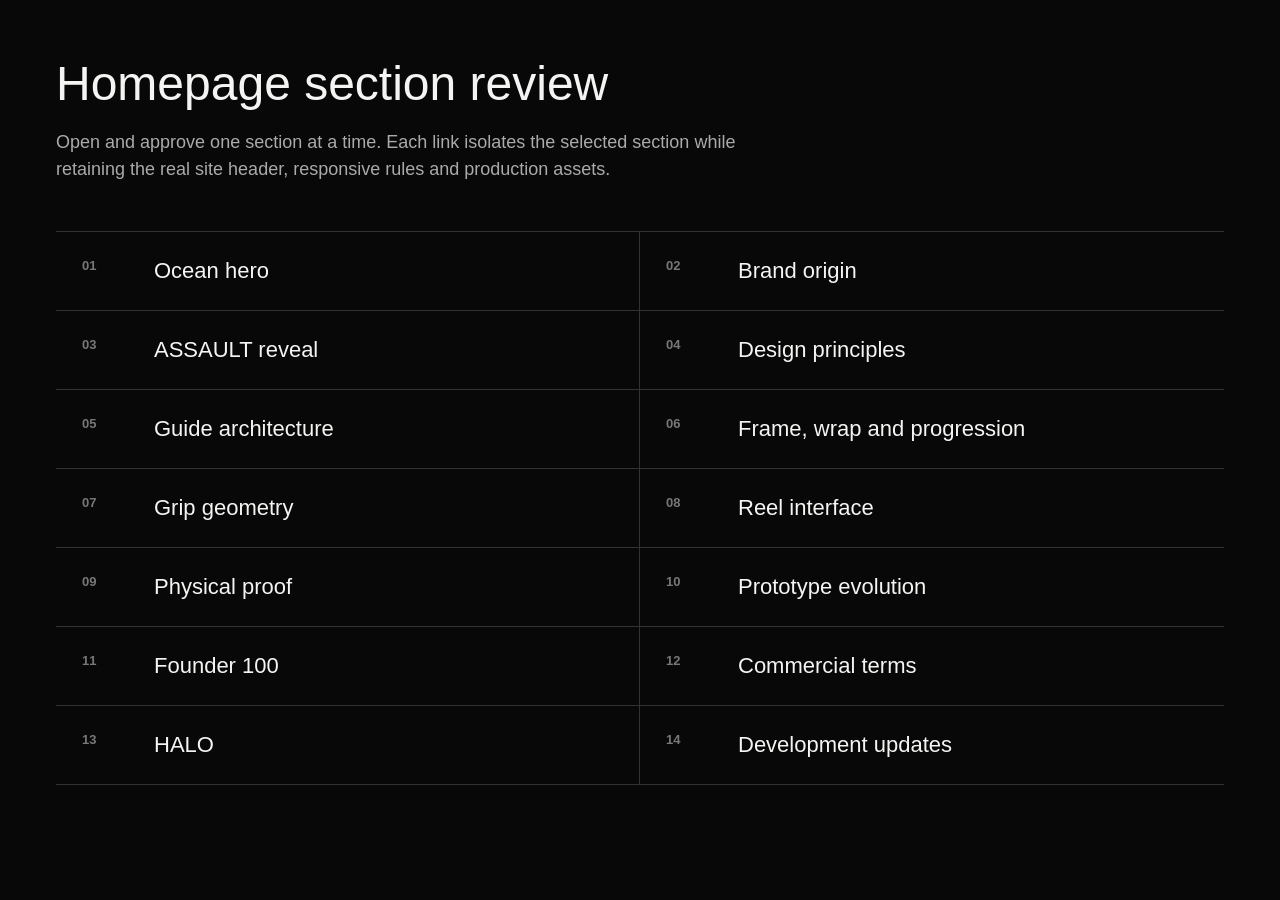
<file: section-review.html>
<!doctype html>
<html lang="en">
  <head>
    <meta charset="utf-8">
    <meta name="viewport" content="width=device-width, initial-scale=1">
    <title>KAIZURO Homepage Section Review</title>
    <style>
      :root { color-scheme: dark; font-family: Inter, Helvetica, Arial, sans-serif; }
      * { box-sizing: border-box; }
      body { margin: 0; padding: 56px; background: #080808; color: #f4f4f2; }
      header { max-width: 1180px; margin: 0 auto 48px; }
      h1 { margin: 0 0 14px; font-size: 48px; font-weight: 400; }
      p { max-width: 720px; color: #aaa; font-size: 18px; line-height: 1.5; }
      ol { display: grid; grid-template-columns: repeat(2, minmax(0, 1fr)); max-width: 1180px; margin: 0 auto; padding: 0; border-top: 1px solid #333; list-style: none; }
      li { border-bottom: 1px solid #333; }
      li:nth-child(odd) { border-right: 1px solid #333; }
      a { display: grid; grid-template-columns: 54px 1fr; gap: 18px; padding: 26px; color: inherit; text-decoration: none; }
      a:hover { background: #161616; }
      span { color: #777; font-size: 13px; font-weight: 700; }
      strong { font-size: 22px; font-weight: 500; }
      @media (max-width: 700px) { body { padding: 32px 20px; } h1 { font-size: 36px; } ol { grid-template-columns: 1fr; } li:nth-child(odd) { border-right: 0; } }
    </style>
  </head>
  <body>
    <header>
      <h1>Homepage section review</h1>
      <p>Open and approve one section at a time. Each link isolates the selected section while retaining the real site header, responsive rules and production assets.</p>
    </header>
    <ol>
      <li><a href="index.html?section=purpose"><span>01</span><strong>Ocean hero</strong></a></li>
      <li><a href="index.html?section=story"><span>02</span><strong>Brand origin</strong></a></li>
      <li><a href="index.html?section=assault"><span>03</span><strong>ASSAULT reveal</strong></a></li>
      <li><a href="index.html?section=principles"><span>04</span><strong>Design principles</strong></a></li>
      <li><a href="index.html?section=details"><span>05</span><strong>Guide architecture</strong></a></li>
      <li><a href="index.html?section=technical"><span>06</span><strong>Frame, wrap and progression</strong></a></li>
      <li><a href="index.html?section=grip"><span>07</span><strong>Grip geometry</strong></a></li>
      <li><a href="index.html?section=reel"><span>08</span><strong>Reel interface</strong></a></li>
      <li><a href="index.html?section=proof"><span>09</span><strong>Physical proof</strong></a></li>
      <li><a href="index.html?section=evolution"><span>10</span><strong>Prototype evolution</strong></a></li>
      <li><a href="index.html?section=founder"><span>11</span><strong>Founder 100</strong></a></li>
      <li><a href="index.html?section=terms"><span>12</span><strong>Commercial terms</strong></a></li>
      <li><a href="index.html?section=halo"><span>13</span><strong>HALO</strong></a></li>
      <li><a href="index.html?section=updates"><span>14</span><strong>Development updates</strong></a></li>
    </ol>
  </body>
</html>
</file>
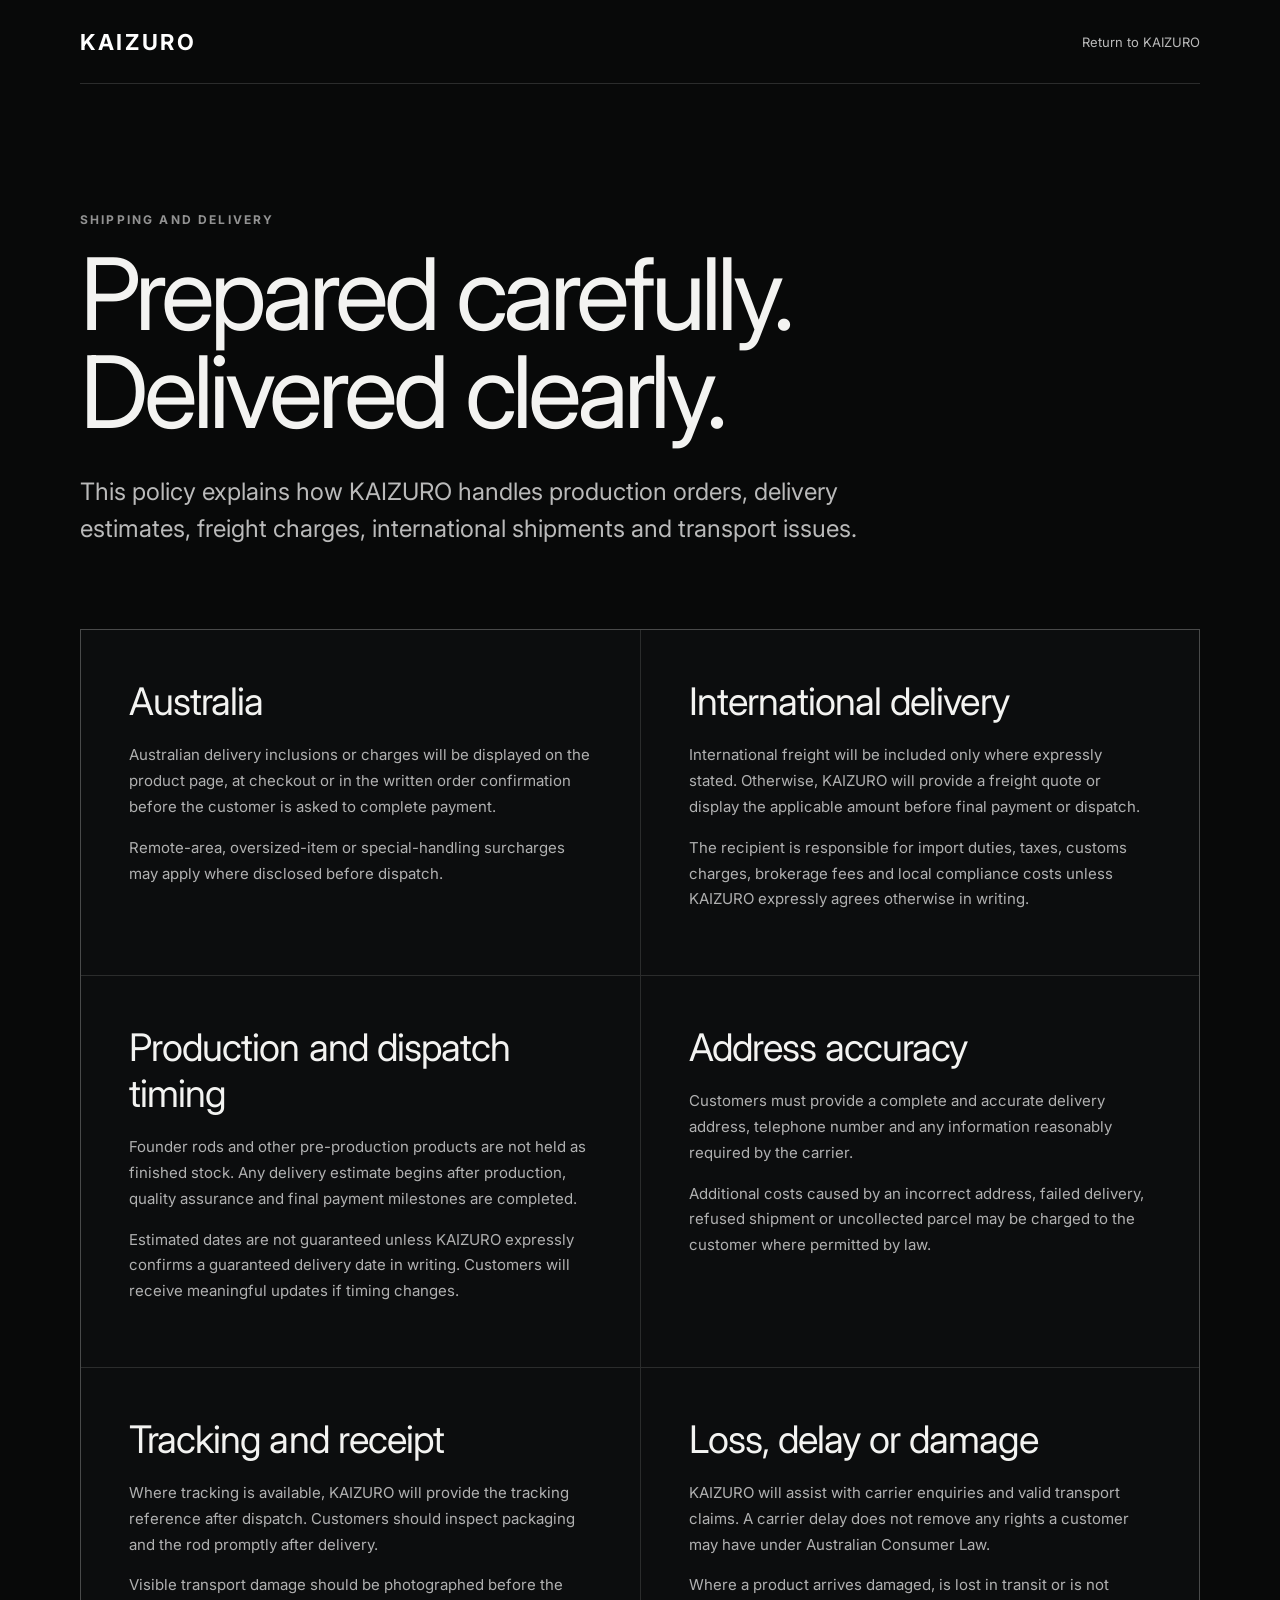
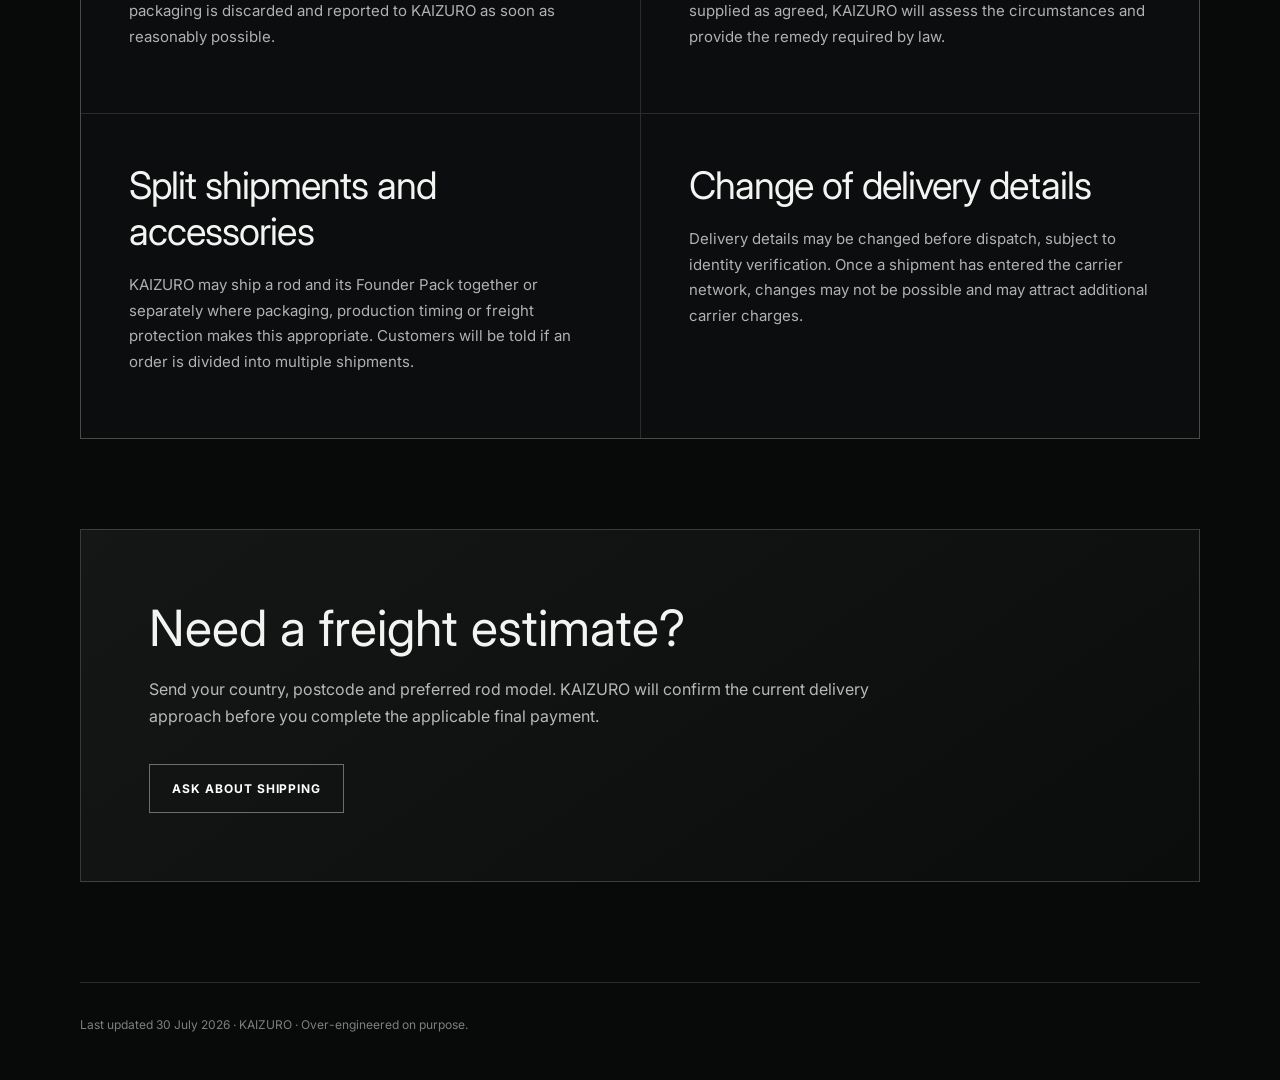
<file: shipping.html>
<!doctype html>
<html lang="en">
  <head>
    <meta charset="utf-8">
    <meta name="viewport" content="width=device-width, initial-scale=1">
    <meta name="description" content="KAIZURO shipping, delivery, international freight and order handling policy.">
    <title>KAIZURO | Shipping</title>
    <link rel="preconnect" href="https://fonts.googleapis.com">
    <link rel="preconnect" href="https://fonts.gstatic.com" crossorigin>
    <link href="https://fonts.googleapis.com/css2?family=Inter:wght@300;400;500;600;700;800&display=swap" rel="stylesheet">
    <style>
      :root { color-scheme: dark; }
      * { box-sizing: border-box; }
      body { margin: 0; background: #080909; color: #f3f3f1; font-family: Inter, sans-serif; }
      a { color: inherit; }
      .shell { width: min(1120px, calc(100% - 40px)); margin: 0 auto; }
      header { display: flex; align-items: center; justify-content: space-between; min-height: 84px; border-bottom: 1px solid rgba(255,255,255,.14); }
      .brand { color: #fff; text-decoration: none; font-size: 22px; font-weight: 700; letter-spacing: .12em; }
      .back { color: rgba(255,255,255,.72); text-decoration: none; font-size: 13px; }
      .hero { padding: clamp(72px, 10vw, 140px) 0 clamp(48px, 7vw, 82px); }
      .eyebrow { margin: 0 0 18px; color: rgba(255,255,255,.56); font-size: 12px; font-weight: 700; letter-spacing: .18em; text-transform: uppercase; }
      h1 { max-width: 900px; margin: 0; font-size: clamp(48px, 8vw, 100px); font-weight: 400; line-height: .98; letter-spacing: -.05em; }
      .lead { max-width: 780px; margin: 32px 0 0; color: rgba(255,255,255,.72); font-size: clamp(18px, 2.1vw, 24px); line-height: 1.55; }
      .grid { display: grid; grid-template-columns: repeat(2, minmax(0, 1fr)); gap: 1px; margin-bottom: 90px; background: rgba(255,255,255,.14); border: 1px solid rgba(255,255,255,.14); }
      .card { min-height: 250px; padding: clamp(28px, 4vw, 48px); background: #0c0d0e; }
      .card h2 { margin: 0 0 18px; font-size: clamp(25px, 3vw, 38px); font-weight: 400; letter-spacing: -.025em; }
      .card p, .card li { color: rgba(255,255,255,.68); font-size: 15px; line-height: 1.72; }
      .card ul { padding-left: 20px; }
      .contact { padding: clamp(38px, 6vw, 68px); margin-bottom: 100px; border: 1px solid rgba(255,255,255,.18); background: linear-gradient(145deg, rgba(255,255,255,.05), rgba(255,255,255,.01)); }
      .contact h2 { margin: 0 0 18px; font-size: clamp(30px, 4vw, 50px); font-weight: 400; }
      .contact p { max-width: 760px; color: rgba(255,255,255,.7); line-height: 1.7; }
      .button { display: inline-flex; margin-top: 18px; padding: 16px 22px; border: 1px solid rgba(255,255,255,.38); color: #fff; text-decoration: none; font-size: 12px; font-weight: 700; letter-spacing: .08em; text-transform: uppercase; }
      footer { padding: 34px 0 48px; border-top: 1px solid rgba(255,255,255,.14); color: rgba(255,255,255,.48); font-size: 12px; }
      @media (max-width: 760px) { .shell { width: min(100% - 28px, 1120px); } .grid { grid-template-columns: 1fr; } }
    </style>
  </head>
  <body>
    <header class="shell">
      <a class="brand" href="index.html">KAIZURO</a>
      <a class="back" href="index.html">Return to KAIZURO</a>
    </header>

    <main class="shell">
      <section class="hero">
        <p class="eyebrow">Shipping and Delivery</p>
        <h1>Prepared carefully. Delivered clearly.</h1>
        <p class="lead">This policy explains how KAIZURO handles production orders, delivery estimates, freight charges, international shipments and transport issues.</p>
      </section>

      <div class="grid">
        <section class="card">
          <h2>Australia</h2>
          <p>Australian delivery inclusions or charges will be displayed on the product page, at checkout or in the written order confirmation before the customer is asked to complete payment.</p>
          <p>Remote-area, oversized-item or special-handling surcharges may apply where disclosed before dispatch.</p>
        </section>

        <section class="card">
          <h2>International delivery</h2>
          <p>International freight will be included only where expressly stated. Otherwise, KAIZURO will provide a freight quote or display the applicable amount before final payment or dispatch.</p>
          <p>The recipient is responsible for import duties, taxes, customs charges, brokerage fees and local compliance costs unless KAIZURO expressly agrees otherwise in writing.</p>
        </section>

        <section class="card">
          <h2>Production and dispatch timing</h2>
          <p>Founder rods and other pre-production products are not held as finished stock. Any delivery estimate begins after production, quality assurance and final payment milestones are completed.</p>
          <p>Estimated dates are not guaranteed unless KAIZURO expressly confirms a guaranteed delivery date in writing. Customers will receive meaningful updates if timing changes.</p>
        </section>

        <section class="card">
          <h2>Address accuracy</h2>
          <p>Customers must provide a complete and accurate delivery address, telephone number and any information reasonably required by the carrier.</p>
          <p>Additional costs caused by an incorrect address, failed delivery, refused shipment or uncollected parcel may be charged to the customer where permitted by law.</p>
        </section>

        <section class="card">
          <h2>Tracking and receipt</h2>
          <p>Where tracking is available, KAIZURO will provide the tracking reference after dispatch. Customers should inspect packaging and the rod promptly after delivery.</p>
          <p>Visible transport damage should be photographed before the packaging is discarded and reported to KAIZURO as soon as reasonably possible.</p>
        </section>

        <section class="card">
          <h2>Loss, delay or damage</h2>
          <p>KAIZURO will assist with carrier enquiries and valid transport claims. A carrier delay does not remove any rights a customer may have under Australian Consumer Law.</p>
          <p>Where a product arrives damaged, is lost in transit or is not supplied as agreed, KAIZURO will assess the circumstances and provide the remedy required by law.</p>
        </section>

        <section class="card">
          <h2>Split shipments and accessories</h2>
          <p>KAIZURO may ship a rod and its Founder Pack together or separately where packaging, production timing or freight protection makes this appropriate. Customers will be told if an order is divided into multiple shipments.</p>
        </section>

        <section class="card">
          <h2>Change of delivery details</h2>
          <p>Delivery details may be changed before dispatch, subject to identity verification. Once a shipment has entered the carrier network, changes may not be possible and may attract additional carrier charges.</p>
        </section>
      </div>

      <section class="contact">
        <h2>Need a freight estimate?</h2>
        <p>Send your country, postcode and preferred rod model. KAIZURO will confirm the current delivery approach before you complete the applicable final payment.</p>
        <a class="button" href="mailto:info@kaizuro.com?subject=KAIZURO%20Shipping%20Enquiry">Ask about shipping</a>
      </section>
    </main>

    <footer class="shell">Last updated 30 July 2026 · KAIZURO · Over-engineered on purpose.</footer>
  </body>
</html>
</file>
<file: styles.css>
:root {
  --black: #050505;
  --soft-black: #0d0d0d;
  --charcoal: #181818;
  --white: #f4f4f2;
  --muted: #a4a4a4;
  --line: rgba(255, 255, 255, 0.16);
  --dark-line: rgba(5, 5, 5, 0.14);
  --max: 1440px;
  --pad: clamp(64px, 5.5vw, 80px);
  --header: 72px;
}

* {
  box-sizing: border-box;
}

html {
  background: var(--black);
  color: var(--white);
  scroll-behavior: smooth;
}

body {
  margin: 0;
  background: var(--black);
  color: var(--white);
  font-family: Inter, "Neue Haas Grotesk Text", "Helvetica Now Text", Helvetica, Arial, sans-serif;
  letter-spacing: 0;
  overflow-x: hidden;
}

img {
  display: block;
  max-width: 100%;
}

a {
  color: inherit;
  text-decoration: none;
}

button,
input {
  font: inherit;
}

.site-header {
  position: fixed;
  inset: 0 0 auto;
  z-index: 50;
  display: grid;
  grid-template-columns: 1fr auto 1fr;
  align-items: center;
  height: var(--header);
  padding: 0 var(--pad);
  border-bottom: 1px solid transparent;
  color: var(--white);
  transition: background 220ms ease, border-color 220ms ease;
}

.site-header.scrolled,
.site-header.menu-open {
  background: rgba(5, 5, 5, 0.88);
  border-color: var(--line);
  backdrop-filter: blur(18px);
}

.brand-word,
.site-footer strong {
  font-size: 22px;
  font-weight: 500;
  letter-spacing: 0.16em;
}

.desktop-nav {
  display: flex;
  align-items: center;
  gap: clamp(22px, 3vw, 42px);
  font-size: 12px;
  font-weight: 600;
  letter-spacing: 0.08em;
  text-transform: uppercase;
}

.desktop-nav a,
.nav-action,
.mobile-menu a {
  opacity: 0.74;
  transition: opacity 180ms ease;
}

.desktop-nav a:hover,
.nav-action:hover,
.mobile-menu a:hover {
  opacity: 1;
}

.nav-action {
  justify-self: end;
  font-size: 12px;
  font-weight: 700;
  letter-spacing: 0.08em;
  text-transform: uppercase;
}

.menu-toggle {
  display: none;
  justify-self: end;
  width: 42px;
  height: 42px;
  border: 0;
  background: transparent;
  color: currentColor;
}

.menu-toggle span {
  display: block;
  width: 22px;
  height: 1px;
  margin: 7px auto;
  background: currentColor;
}

.mobile-menu {
  position: fixed;
  inset: var(--header) 0 auto;
  z-index: 45;
  display: none;
  padding: 18px 24px 28px;
  background: rgba(5, 5, 5, 0.96);
  border-bottom: 1px solid var(--line);
}

.mobile-menu.open {
  display: grid;
  gap: 18px;
}

.section-dark {
  background: var(--black);
  color: var(--white);
}

.section-light {
  background: var(--white);
  color: var(--black);
}

main section {
  scroll-margin-top: var(--header);
}

.content-grid {
  width: min(calc(100vw - (var(--pad) * 2)), var(--max));
  margin-inline: auto;
}

.eyebrow {
  margin: 0 0 28px;
  color: var(--muted);
  font-size: 12px;
  font-weight: 700;
  letter-spacing: 0.26em;
  line-height: 1.4;
  text-transform: uppercase;
}

h1,
h2,
h3,
p {
  margin-top: 0;
}

h1,
h2 {
  max-width: 920px;
  font-weight: 300;
  line-height: 0.98;
}

h1 {
  margin-bottom: 30px;
  font-size: clamp(64px, 8vw, 118px);
}

h2 {
  margin-bottom: 34px;
  font-size: clamp(52px, 6.1vw, 92px);
}

h3 {
  margin-bottom: 14px;
  font-size: clamp(22px, 2vw, 30px);
  font-weight: 400;
  line-height: 1.1;
}

p {
  color: rgba(244, 244, 242, 0.78);
  font-size: clamp(18px, 1.35vw, 22px);
  font-weight: 400;
  line-height: 1.55;
}

.section-light p {
  color: rgba(5, 5, 5, 0.68);
}

.hero,
.assault-reveal,
.halo-section {
  position: relative;
  min-height: 100svh;
  overflow: clip;
}

.full-bleed-image {
  position: absolute;
  inset: 0;
  margin: 0;
}

.full-bleed-image img,
.full-width-product img,
.sticky-image img,
.chapter-image img {
  width: 100%;
  height: 100%;
  object-fit: cover;
}

.focal-hero img {
  object-position: 64% 48%;
}

.focal-origin img {
  object-position: 67% 52%;
}

.focal-assault img {
  object-position: 64% 49%;
}

.focal-guide img {
  object-position: 69% 50%;
}

.focal-frame img {
  object-position: 58% 48%;
}

.focal-wrap img,
.focal-tip img {
  object-position: 56% 48%;
}

.focal-grip img {
  object-position: 72% 50%;
}

.focal-reel img {
  object-position: 57% 52%;
}

.focal-founder img {
  object-position: 50% 50%;
}

.focal-halo img {
  object-position: 58% 50%;
}

.hero-scrim {
  position: absolute;
  inset: 0;
  background:
    linear-gradient(90deg, rgba(0, 0, 0, 0.82) 0%, rgba(0, 0, 0, 0.58) 34%, rgba(0, 0, 0, 0.16) 72%),
    linear-gradient(0deg, rgba(0, 0, 0, 0.72) 0%, rgba(0, 0, 0, 0) 42%);
}

.hero-copy {
  position: relative;
  z-index: 2;
  display: grid;
  align-content: center;
  min-height: 100svh;
  padding-top: var(--header);
}

.hero-copy p:not(.eyebrow),
.halo-copy p {
  max-width: 600px;
}

.hero-actions {
  display: flex;
  gap: 12px;
  margin-top: 22px;
}

.hero-actions a,
.halo-copy a,
.text-link,
.capture-box button {
  display: inline-grid;
  min-height: 52px;
  align-items: center;
  justify-content: center;
  padding: 0 24px;
  border: 1px solid rgba(244, 244, 242, 0.72);
  font-size: 12px;
  font-weight: 800;
  letter-spacing: 0.1em;
  text-transform: uppercase;
}

.hero-actions a:first-child,
.capture-box button {
  background: var(--white);
  color: var(--black);
}

.hero-status {
  position: absolute;
  right: 0;
  bottom: 34px;
  left: 0;
  z-index: 2;
  display: flex;
  justify-content: space-between;
  gap: 18px;
  color: rgba(244, 244, 242, 0.62);
  font-size: 12px;
  font-weight: 700;
  letter-spacing: 0.14em;
  text-transform: uppercase;
}

.split-story {
  display: grid;
  grid-template-columns: minmax(360px, 0.82fr) minmax(0, 1.18fr);
  gap: clamp(60px, 8vw, 130px);
  width: min(calc(100vw - (var(--pad) * 2)), var(--max));
  min-height: 112svh;
  margin-inline: auto;
  padding: clamp(120px, 15vw, 210px) 0;
}

.split-story.reverse {
  grid-template-columns: minmax(0, 1.14fr) minmax(360px, 0.86fr);
}

.story-copy {
  align-self: center;
}

.story-copy p {
  max-width: 610px;
}

.story-copy strong,
.assault-copy strong {
  display: block;
  max-width: 660px;
  margin-top: 54px;
  padding-top: 34px;
  border-top: 1px solid var(--line);
  font-size: clamp(34px, 4vw, 62px);
  font-weight: 300;
  line-height: 1.1;
}

.section-light .story-copy strong {
  border-color: var(--dark-line);
}

.story-copy small {
  display: block;
  margin: 38px 0 22px;
  color: rgba(5, 5, 5, 0.54);
  font-size: 16px;
}

.sticky-image {
  position: sticky;
  top: calc(var(--header) + 34px);
  align-self: start;
  height: min(82svh, 850px);
  margin: 0;
  overflow: hidden;
}

.contained-image {
  background: #101010;
}

.assault-reveal {
  min-height: 118svh;
  padding: 120px 0;
}

.full-width-product {
  position: sticky;
  top: 0;
  width: 100vw;
  height: 100svh;
  margin: 0;
}

.assault-copy {
  position: relative;
  z-index: 2;
  margin-top: -72svh;
  padding-bottom: 18svh;
}

.assault-copy p {
  max-width: 560px;
}

.system-section,
.proof-section,
.evolution-section,
.terms-section,
.capture-section {
  padding: clamp(110px, 14vw, 190px) 0;
}

.system-section h2 {
  max-width: 1120px;
}

.principle-row {
  display: grid;
  grid-template-columns: repeat(3, 1fr);
  gap: 1px;
  margin-top: 76px;
  border-top: 1px solid var(--dark-line);
}

.principle-row article {
  padding: 38px clamp(22px, 3vw, 44px) 0 0;
}

.principle-row span,
.timeline span,
.metric-row span,
.chapter-copy span,
.detail-list span,
.terms-list summary {
  color: var(--muted);
  font-size: 12px;
  font-weight: 700;
  letter-spacing: 0.16em;
  text-transform: uppercase;
}

.principle-row h3 {
  margin-top: 38px;
}

.technical-scroll {
  position: relative;
  display: grid;
  grid-template-columns: minmax(320px, 36vw) 1fr;
  gap: clamp(42px, 6vw, 100px);
  width: min(calc(100vw - (var(--pad) * 2)), var(--max));
  min-height: 260svh;
  margin-inline: auto;
  padding: 120px 0;
}

.chapter-copy {
  position: sticky;
  top: 17svh;
  height: fit-content;
}

.chapter-copy h2 {
  max-width: 530px;
  font-size: clamp(48px, 5vw, 78px);
}

.chapter-copy p {
  max-width: 460px;
}

.chapter-track {
  display: grid;
  gap: 34vh;
}

.chapter-image {
  height: 78svh;
  margin: 0;
  overflow: hidden;
}

.detail-list {
  display: grid;
  gap: 0;
  max-width: 610px;
  margin-top: 44px;
  border-top: 1px solid var(--line);
}

.section-light .detail-list {
  border-color: var(--dark-line);
}

.detail-list span {
  display: block;
  padding: 20px 0;
  border-bottom: 1px solid var(--line);
}

.section-light .detail-list span {
  border-color: var(--dark-line);
}

.detail-list.two-column {
  grid-template-columns: repeat(2, minmax(0, 1fr));
  column-gap: 34px;
}

.proof-grid,
.terms-grid {
  display: grid;
  grid-template-columns: minmax(360px, 0.9fr) minmax(0, 1.1fr);
  gap: clamp(64px, 9vw, 140px);
  align-items: start;
}

.proof-panel {
  border-top: 1px solid var(--line);
}

.metric-row {
  display: flex;
  justify-content: space-between;
  gap: 30px;
  padding: 28px 0;
  border-bottom: 1px solid var(--line);
}

.metric-row strong {
  font-size: clamp(36px, 5vw, 76px);
  font-weight: 300;
  line-height: 0.9;
}

.load-curve {
  position: relative;
  height: 220px;
  margin-top: 44px;
  border-left: 1px solid var(--line);
  border-bottom: 1px solid var(--line);
  overflow: hidden;
}

.load-curve::before {
  content: "";
  position: absolute;
  right: 0;
  bottom: 0;
  left: 0;
  height: 100%;
  background: linear-gradient(160deg, transparent 46%, rgba(244, 244, 242, 0.1) 47%, transparent 63%);
}

.load-curve span {
  position: absolute;
  right: 7%;
  bottom: 20%;
  width: 72%;
  height: 58%;
  border-right: 2px solid rgba(244, 244, 242, 0.9);
  border-bottom: 2px solid rgba(244, 244, 242, 0.9);
  border-radius: 0 0 78% 0;
  transform: skewX(-18deg);
}

.timeline {
  display: grid;
  grid-template-columns: repeat(7, minmax(150px, 1fr));
  gap: 0;
  margin: 80px 0 0;
  padding: 0;
  list-style: none;
  border-top: 1px solid var(--dark-line);
  overflow-x: auto;
}

.timeline li {
  min-width: 170px;
  padding: 26px 24px 0 0;
}

.timeline strong {
  display: block;
  margin: 28px 0 12px;
  font-size: 22px;
  font-weight: 500;
}

.timeline p {
  font-size: 15px;
}

.text-link {
  width: fit-content;
  margin-top: 42px;
}

.terms-list {
  border-top: 1px solid var(--line);
}

.terms-list details {
  border-bottom: 1px solid var(--line);
}

.terms-list summary {
  cursor: pointer;
  padding: 28px 0;
  list-style: none;
}

.terms-list summary::-webkit-details-marker {
  display: none;
}

.terms-list p {
  max-width: 640px;
  padding-bottom: 28px;
  font-size: 18px;
}

.halo-section {
  min-height: 100svh;
}

.halo-copy {
  position: relative;
  z-index: 2;
  display: grid;
  align-content: center;
  min-height: 100svh;
  padding-top: var(--header);
}

.halo-copy h2 {
  max-width: 960px;
  font-size: clamp(70px, 10vw, 146px);
}

.capture-box {
  max-width: 920px;
}

.capture-box h2 {
  max-width: 900px;
}

.capture-box form {
  display: grid;
  grid-template-columns: 1fr auto;
  gap: 14px;
  max-width: 720px;
  margin-top: 50px;
}

.capture-box label {
  position: absolute;
  width: 1px;
  height: 1px;
  overflow: hidden;
  clip: rect(0 0 0 0);
}

.capture-box input {
  min-height: 54px;
  border: 0;
  border-bottom: 1px solid rgba(5, 5, 5, 0.42);
  background: transparent;
  color: var(--black);
  outline: 0;
}

.site-footer {
  display: flex;
  justify-content: space-between;
  gap: 32px;
  padding: 54px var(--pad) 70px;
  background: var(--black);
  border-top: 1px solid var(--line);
  color: var(--white);
}

.site-footer nav {
  display: flex;
  flex-wrap: wrap;
  gap: 26px;
  color: var(--muted);
  font-size: 12px;
  font-weight: 700;
  letter-spacing: 0.12em;
  text-transform: uppercase;
}

@media (max-width: 1100px) {
  :root {
    --pad: clamp(32px, 5vw, 48px);
  }

  .desktop-nav,
  .nav-action {
    display: none;
  }

  .site-header {
    grid-template-columns: 1fr auto;
  }

  .menu-toggle {
    display: block;
  }

  .split-story,
  .split-story.reverse,
  .technical-scroll,
  .proof-grid,
  .terms-grid {
    grid-template-columns: 1fr;
  }

  .split-story,
  .split-story.reverse {
    min-height: auto;
    padding: 110px 0;
  }

  .sticky-image {
    position: relative;
    top: auto;
    height: 68svh;
  }

  .split-story.reverse .sticky-image {
    order: 2;
  }

  .technical-scroll {
    min-height: auto;
    padding: 110px 0;
  }

  .chapter-copy {
    position: relative;
    top: auto;
  }

  .chapter-track {
    gap: 28px;
  }

  .chapter-image {
    height: 68svh;
  }

  .principle-row {
    grid-template-columns: 1fr;
  }

  .timeline {
    grid-template-columns: repeat(7, 220px);
  }
}

@media (max-width: 640px) {
  :root {
    --pad: clamp(20px, 6vw, 24px);
    --header: 64px;
  }

  .site-header {
    padding-inline: var(--pad);
  }

  .brand-word {
    font-size: 18px;
  }

  h1 {
    font-size: clamp(50px, 14vw, 64px);
  }

  h2,
  .chapter-copy h2 {
    font-size: clamp(39px, 11vw, 52px);
  }

  p {
    font-size: 17px;
  }

  .hero {
    min-height: 820px;
  }

  .hero-copy {
    align-content: end;
    min-height: 760px;
    padding-bottom: 150px;
  }

  .hero-scrim {
    background:
      linear-gradient(0deg, rgba(0, 0, 0, 0.92) 0%, rgba(0, 0, 0, 0.56) 48%, rgba(0, 0, 0, 0.04) 92%),
      linear-gradient(90deg, rgba(0, 0, 0, 0.48) 0%, rgba(0, 0, 0, 0) 70%);
  }

  .focal-hero img {
    object-position: 68% 47%;
  }

  .focal-origin img,
  .focal-guide img {
    object-position: 65% 50%;
  }

  .focal-assault img {
    object-position: 70% 50%;
  }

  .focal-frame img {
    object-position: 59% 50%;
  }

  .focal-grip img {
    object-position: 77% 50%;
  }

  .focal-reel img {
    object-position: 55% 50%;
  }

  .hero-actions,
  .hero-status,
  .site-footer,
  .capture-box form {
    flex-direction: column;
    display: grid;
    grid-template-columns: 1fr;
  }

  .hero-status {
    bottom: 26px;
    align-items: start;
  }

  .assault-reveal {
    min-height: auto;
    padding: 0 0 100px;
  }

  .full-width-product {
    position: relative;
    height: 62svh;
  }

  .assault-copy {
    margin-top: 0;
    padding-top: 50px;
    padding-bottom: 0;
  }

  .system-section,
  .proof-section,
  .evolution-section,
  .terms-section,
  .capture-section {
    padding: 92px 0;
  }

  .sticky-image,
  .chapter-image {
    height: 54svh;
  }

  .detail-list.two-column {
    grid-template-columns: 1fr;
  }

  .metric-row {
    display: grid;
  }

  .halo-copy {
    align-content: end;
    padding-bottom: 90px;
  }

  .halo-copy h2 {
    font-size: clamp(54px, 15vw, 78px);
  }
}

/* Editorial alignment pass: all major story copy follows the KAIZURO logo axis. */
@media (min-width: 1101px) {
  .hero-copy {
    padding-top: clamp(118px, 13vh, 150px);
    padding-bottom: 110px;
  }

  .hero h1 {
    max-width: 680px;
    font-size: clamp(56px, 5.2vw, 82px);
  }

  .hero-copy p:not(.eyebrow) {
    max-width: 500px;
  }

  .split-story,
  .split-story.reverse {
    width: calc(100% - (var(--pad) * 2));
    max-width: none;
    margin-inline: var(--pad);
  }

  .assault-copy,
  .system-section > .content-grid,
  .proof-section > .content-grid,
  .evolution-section > .content-grid,
  .founder-section > .content-grid,
  .terms-section > .content-grid,
  .capture-section > .content-grid,
  .halo-copy {
    width: auto;
    max-width: none;
    margin-inline: 0;
    padding-right: var(--pad);
    padding-left: var(--pad);
  }

  .assault-copy {
    align-content: center;
    padding-top: var(--header);
  }

  .assault-copy h2 {
    max-width: 760px;
    font-size: clamp(58px, 5vw, 82px);
    white-space: nowrap;
  }

  .assault-copy p,
  .assault-copy strong {
    max-width: 560px;
  }

  .assault-copy strong {
    font-size: clamp(30px, 3vw, 46px);
  }
}

/* Final technical chapter behaviour after all legacy overrides. */
@media (min-width: 1101px) {
  .technical-scroll {
    min-height: 2400px;
    grid-template-columns: minmax(320px, 0.62fr) minmax(0, 1.38fr);
    padding-right: var(--pad);
    padding-left: var(--pad);
  }

  .technical-scroll .chapter-copy {
    position: sticky;
    top: 140px;
    align-self: start;
  }

  .technical-scroll .chapter-track {
    gap: 150px;
  }

  .technical-scroll .chapter-image,
  .technical-scroll .chapter-image:nth-child(1),
  .technical-scroll .chapter-image:nth-child(n + 2) {
    display: block;
    height: min(78vh, 820px);
  }
}

@media (max-width: 1100px) {
  .technical-scroll {
    min-height: auto;
  }

  .technical-scroll > .chapter-copy {
    display: none;
  }

  .technical-scroll .chapter-image,
  .technical-scroll .chapter-image:nth-child(1),
  .technical-scroll .chapter-image:nth-child(n + 2) {
    display: grid;
    height: auto;
    overflow: visible;
  }

  .technical-scroll .chapter-image img {
    aspect-ratio: 16 / 10;
    height: auto;
    object-fit: cover;
  }

  .mobile-chapter-copy {
    display: grid;
  }
}

/* Sales-story merge: differentiation, validation, ownership and future. */
.section-lead,
.system-intro {
  max-width: 720px;
  color: inherit;
  font-size: clamp(22px, 2vw, 30px);
  font-weight: 400;
  line-height: 1.35;
}

.system-intro {
  margin: 34px 0 72px;
  color: rgba(5, 5, 5, 0.68);
}

.detail-list span b,
.metric-row span b {
  display: block;
  margin-bottom: 7px;
  color: inherit;
  font-size: 15px;
  font-weight: 700;
}

.detail-list span {
  line-height: 1.5;
}

.curve-heading {
  max-width: 560px;
  margin: 24px 0 12px;
  color: var(--white);
  font-size: clamp(20px, 1.8vw, 28px);
  line-height: 1.25;
}

.proof-disclosure {
  display: block;
  max-width: 620px;
  color: rgba(244, 244, 242, 0.52);
  line-height: 1.5;
}

.evolution-grid {
  display: grid;
  gap: clamp(58px, 7vw, 104px);
}

.evolution-section .roadmap-copy {
  max-width: 880px;
}

.evolution-section .roadmap-copy h2 {
  max-width: 820px;
}

.evolution-section .roadmap-copy p:not(.eyebrow) {
  max-width: 700px;
  color: rgba(5, 5, 5, 0.66);
}

.prototype-timeline {
  display: grid;
  grid-template-columns: repeat(4, minmax(0, 1fr));
  gap: clamp(34px, 4vw, 64px);
  margin: 0;
  padding: 0;
  list-style: none;
}

.prototype-timeline li {
  padding-top: 24px;
  border-top: 1px solid rgba(5, 5, 5, 0.22);
}

.prototype-timeline span {
  display: block;
  margin-bottom: 30px;
  color: rgba(5, 5, 5, 0.42);
  font-size: clamp(30px, 3vw, 48px);
  font-weight: 300;
}

.prototype-timeline strong {
  display: block;
  margin-bottom: 12px;
  color: var(--black);
  font-size: clamp(22px, 2vw, 30px);
}

.prototype-timeline p {
  margin: 0;
  color: rgba(5, 5, 5, 0.64);
}

.evolution-close {
  max-width: 980px;
  padding-top: 42px;
  border-top: 1px solid rgba(5, 5, 5, 0.22);
  color: var(--black);
  font-size: clamp(30px, 3.5vw, 54px);
  font-weight: 300;
  line-height: 1.08;
}

.founder-subhead {
  grid-column: 1;
  margin-top: 8px;
  color: var(--white);
  font-size: clamp(28px, 3vw, 46px);
  font-weight: 300;
  line-height: 1.1;
}

.founder-roadmap {
  display: grid;
  grid-template-columns: minmax(300px, 0.7fr) minmax(520px, 1.3fr);
  gap: clamp(54px, 7vw, 110px);
  align-items: start;
  padding: clamp(70px, 7vw, 104px) 0 20px;
  border-top: 1px solid var(--line);
}

.founder-roadmap h3 {
  max-width: 540px;
  font-size: clamp(42px, 4.5vw, 70px);
  font-weight: 300;
  line-height: 1;
}

.founder-roadmap > div > p:not(.eyebrow) {
  max-width: 500px;
  color: var(--muted);
}

.capture-box > p:not(.eyebrow) {
  max-width: 720px;
  color: rgba(5, 5, 5, 0.64);
  font-size: clamp(18px, 1.6vw, 23px);
}

.capture-box > small {
  display: block;
  margin-top: 18px;
  color: rgba(5, 5, 5, 0.54);
}

.site-footer {
  display: grid;
  grid-template-columns: minmax(260px, 0.8fr) minmax(580px, 1.2fr);
  align-items: start;
  padding-top: clamp(80px, 8vw, 120px);
}

.footer-brand strong {
  font-size: clamp(34px, 4vw, 58px);
  letter-spacing: 0.08em;
}

.footer-brand p {
  color: var(--muted);
}

.footer-links {
  display: grid;
  grid-template-columns: repeat(3, 1fr);
  gap: 44px;
}

.site-footer .footer-links nav {
  display: grid;
  gap: 14px;
}

.site-footer nav b {
  margin-bottom: 8px;
  color: var(--white);
}

.footer-bottom {
  grid-column: 1 / -1;
  margin: 60px 0 0;
  padding-top: 24px;
  border-top: 1px solid var(--line);
  color: rgba(244, 244, 242, 0.48);
  font-size: 12px;
  letter-spacing: 0.08em;
  text-transform: uppercase;
}

.mobile-chapter-copy {
  display: none;
}

@media (min-width: 1101px) {
  .technical-scroll {
    min-height: 2400px;
    grid-template-columns: minmax(320px, 0.62fr) minmax(0, 1.38fr);
    padding-right: var(--pad);
    padding-left: var(--pad);
  }

  .technical-scroll .chapter-copy {
    position: sticky;
    top: 140px;
    align-self: start;
  }

  .technical-scroll .chapter-track {
    gap: 150px;
  }

  .technical-scroll .chapter-image,
  .technical-scroll .chapter-image:nth-child(1),
  .technical-scroll .chapter-image:nth-child(n + 2) {
    display: block;
    height: min(78vh, 820px);
  }
}

@media (max-width: 1100px) {
  .technical-scroll {
    min-height: auto;
  }

  .technical-scroll > .chapter-copy {
    display: none;
  }

  .technical-scroll .chapter-image,
  .technical-scroll .chapter-image:nth-child(1),
  .technical-scroll .chapter-image:nth-child(n + 2) {
    display: grid;
    height: auto;
    overflow: visible;
  }

  .technical-scroll .chapter-image img {
    aspect-ratio: 16 / 10;
    height: auto;
    object-fit: cover;
  }

  .mobile-chapter-copy {
    display: grid;
    gap: 12px;
    padding: 28px 0 52px;
  }

  .mobile-chapter-copy span {
    color: var(--muted);
    font-size: 12px;
    font-weight: 800;
    letter-spacing: 0.14em;
    text-transform: uppercase;
  }

  .mobile-chapter-copy b {
    max-width: 580px;
    font-size: clamp(34px, 7vw, 54px);
    font-weight: 300;
    line-height: 1.05;
  }

  .mobile-chapter-copy p {
    max-width: 620px;
    margin: 0;
    color: var(--muted);
  }

  .prototype-timeline,
  .founder-roadmap,
  .site-footer,
  .footer-links {
    grid-template-columns: 1fr;
  }

  .founder-roadmap .production-roadmap {
    margin-left: 28px;
  }

  .footer-bottom {
    grid-column: 1;
  }
}

/* Layout repair pass: tighter editorial modules, fewer sticky/crop failures. */
h1 {
  font-size: clamp(58px, 7.4vw, 104px);
}

h2 {
  font-size: clamp(44px, 5.2vw, 78px);
}

.section-light {
  background: #101010;
  color: var(--white);
}

.section-light p,
.story-copy small {
  color: rgba(244, 244, 242, 0.68);
}

.section-light .story-copy strong,
.section-light .detail-list,
.section-light .detail-list span,
.section-light .principle-row,
.section-light .terms-list,
.section-light .terms-list details {
  border-color: var(--line);
}

.hero-copy {
  align-content: end;
  padding-bottom: clamp(150px, 16vh, 210px);
}

.hero-copy p:not(.eyebrow) {
  max-width: 540px;
}

.hero-actions a,
.halo-copy a,
.text-link,
.capture-box button {
  min-height: 48px;
}

.split-story,
.split-story.reverse {
  min-height: auto;
  padding: clamp(96px, 10vw, 142px) 0;
  align-items: center;
}

.story-copy strong,
.assault-copy strong {
  margin-top: 38px;
  padding-top: 28px;
  font-size: clamp(28px, 3.2vw, 48px);
}

.sticky-image {
  position: relative;
  top: auto;
  height: min(70svh, 720px);
  min-height: 520px;
}

.assault-reveal {
  display: grid;
  align-items: center;
  min-height: 100svh;
  padding: 0;
}

.assault-reveal::before {
  content: "";
  position: absolute;
  inset: 0;
  z-index: 1;
  background:
    linear-gradient(90deg, rgba(5, 5, 5, 0.86) 0%, rgba(5, 5, 5, 0.72) 34%, rgba(5, 5, 5, 0.2) 78%),
    linear-gradient(0deg, rgba(5, 5, 5, 0.72) 0%, rgba(5, 5, 5, 0) 44%);
}

.full-width-product {
  position: absolute;
  inset: 0;
  width: 100%;
  height: 100%;
}

.assault-copy {
  position: relative;
  z-index: 2;
  margin-top: 0;
  padding-top: var(--header);
  padding-bottom: 0;
}

.assault-copy p {
  max-width: 520px;
}

.assault-copy strong {
  max-width: 600px;
}

.system-section,
.proof-section,
.evolution-section,
.terms-section,
.capture-section {
  padding: clamp(92px, 10vw, 136px) 0;
}

.principle-row {
  margin-top: 54px;
}

.technical-scroll {
  min-height: auto;
  padding: clamp(96px, 10vw, 142px) 0;
}

.chapter-copy {
  top: calc(var(--header) + 70px);
}

.chapter-copy h2 {
  font-size: clamp(42px, 4.2vw, 64px);
}

.chapter-track {
  gap: 120px;
}

.chapter-image {
  height: min(72svh, 720px);
  min-height: 520px;
}

.guide-intro .sticky-image,
.technical-scroll .chapter-image {
  background: #0b0b0b;
}

.reel-section {
  background: var(--black);
  color: var(--white);
}

.reel-section .sticky-image {
  background: #0b0b0b;
}

.reel-section .sticky-image img {
  object-fit: cover;
  object-position: 52% 52%;
}

.proof-grid,
.terms-grid {
  align-items: center;
}

.founder-section {
  padding: clamp(160px, 15vw, 220px) 0 clamp(100px, 11vw, 150px);
  scroll-margin-top: 0;
}

.founder-shell {
  display: grid;
  gap: clamp(28px, 3vw, 42px);
}

.founder-intro {
  display: grid;
  grid-template-columns: minmax(360px, 0.92fr) minmax(360px, 0.72fr);
  gap: clamp(44px, 7vw, 120px);
  align-items: end;
  padding-bottom: clamp(32px, 5vw, 64px);
  border-bottom: 1px solid var(--line);
}

.allocation-counter {
  display: inline-grid;
  gap: 6px;
  width: fit-content;
  margin-bottom: 18px;
  padding-left: 14px;
  border-left: 1px solid var(--line);
}

.allocation-counter span,
.founder-choice figcaption span {
  color: var(--muted);
  font-size: 11px;
  font-weight: 800;
  letter-spacing: 0.16em;
  line-height: 1.2;
  text-transform: uppercase;
}

.allocation-counter b {
  font-size: 15px;
  line-height: 1.2;
}

.founder-intro h2 {
  grid-column: 1;
  max-width: 660px;
  margin-bottom: 0;
  font-size: clamp(58px, 7vw, 98px);
  font-weight: 700;
  line-height: 0.9;
}

.founder-intro p:not(.eyebrow) {
  grid-column: 2;
  max-width: 580px;
  margin-bottom: 0;
}

.founder-intro .text-link {
  grid-column: 2;
  margin-top: 8px;
}

.founder-options {
  display: grid;
  grid-template-columns: repeat(2, minmax(0, 1fr));
  gap: clamp(22px, 2.4vw, 34px);
}

.founder-choice {
  display: grid;
  gap: 18px;
}

.choice-head {
  display: grid;
  grid-template-columns: 74px 1fr;
  gap: 16px;
  align-items: start;
}

.choice-head > span {
  color: rgba(244, 244, 242, 0.42);
  font-size: 48px;
  font-weight: 800;
  line-height: 0.86;
}

.choice-head h3 {
  margin: 0 0 6px;
  font-size: 24px;
  font-weight: 700;
}

.choice-head p {
  margin: 0;
  color: var(--muted);
  font-size: 14px;
}

.choice-grid {
  display: grid;
  grid-template-columns: repeat(2, minmax(0, 1fr));
  gap: 12px;
}

.choice-grid figure {
  margin: 0;
  overflow: hidden;
  border: 1px solid var(--line);
  background: rgba(255, 255, 255, 0.04);
}

.choice-grid img {
  width: 100%;
  aspect-ratio: 4 / 3;
  object-fit: contain;
  padding: 10px;
  background: #070808;
}

.choice-grid figcaption {
  display: grid;
  gap: 8px;
  padding: 14px 15px 16px;
}

.founder-choice figcaption span {
  color: #b77443;
}

.choice-grid figcaption b {
  font-size: 18px;
}

.founder-collection {
  display: grid;
  grid-template-columns: minmax(280px, 0.42fr) minmax(520px, 1fr);
  gap: clamp(24px, 3vw, 42px);
  align-items: start;
  padding: clamp(26px, 3vw, 38px);
  border: 1px solid var(--line);
  background: rgba(255, 255, 255, 0.04);
}

.founder-collection h3 {
  max-width: 440px;
  font-size: clamp(36px, 4vw, 62px);
  font-weight: 700;
  line-height: 0.94;
}

.founder-collection p:not(.eyebrow) {
  font-size: 16px;
}

.founder-collection dl {
  display: grid;
  grid-template-columns: repeat(2, minmax(0, 1fr));
  margin: 0;
  border: 1px solid var(--line);
}

.founder-collection dl div {
  display: flex;
  justify-content: space-between;
  gap: 18px;
  min-height: 54px;
  padding: 14px 16px;
  border-bottom: 1px solid var(--line);
}

.founder-collection dl div:nth-child(odd) {
  border-right: 1px solid var(--line);
}

.founder-collection dl div:nth-last-child(-n + 2) {
  border-bottom: 0;
}

.founder-collection dt,
.founder-collection dd {
  margin: 0;
  font-size: 13px;
  font-weight: 700;
  line-height: 1.3;
}

.founder-collection dt {
  color: rgba(244, 244, 242, 0.7);
}

.founder-collection dd {
  color: var(--white);
  text-align: right;
  white-space: nowrap;
}

.founder-collection strong {
  grid-column: 1 / -1;
  padding-top: 24px;
  border-top: 1px solid var(--line);
  font-size: clamp(20px, 1.9vw, 28px);
  line-height: 1.25;
}

.halo-section {
  min-height: 100svh;
}

.halo-copy {
  align-content: end;
  padding-bottom: clamp(92px, 12vh, 150px);
}

.halo-copy h2 {
  max-width: 900px;
  font-size: clamp(58px, 8vw, 112px);
}

.capture-box input {
  color: var(--white);
  border-bottom-color: var(--line);
}

@media (max-width: 1100px) {
  .split-story.reverse .sticky-image {
    order: 0;
  }

  .assault-copy {
    min-height: 88svh;
    display: grid;
    align-content: center;
  }

  .technical-scroll {
    gap: 46px;
  }

  .founder-intro,
  .founder-options,
  .founder-collection {
    grid-template-columns: 1fr;
  }

  .founder-intro h2,
  .founder-intro p:not(.eyebrow),
  .founder-intro .text-link {
    grid-column: auto;
  }

  .founder-intro h2 {
    font-size: clamp(56px, 11vw, 92px);
  }
}

@media (max-width: 640px) {
  h1 {
    font-size: clamp(42px, 11.6vw, 54px);
    max-width: 330px;
  }

  .hero h1 {
    font-size: clamp(38px, 10.2vw, 44px);
    max-width: 350px;
  }

  h2,
  .chapter-copy h2 {
    font-size: clamp(36px, 10.5vw, 48px);
  }

  .hero-copy {
    padding-bottom: 120px;
  }

  .split-story,
  .split-story.reverse,
  .technical-scroll {
    padding: 76px 0;
  }

  .sticky-image,
  .chapter-image {
    min-height: 0;
    height: 54svh;
  }

  .assault-reveal {
    min-height: 760px;
  }

  .assault-reveal::before {
    background:
      linear-gradient(90deg, rgba(5, 5, 5, 0.94) 0%, rgba(5, 5, 5, 0.78) 62%, rgba(5, 5, 5, 0.26) 100%),
      linear-gradient(0deg, rgba(5, 5, 5, 0.9) 0%, rgba(5, 5, 5, 0) 56%);
  }

  .assault-copy {
    min-height: 760px;
    align-content: end;
    padding-bottom: 78px;
  }

  .assault-copy strong {
    font-size: clamp(28px, 8vw, 38px);
  }

  .chapter-track {
    gap: 28px;
  }

  .founder-shell {
    gap: 24px;
  }

  .founder-intro {
    gap: 20px;
  }

  .founder-intro h2 {
    font-size: clamp(48px, 14vw, 64px);
  }

  .founder-section {
    padding-top: 96px;
  }

  .choice-head {
    grid-template-columns: 52px 1fr;
  }

  .choice-head > span {
    font-size: 34px;
  }

  .choice-grid,
  .founder-collection dl {
    grid-template-columns: 1fr;
  }

  .founder-collection {
    padding: 20px;
  }

  .founder-collection dl div,
  .founder-collection dl div:nth-child(odd),
  .founder-collection dl div:nth-last-child(-n + 2) {
    border-right: 0;
    border-bottom: 1px solid var(--line);
  }

  .founder-collection dl div:last-child {
    border-bottom: 0;
  }

  .founder-collection dl div {
    display: grid;
    gap: 6px;
  }

  .founder-collection dd {
    text-align: left;
  }

  .reel-section .sticky-image img,
  .founder-section .sticky-image img {
    padding: 0;
  }

  .halo-copy h2 {
    font-size: clamp(46px, 13vw, 66px);
  }
}

/* Final product-story layout correction: tighter sections, explicit image focal points. */
.hero {
  min-height: calc(100svh - var(--header));
}

.hero-copy {
  width: auto;
  max-width: none;
  margin-inline: 0;
  padding-right: var(--pad);
  padding-left: var(--pad);
  align-content: start;
  padding-top: clamp(180px, 24vh, 260px);
  padding-bottom: 96px;
}

.hero h1 {
  max-width: 780px;
  font-size: clamp(58px, 6.4vw, 94px);
  line-height: 0.96;
}

.focal-hero img {
  object-position: 58% 50%;
}

.split-story,
.split-story.reverse {
  min-height: auto;
  padding: clamp(92px, 8vw, 132px) 0;
  grid-template-columns: minmax(320px, 0.78fr) minmax(0, 1.22fr);
  gap: clamp(48px, 7vw, 110px);
  align-items: center;
}

.split-story.reverse {
  grid-template-columns: minmax(0, 1.18fr) minmax(320px, 0.82fr);
}

.story-copy,
.chapter-copy {
  position: relative;
  top: auto;
  align-self: center;
  padding: 0;
}

.sticky-image {
  position: relative;
  top: auto;
  height: clamp(430px, 54vw, 720px);
  min-height: 0;
  overflow: hidden;
  background: #0a0a0a;
}

.sticky-image img,
.chapter-image img,
.full-width-product img,
.full-bleed-image img {
  width: 100%;
  height: 100%;
  object-fit: cover;
}

.focal-origin img,
.focal-guide img {
  object-position: 58% 48%;
}

.focal-assault img {
  object-position: 62% 54%;
}

.focal-grip img {
  object-position: 64% 49%;
}

.focal-reel img {
  object-position: 58% 53%;
}

.focal-frame img {
  object-position: 56% 49%;
}

.focal-wrap img,
.focal-tip img {
  object-position: 54% 50%;
}

.focal-halo img {
  object-position: 56% 50%;
}

.roadmap-grid {
  display: grid;
  grid-template-columns: minmax(320px, 0.78fr) minmax(520px, 1fr);
  gap: clamp(56px, 7vw, 112px);
  align-items: center;
}

.roadmap-copy {
  max-width: 590px;
}

.roadmap-copy h2 {
  font-size: clamp(50px, 5.8vw, 92px);
  line-height: 0.93;
}

.roadmap-copy p:not(.eyebrow) {
  max-width: 520px;
  color: rgba(244, 244, 242, 0.68);
  font-size: clamp(18px, 1.55vw, 24px);
}

.production-roadmap {
  display: grid;
  grid-template-columns: 1fr;
  gap: 14px;
  margin: 0;
  padding: 0 0 0 38px;
  overflow: visible;
  border-top: 0;
  border-left: 1px solid rgba(244, 244, 242, 0.2);
}

.production-roadmap li {
  position: relative;
  min-width: 0;
  padding: 18px 20px 18px 34px;
  border: 1px solid rgba(244, 244, 242, 0.16);
  background: rgba(244, 244, 242, 0.045);
}

.production-roadmap li span {
  position: absolute;
  left: -65px;
  top: 50%;
  display: grid;
  place-items: center;
  width: 52px;
  height: 52px;
  color: var(--white);
  border: 1px solid rgba(244, 244, 242, 0.22);
  border-radius: 50%;
  background: #090909;
  font-size: 13px;
  font-weight: 800;
  letter-spacing: 0.08em;
  transform: translateY(-50%);
}

.production-roadmap strong {
  margin: 0 0 7px;
  color: var(--white);
  font-size: clamp(18px, 1.45vw, 23px);
  font-weight: 700;
  line-height: 1.1;
}

.production-roadmap p {
  max-width: 580px;
  margin: 0;
  color: rgba(244, 244, 242, 0.58);
  font-size: 15px;
  font-weight: 600;
  line-height: 1.42;
}

.guide-intro .sticky-image {
  height: clamp(480px, 56vw, 760px);
}

.technical-scroll {
  display: grid;
  grid-template-columns: minmax(320px, 0.72fr) minmax(0, 1.28fr);
  gap: clamp(46px, 6vw, 90px);
  min-height: auto;
  padding: clamp(92px, 8vw, 126px) max(var(--pad), calc((100vw - var(--max)) / 2));
  align-items: start;
}

.chapter-copy {
  max-width: 560px;
}

.chapter-copy h2 {
  max-width: 520px;
  font-size: clamp(42px, 4.6vw, 72px);
  line-height: 0.98;
}

.chapter-copy p {
  max-width: 460px;
}

.chapter-track {
  display: grid;
  grid-template-columns: 1fr;
  gap: 18px;
}

.chapter-image {
  height: clamp(240px, 24vw, 380px);
  min-height: 0;
  overflow: hidden;
  background: #090909;
}

.technical-scroll .chapter-image:nth-child(1) {
  height: clamp(360px, 34vw, 520px);
}

.technical-scroll .chapter-image:nth-child(n + 2) {
  display: none;
}

.system-section,
.proof-section,
.evolution-section,
.terms-section,
.capture-section {
  min-height: auto;
  padding: clamp(86px, 7vw, 124px) 0;
}

.proof-grid {
  grid-template-columns: minmax(320px, 0.78fr) minmax(420px, 1fr);
  gap: clamp(54px, 8vw, 120px);
  align-items: center;
}

.proof-grid h2 {
  max-width: 560px;
  font-size: clamp(50px, 5.6vw, 88px);
}

.proof-panel {
  align-self: center;
}

.metric-row {
  min-height: 0;
  padding: clamp(18px, 2vw, 28px) 0;
}

.metric-row strong {
  font-size: clamp(46px, 5vw, 78px);
  line-height: 0.95;
}

.load-curve {
  height: clamp(150px, 16vw, 230px);
  margin-top: 22px;
}

.founder-section {
  padding: clamp(100px, 8vw, 142px) 0;
}

.founder-intro {
  grid-template-columns: minmax(340px, 0.76fr) minmax(420px, 1fr);
  gap: clamp(36px, 5vw, 74px);
  align-items: center;
  padding-bottom: clamp(26px, 3.4vw, 48px);
}

.founder-intro h2 {
  max-width: 520px;
  font-size: clamp(54px, 6vw, 86px);
}

.founder-intro p:not(.eyebrow) {
  max-width: 640px;
}

.founder-options {
  gap: clamp(18px, 2vw, 28px);
}

.choice-grid img {
  aspect-ratio: 16 / 10;
  object-fit: cover;
  object-position: 50% 50%;
  padding: 0;
}

.founder-choice:first-child .choice-grid img {
  object-position: 50% 45%;
}

.founder-choice:nth-child(2) .choice-grid img {
  object-fit: contain;
  padding: 10px;
  background: #f1f1ef;
}

.halo-section {
  min-height: clamp(680px, 86svh, 920px);
}

.halo-section::after {
  content: "";
  position: absolute;
  inset: 0;
  z-index: 1;
  background:
    linear-gradient(90deg, rgba(0, 0, 0, 0.82) 0%, rgba(0, 0, 0, 0.52) 46%, rgba(0, 0, 0, 0.2) 100%),
    linear-gradient(0deg, rgba(0, 0, 0, 0.82) 0%, rgba(0, 0, 0, 0.05) 60%);
  pointer-events: none;
}

.halo-section .hero-scrim {
  display: none;
}

.halo-copy {
  position: relative;
  z-index: 2;
  align-content: center;
  padding-top: var(--header);
  padding-bottom: 0;
}

.halo-copy h2 {
  max-width: 760px;
  font-size: clamp(52px, 6.4vw, 92px);
  line-height: 0.98;
}

.halo-copy p {
  max-width: 600px;
}

.halo-copy a {
  max-width: 520px;
}

@media (max-width: 1100px) {
  .split-story,
  .split-story.reverse,
  .technical-scroll,
  .proof-grid,
  .founder-intro,
  .roadmap-grid {
    grid-template-columns: 1fr;
  }

  .split-story.reverse .sticky-image,
  .sticky-image {
    order: 0;
  }

  .story-copy,
  .chapter-copy {
    order: 1;
  }

  .sticky-image {
    height: clamp(320px, 58vw, 560px);
  }

  .technical-scroll {
    padding-left: var(--pad);
    padding-right: var(--pad);
  }

  .chapter-track {
    order: 1;
  }

  .chapter-copy {
    order: 0;
  }

  .chapter-image,
  .technical-scroll .chapter-image:nth-child(1) {
    height: clamp(260px, 58vw, 480px);
  }

  .proof-grid {
    gap: 38px;
  }

  .founder-intro h2,
  .founder-intro p:not(.eyebrow),
  .founder-intro .text-link {
    grid-column: auto;
  }

  .production-roadmap {
    margin-left: 28px;
  }

  .halo-section {
    min-height: 720px;
  }
}

@media (max-width: 640px) {
  .hero-copy {
    padding-top: 148px;
    padding-bottom: 82px;
  }

  .hero h1 {
    max-width: 340px;
    font-size: clamp(40px, 11vw, 52px);
  }

  .focal-hero img {
    object-position: 62% 50%;
  }

  .split-story,
  .split-story.reverse,
  .technical-scroll,
  .system-section,
  .proof-section,
  .evolution-section,
  .founder-section,
  .terms-section,
  .capture-section {
    padding-top: 72px;
    padding-bottom: 72px;
  }

  .sticky-image,
  .guide-intro .sticky-image,
  .chapter-image,
  .technical-scroll .chapter-image:nth-child(1) {
    height: 280px;
  }

  .focal-origin img,
  .focal-guide img {
    object-position: 58% 42%;
  }

  .focal-assault img {
    object-position: 66% 52%;
  }

  .focal-grip img {
    object-position: 68% 50%;
  }

  .focal-reel img {
    object-position: 58% 54%;
  }

  .proof-grid h2,
  .chapter-copy h2,
  .halo-copy h2 {
    font-size: clamp(38px, 10vw, 52px);
  }

  .metric-row {
    grid-template-columns: 1fr;
    gap: 10px;
  }

  .metric-row strong {
    text-align: left;
    font-size: clamp(38px, 12vw, 56px);
  }

  .founder-options,
  .choice-grid,
  .founder-collection,
  .founder-collection dl {
    grid-template-columns: 1fr;
  }

  .production-roadmap {
    gap: 12px;
    padding-left: 24px;
  }

  .production-roadmap li {
    padding: 16px 16px 16px 22px;
  }

  .production-roadmap li span {
    left: -48px;
    width: 42px;
    height: 42px;
    font-size: 12px;
  }

  .halo-section {
    min-height: 660px;
  }

  .halo-copy {
    align-content: end;
    padding-bottom: 76px;
  }

  .focal-halo img {
    object-position: 54% 50%;
  }
}

/* Final technical chapter behaviour after all legacy layout overrides. */
@media (min-width: 1101px) {
  .technical-scroll {
    min-height: 2400px;
    grid-template-columns: minmax(320px, 0.62fr) minmax(0, 1.38fr);
    padding-right: var(--pad);
    padding-left: var(--pad);
  }

  .technical-scroll .chapter-copy {
    position: sticky;
    top: 140px;
    align-self: start;
  }

  .technical-scroll .chapter-track {
    gap: 150px;
  }

  .technical-scroll .chapter-image,
  .technical-scroll .chapter-image:nth-child(1),
  .technical-scroll .chapter-image:nth-child(n + 2) {
    display: block;
    height: min(78vh, 820px);
  }
}

@media (max-width: 1100px) {
  .technical-scroll {
    min-height: auto;
  }

  .technical-scroll > .chapter-copy {
    display: none;
  }

  .technical-scroll .chapter-image,
  .technical-scroll .chapter-image:nth-child(1),
  .technical-scroll .chapter-image:nth-child(n + 2) {
    display: grid;
    height: auto;
    overflow: visible;
  }

  .technical-scroll .chapter-image img {
    aspect-ratio: 16 / 10;
    height: auto;
    object-fit: cover;
  }

  .mobile-chapter-copy {
    display: grid;
  }
}

/* Final desktop alignment authority. */
@media (min-width: 1101px) {
  .hero-copy {
    width: auto;
    max-width: none;
    margin-inline: 0;
    padding: clamp(118px, 13vh, 150px) var(--pad) 110px;
    align-content: start;
  }

  .hero h1 {
    max-width: 680px;
    font-size: clamp(56px, 5.2vw, 82px);
  }

  .hero-copy p:not(.eyebrow) {
    max-width: 500px;
  }

  .split-story,
  .split-story.reverse {
    width: calc(100% - (var(--pad) * 2));
    max-width: none;
    margin-inline: var(--pad);
  }

  .assault-copy,
  .system-section > .content-grid,
  .proof-section > .content-grid,
  .evolution-section > .content-grid,
  .founder-section > .content-grid,
  .terms-section > .content-grid,
  .capture-section > .content-grid,
  .halo-copy {
    width: auto;
    max-width: none;
    margin-inline: 0;
    padding-right: var(--pad);
    padding-left: var(--pad);
  }

  .assault-copy {
    align-content: center;
    padding-top: var(--header);
  }

  .assault-copy h2 {
    max-width: 760px;
    font-size: clamp(58px, 5vw, 82px);
    white-space: nowrap;
  }

  .assault-copy p,
  .assault-copy strong {
    max-width: 560px;
  }

  .assault-copy strong {
    font-size: clamp(30px, 3vw, 46px);
  }
}

/* Prototype evolution is the deliberate light reset specified by the brand story. */
.evolution-section.section-light {
  background: var(--white);
  color: var(--black);
}

.evolution-section.section-light .eyebrow,
.evolution-section.section-light .prototype-timeline span {
  color: rgba(5, 5, 5, 0.48);
}

.evolution-section.section-light .prototype-timeline strong,
.evolution-section.section-light .evolution-close {
  color: var(--black);
}

.evolution-section.section-light .prototype-timeline p,
.evolution-section.section-light .roadmap-copy p:not(.eyebrow) {
  color: rgba(5, 5, 5, 0.66);
}

/* Targeted copy corrections for final section review. */
.proof-section .curve-heading {
  max-width: 700px;
  font-size: clamp(24px, 2.2vw, 36px);
  line-height: 1.22;
}

.evolution-section .roadmap-copy {
  max-width: 1100px;
}

.evolution-section .roadmap-copy h2 {
  max-width: none;
  white-space: nowrap;
}

.evolution-section .roadmap-copy p:not(.eyebrow) {
  max-width: min(1040px, 100%);
  font-size: clamp(19px, 1.6vw, 25px);
  line-height: 1.38;
}

@media (max-width: 720px) {
  .assault-copy h2,
  .evolution-section .roadmap-copy h2 {
    white-space: normal;
  }
}

/* KAIZURO section system: one premium rhythm across the site. */
:root {
  --section-min: calc(100svh - var(--header));
  --section-pad-y: clamp(96px, 8vw, 132px);
  --section-gap: clamp(56px, 7vw, 104px);
  --section-media-height: clamp(520px, 43vw, 700px);
  --section-media-bg: #111212;
  --copy-measure: 610px;
  --statement-measure: 560px;
}

@media (min-width: 1101px) {
  .split-story,
  .split-story.reverse,
  #details,
  #grip,
  #reel {
    display: grid;
    grid-template-columns: minmax(360px, 0.78fr) minmax(0, 1.22fr);
    gap: var(--section-gap);
    width: calc(100% - (var(--pad) * 2));
    max-width: none;
    min-height: var(--section-min);
    margin-inline: var(--pad);
    padding-block: var(--section-pad-y);
    align-items: center;
  }

  .split-story.reverse,
  #details,
  #reel {
    grid-template-columns: minmax(0, 1.22fr) minmax(360px, 0.78fr);
  }

  .split-story > .story-copy,
  .split-story > .sticky-image,
  #details > .story-copy,
  #details > .sticky-image,
  #grip > .story-copy,
  #grip > .sticky-image,
  #reel > .story-copy,
  #reel > .sticky-image {
    align-self: center;
  }

  #details .story-copy,
  #grip .story-copy,
  #reel .story-copy {
    grid-row: 1;
  }

  #details .sticky-image,
  #grip .sticky-image,
  #reel .sticky-image {
    grid-row: 1;
  }

  #grip .story-copy {
    grid-column: 1;
  }

  #grip .sticky-image {
    grid-column: 2;
  }

  .story-copy p,
  .assault-copy p,
  .halo-copy p,
  .proof-grid p {
    max-width: var(--copy-measure);
  }

  .story-copy strong,
  .assault-copy strong {
    max-width: var(--statement-measure);
  }

  .sticky-image,
  #details .sticky-image,
  #grip .sticky-image,
  #reel .sticky-image {
    position: relative;
    top: auto;
    width: 100%;
    height: var(--section-media-height);
    min-height: 0;
    aspect-ratio: auto;
    overflow: hidden;
    background: var(--section-media-bg);
    transform: none;
  }

  .sticky-image img,
  #details .sticky-image img,
  #grip .sticky-image img,
  #reel .sticky-image img {
    width: 100%;
    height: 100%;
  }

  #details .sticky-image img,
  #grip .sticky-image img,
  #reel .sticky-image img {
    object-fit: contain;
    object-position: 50% 50%;
  }

  #story .sticky-image {
    height: clamp(680px, 58vw, 860px);
    aspect-ratio: 4 / 5;
    justify-self: center;
  }

  #assault {
    min-height: var(--section-min);
    grid-template-columns: minmax(360px, 0.78fr) minmax(0, 1.22fr);
    align-items: center;
  }

  #assault .full-width-product {
    min-height: var(--section-media-height);
    height: var(--section-media-height);
    align-self: center;
    background: var(--section-media-bg);
  }

  #assault .assault-copy {
    justify-content: center;
    align-self: center;
    padding-block: var(--section-pad-y);
  }

  .system-section,
  .proof-section,
  .evolution-section,
  .terms-section,
  .capture-section,
  .founder-section {
    min-height: var(--section-min);
    padding-block: var(--section-pad-y);
  }

  .system-section > .content-grid,
  .proof-section > .content-grid,
  .evolution-section > .content-grid,
  .terms-section > .content-grid,
  .capture-section > .content-grid,
  .founder-section > .content-grid {
    width: calc(100% - (var(--pad) * 2));
    max-width: none;
    margin-inline: var(--pad);
    padding-inline: 0;
  }

  .proof-grid {
    grid-template-columns: minmax(360px, 0.78fr) minmax(0, 1.22fr);
    gap: var(--section-gap);
    align-items: center;
  }

  .proof-panel {
    align-self: center;
  }

  .evolution-grid {
    align-content: center;
  }
}

@media (max-width: 1100px) {
  .split-story,
  .split-story.reverse,
  #details,
  #grip,
  #reel,
  .technical-scroll,
  .system-section,
  .proof-section,
  .evolution-section,
  .terms-section,
  .capture-section,
  .founder-section {
    padding-block: clamp(76px, 10vw, 112px);
  }

  .split-story,
  .split-story.reverse,
  #details,
  #grip,
  #reel {
    min-height: auto;
    align-items: start;
  }

  .sticky-image,
  #details .sticky-image,
  #grip .sticky-image,
  #reel .sticky-image {
    height: clamp(300px, 58vw, 560px);
    background: var(--section-media-bg);
    transform: none;
  }

  #assault .assault-copy,
  #assault .full-width-product {
    width: 100%;
    min-width: 0;
  }
}

@media (max-width: 640px) {
  #assault .assault-copy,
  #assault .full-width-product {
    width: 100%;
    max-width: 100%;
  }
}

/* Final mobile chapter authority: captions stay inside their own figures. */
@media (max-width: 1100px) {
  .technical-scroll {
    overflow: hidden;
  }

  .technical-scroll .chapter-track {
    display: grid;
    gap: clamp(52px, 9vw, 84px);
    width: 100%;
  }

  .technical-scroll .chapter-image,
  .technical-scroll .chapter-image:nth-child(1),
  .technical-scroll .chapter-image:nth-child(n + 2) {
    display: grid !important;
    grid-template-rows: auto auto;
    height: auto !important;
    min-height: 0;
    overflow: visible;
  }

  .technical-scroll .chapter-image img {
    display: block;
    width: 100%;
    height: auto !important;
    aspect-ratio: 16 / 10;
    object-fit: cover;
  }

  .technical-scroll .mobile-chapter-copy {
    position: static;
    display: grid !important;
    height: auto;
    margin: 0;
    padding: 26px 0 0;
  }
}

@media (max-width: 640px) {
  .technical-scroll .mobile-chapter-copy {
    gap: 10px;
  }

  .technical-scroll .mobile-chapter-copy b {
    font-size: clamp(31px, 9vw, 42px);
    line-height: 1.05;
  }
}

/* Final section spacing authority: short sections sit in a consistent band. */
@media (min-width: 1101px) {
  .system-section,
  .terms-section,
  .capture-section {
    display: grid;
    align-items: center;
  }

  .system-section > .content-grid,
  .terms-section > .content-grid,
  .capture-section > .content-grid {
    align-self: center;
  }
}

/* Mobile authority: prevent sideways canvas and keep every module inside the phone viewport. */
@media (max-width: 640px) {
  html,
  body {
    width: 100%;
    max-width: 100%;
    overflow-x: clip;
  }

  body {
    position: relative;
  }

  main,
  section,
  .content-grid,
  .split-story,
  .split-story.reverse,
  .technical-scroll,
  .proof-grid,
  .terms-grid,
  .founder-shell,
  .founder-deposit,
  .founder-options,
  .founder-payment-grid,
  .founder-payment-card,
  .choice-grid,
  .choice-grid figure,
  .founder-collection,
  .capture-box,
  .halo-copy,
  .assault-copy,
  .site-footer {
    max-width: 100%;
    min-width: 0;
  }

  .site-header {
    left: 0;
    right: 0;
    width: 100%;
    max-width: 100vw;
    grid-template-columns: minmax(0, 1fr) auto;
    gap: 16px;
    padding-inline: 24px;
  }

  .brand-word {
    width: auto;
    min-width: 0;
  }

  .menu-toggle {
    width: 42px;
    min-width: 42px;
  }

  .content-grid,
  .split-story,
  .split-story.reverse,
  .technical-scroll,
  .proof-section > .content-grid,
  .evolution-section > .content-grid,
  .terms-section > .content-grid,
  .capture-section > .content-grid,
  .founder-section > .content-grid,
  .founder-shell,
  #founder .founder-shell,
  #terms .terms-grid {
    width: calc(100% - 40px);
    margin-inline: auto;
    padding-inline: 0;
  }

  .hero {
    min-height: auto;
    overflow: hidden;
  }

  #purpose {
    padding-top: var(--header);
    min-height: auto;
  }

  #purpose .full-bleed-image {
    position: relative;
    inset: auto;
    width: 100%;
    background: #050505;
  }

  #purpose .focal-hero img {
    width: 100%;
    height: auto;
    object-fit: contain;
    object-position: 50% 50%;
  }

  .full-bleed-image,
  .full-width-product {
    width: 100%;
    max-width: 100%;
  }

  h1,
  h2,
  h3,
  p,
  strong,
  b,
  .eyebrow,
  .text-link,
  .halo-copy a,
  .capture-box button,
  .founder-submit {
    overflow-wrap: anywhere;
  }

  .assault-copy h2,
  .evolution-section .roadmap-copy h2,
  #purpose .hero-copy h1 span:first-child,
  #founder .founder-intro > h2 span,
  #founder .deposit-intro h3 span,
  #founder .founder-intro > .founder-subhead span {
    white-space: normal;
  }

  #founder .founder-intro > h2 span,
  #founder .deposit-intro h3 span {
    display: inline;
  }

  #founder .founder-intro > h2,
  #founder .deposit-intro h3,
  .founder-payment-title,
  .choice-head h3 {
    max-width: 100%;
  }

  #founder .deposit-intro h3 {
    font-size: clamp(38px, 9vw, 42px);
    line-height: 1.05;
  }

  .founder-payment-title,
  .founder-payment-title small {
    white-space: normal;
  }

  .founder-payment-grid,
  .founder-options,
  .choice-grid,
  .founder-collection,
  .founder-collection dl,
  .footer-links {
    grid-template-columns: minmax(0, 1fr);
  }

  .choice-head {
    grid-template-columns: 42px minmax(0, 1fr);
  }

  #founder .product-viewer-trigger[data-founder-field]::after,
  #founder .product-viewer-trigger > span {
    right: 10px;
    max-width: calc(100% - 20px);
  }

  .capture-box form {
    width: 100%;
  }

  .split-story,
  .split-story.reverse,
  #details,
  #grip,
  #reel {
    display: grid;
    grid-template-columns: minmax(0, 1fr);
    gap: 34px;
    align-items: start;
  }

  .split-story > .story-copy,
  .split-story.reverse > .story-copy,
  #details > .story-copy,
  #grip > .story-copy,
  #reel > .story-copy {
    grid-column: 1;
    grid-row: 1;
    order: 1;
  }

  .split-story > .sticky-image,
  .split-story.reverse > .sticky-image,
  #details > .sticky-image,
  #grip > .sticky-image,
  #reel > .sticky-image {
    grid-column: 1;
    grid-row: 2;
    order: 2;
    width: 100%;
    margin: 0;
  }

  #assault,
  #halo {
    display: grid;
    min-height: auto;
    padding-block: 72px;
    overflow: hidden;
  }

  #assault .assault-copy,
  #halo .halo-copy {
    grid-row: 1;
    order: 1;
    min-height: auto;
    width: calc(100% - 40px);
    margin-inline: auto;
    padding: 0;
    align-content: start;
  }

  #assault .full-width-product,
  #halo .full-bleed-image {
    position: relative;
    inset: auto;
    grid-row: 2;
    order: 2;
    width: calc(100% - 40px);
    max-width: 100%;
    height: auto;
    min-height: 0;
    margin: 34px auto 0;
    background: #050505;
  }

  #assault .full-width-product img,
  #halo .full-bleed-image img {
    width: 100%;
    height: auto;
    aspect-ratio: 16 / 10;
    object-fit: cover;
    object-position: 50% 50%;
  }

  #assault::before,
  #halo::after,
  #halo .hero-scrim {
    display: none;
  }

  .technical-scroll .chapter-image {
    grid-template-rows: auto auto;
  }

  .technical-scroll .chapter-image img {
    grid-row: 2;
    order: 2;
  }

  .technical-scroll .mobile-chapter-copy {
    grid-row: 1;
    order: 1;
    padding: 0 0 22px;
  }
}
</file>
<file: styles/sections/06-halo-footer.css>
@import url("../assault-gutter-fix.css");

/* 06 HALO + FOLLOW: future product, email capture and footer. */
#halo .focal-halo img {
  object-fit: cover;
  object-position: 57% 50%;
}

#halo .halo-copy {
  position: relative;
  z-index: 3;
  display: block;
  width: min(720px, calc(100% - (var(--pad) * 2)));
  margin: 0;
  padding: clamp(150px, 18vh, 210px) 0 0 var(--pad);
}

#halo .halo-copy h2 {
  max-width: 650px;
}

#halo .halo-copy h2 span {
  display: block;
  white-space: nowrap;
}

#updates .capture-box {
  width: calc(100% - (var(--pad) * 2));
  max-width: var(--max);
  margin-inline: auto;
  padding-inline: 0;
  align-self: start !important;
  margin-top: 0 !important;
  padding-block: 0 !important;
}

#updates.capture-section {
  display: block !important;
  align-items: start !important;
  min-height: 0 !important;
  height: auto !important;
  padding-block: clamp(58px, 4vw, 64px) !important;
}

#updates .capture-box h2 {
  font-size: clamp(38px, 4vw, 58px);
  line-height: 0.98;
}

#updates .capture-box form {
  margin-top: clamp(16px, 1.6vw, 22px);
}

/* Shared horizontal rhythm for all standard content sections. */
#story .story-grid,
#principles .system-grid,
#details .story-grid,
#grip .story-grid,
#reel .story-grid,
#proof .proof-grid,
#evolution .evolution-grid,
#specifications .specifications-grid,
#founder .founder-shell,
#updates .capture-box,
#terms .terms-grid {
  box-sizing: border-box;
  width: calc(100% - (var(--pad) * 2)) !important;
  max-width: var(--max) !important;
  margin-inline: auto !important;
  padding-inline: 0 !important;
}

/* Founder Delivery: no separator, lower height and twice the centre spacing. */
#founder .founder-deposit {
  border-bottom: 0 !important;
}

#founder .founder-roadmap {
  display: grid !important;
  grid-template-columns: minmax(300px, 0.72fr) minmax(560px, 1.28fr) !important;
  column-gap: clamp(120px, 12vw, 190px) !important;
  align-items: start !important;
  min-height: 0 !important;
  height: auto !important;
  padding-top: clamp(72px, 6vw, 96px) !important;
  padding-bottom: clamp(72px, 6vw, 96px) !important;
  border-top: 0 !important;
  border-bottom: 0 !important;
}

#founder .founder-roadmap::before,
#founder .founder-roadmap::after {
  display: none !important;
  content: none !important;
}

#founder .founder-roadmap > div {
  align-self: start !important;
}

#founder .production-roadmap {
  gap: 14px !important;
  margin: 0 !important;
  padding: 0 !important;
}

#founder .production-roadmap li {
  min-height: 0 !important;
  padding: 20px 28px !important;
}

@media (min-width: 901px) {
  #halo {
    display: grid !important;
    grid-template-columns: minmax(340px, 42%) minmax(0, 58%) !important;
    gap: clamp(64px, 7vw, 112px) !important;
    align-items: center !important;
    box-sizing: border-box !important;
    min-height: 0 !important;
    height: auto !important;
    padding: clamp(96px, 8vw, 140px) var(--pad) !important;
    overflow: hidden !important;
  }

  #halo .halo-copy {
    position: relative !important;
    grid-column: 1 !important;
    grid-row: 1 !important;
    width: auto !important;
    max-width: 620px !important;
    margin: 0 !important;
    padding: 0 !important;
    align-self: center !important;
  }

  #halo .full-bleed-image {
    position: relative !important;
    inset: auto !important;
    grid-column: 2 !important;
    grid-row: 1 !important;
    width: 100% !important;
    height: auto !important;
    margin: 0 !important;
    align-self: center !important;
  }

  #halo .focal-halo img {
    display: block !important;
    width: 100% !important;
    height: auto !important;
    aspect-ratio: 16 / 10 !important;
    object-fit: cover !important;
    object-position: center !important;
  }

  #halo::after,
  #halo .hero-scrim {
    display: none !important;
  }
}

@media (max-width: 1100px) {
  #halo .halo-copy {
    width: calc(100% - 48px);
    padding: 132px 0 0 24px;
  }

  #halo .halo-copy h2 {
    font-size: clamp(48px, 10vw, 92px);
  }

  #updates .capture-box {
    width: calc(100% - 48px);
  }

  #updates.capture-section {
    padding-block: 60px !important;
  }

  #story .story-grid,
  #principles .system-grid,
  #details .story-grid,
  #grip .story-grid,
  #reel .story-grid,
  #proof .proof-grid,
  #evolution .evolution-grid,
  #specifications .specifications-grid,
  #founder .founder-shell,
  #updates .capture-box,
  #terms .terms-grid {
    width: calc(100% - 48px) !important;
  }

  #founder .founder-roadmap {
    grid-template-columns: minmax(260px, 0.8fr) minmax(460px, 1.2fr) !important;
    column-gap: 72px !important;
    padding-block: 72px !important;
  }
}

@media (max-width: 900px) {
  #founder .founder-roadmap {
    grid-template-columns: 1fr !important;
    row-gap: 48px !important;
    padding-block: 64px !important;
  }
}

@media (max-width: 640px) {
  #halo {
    display: grid;
    min-height: auto;
    padding: 72px 0;
  }

  #halo .halo-copy {
    grid-row: 1;
    order: 1;
    width: calc(100% - 40px);
    margin-inline: auto;
    padding: 0;
  }

  #halo .full-bleed-image {
    position: relative;
    inset: auto;
    grid-row: 2;
    order: 2;
    width: calc(100% - 40px);
    height: auto;
    margin: 34px auto 0;
  }

  #halo .focal-halo img {
    width: 100%;
    height: auto;
    aspect-ratio: 16 / 10;
    object-position: 50% 50%;
  }

  #halo::after,
  #halo .hero-scrim {
    display: none;
  }

  #halo .halo-copy h2 {
    font-size: clamp(38px, 10vw, 56px);
  }

  #updates .capture-box {
    width: calc(100% - 40px);
  }

  #updates.capture-section {
    padding-block: 56px !important;
  }

  #story .story-grid,
  #principles .system-grid,
  #details .story-grid,
  #grip .story-grid,
  #reel .story-grid,
  #proof .proof-grid,
  #evolution .evolution-grid,
  #specifications .specifications-grid,
  #founder .founder-shell,
  #updates .capture-box,
  #terms .terms-grid {
    width: calc(100% - 40px) !important;
  }

  #founder .founder-roadmap {
    row-gap: 40px !important;
    padding-block: 56px !important;
  }

  #founder .production-roadmap li {
    padding: 18px 20px !important;
  }
}

#founder .founder-roadmap,
#founder .founder-delivery,
#founder .delivery-roadmap {
  min-block-size: 0 !important;
  block-size: auto !important;
  min-height: 0 !important;
  height: auto !important;
  max-height: none !important;
  align-self: start !important;
  align-content: start !important;
  padding-block: clamp(44px, 4vw, 60px) !important;
  margin-block: 0 !important;
}

#founder .founder-roadmap .production-roadmap,
#founder .founder-delivery .production-roadmap,
#founder .delivery-roadmap .production-roadmap {
  min-height: 0 !important;
  height: auto !important;
  align-self: start !important;
  align-content: start !important;
}

#founder .founder-roadmap .production-roadmap li,
#founder .founder-delivery .production-roadmap li,
#founder .delivery-roadmap .production-roadmap li {
  min-height: 0 !important;
}

@media (max-width: 900px) {
  #founder .founder-roadmap,
  #founder .founder-delivery,
  #founder .delivery-roadmap {
    padding-block: 44px !important;
  }
}

@media (max-width: 640px) {
  #founder .founder-roadmap,
  #founder .founder-delivery,
  #founder .delivery-roadmap {
    padding-block: 36px !important;
  }
}

@media (min-width: 901px) {
  html body main #founder#founder .founder-roadmap,
  html body main #founder#founder .founder-delivery,
  html body main #founder#founder .delivery-roadmap {
    box-sizing: border-box !important;
    min-block-size: 0 !important;
    block-size: auto !important;
    min-height: 0 !important;
    height: auto !important;
    max-height: none !important;
    padding-top: 44px !important;
    padding-bottom: 44px !important;
    margin-top: 0 !important;
    margin-bottom: 0 !important;
    align-self: start !important;
    align-content: start !important;
  }

  html body main #terms#terms.terms-section {
    box-sizing: border-box !important;
    min-block-size: 0 !important;
    block-size: auto !important;
    min-height: 0 !important;
    height: auto !important;
    max-height: none !important;
    padding-top: 64px !important;
    padding-bottom: 64px !important;
    align-content: start !important;
  }

  html body main #terms#terms .terms-grid {
    min-height: 0 !important;
    height: auto !important;
    align-items: center !important;
  }

  html body main #halo#halo.halo-section {
    box-sizing: border-box !important;
    min-block-size: 0 !important;
    block-size: auto !important;
    min-height: 0 !important;
    height: auto !important;
    max-height: none !important;
    padding-top: 64px !important;
    padding-bottom: 64px !important;
    align-content: center !important;
  }
}

@media (max-width: 900px) {
  html body main #founder#founder .founder-roadmap,
  html body main #founder#founder .founder-delivery,
  html body main #founder#founder .delivery-roadmap,
  html body main #terms#terms.terms-section,
  html body main #halo#halo.halo-section {
    min-height: 0 !important;
    height: auto !important;
    padding-top: 48px !important;
    padding-bottom: 48px !important;
  }
}

@media (max-width: 640px) {
  html body main #founder#founder .founder-roadmap,
  html body main #founder#founder .founder-delivery,
  html body main #founder#founder .delivery-roadmap,
  html body main #terms#terms.terms-section,
  html body main #halo#halo.halo-section {
    padding-top: 40px !important;
    padding-bottom: 40px !important;
  }
}

html body main #founder#founder .founder-deposit,
html body main #founder#founder .halo-allocation-note,
html body main #founder#founder .founder-roadmap,
html body main #founder#founder .founder-delivery,
html body main #founder#founder .delivery-roadmap {
  border-top: 0 !important;
  border-bottom: 0 !important;
  box-shadow: none !important;
}

html body main #founder#founder .founder-deposit::after,
html body main #founder#founder .halo-allocation-note::before,
html body main #founder#founder .halo-allocation-note::after,
html body main #founder#founder .founder-roadmap::before,
html body main #founder#founder .founder-roadmap::after,
html body main #founder#founder .founder-delivery::before,
html body main #founder#founder .delivery-roadmap::before {
  display: none !important;
  content: none !important;
  border: 0 !important;
  background: transparent !important;
}

/* Final Follow the Build authority: centre the inner block, not only the section wrapper. */
@media (min-width: 1101px) {
  html body main section#updates#updates.capture-section {
    display: grid !important;
    place-items: center !important;
    min-height: 680px !important;
    height: auto !important;
    padding: 72px var(--pad) !important;
  }

  html body main section#updates#updates > .capture-box.content-grid {
    display: grid !important;
    justify-items: center !important;
    align-content: center !important;
    width: min(760px, 100%) !important;
    max-width: 760px !important;
    margin: 0 auto !important;
    padding: 0 !important;
    text-align: center !important;
  }

  html body main section#updates#updates .capture-box > p:not(.eyebrow) {
    max-width: 760px !important;
    margin-inline: auto !important;
  }

  html body main section#updates#updates .capture-box form {
    display: grid !important;
    grid-template-columns: minmax(360px, 1fr) auto !important;
    align-items: end !important;
    width: min(680px, 100%) !important;
    margin: 26px auto 0 !important;
    text-align: left !important;
  }

  html body main section#updates#updates .capture-box > small {
    width: 100% !important;
    margin-top: 18px !important;
    text-align: center !important;
  }
}

/* HALO preview only: neutralise the production .halo-copy full-viewport layout. */
.halo-main .halo-intro-grid .halo-copy {
  position: static !important;
  z-index: auto !important;
  min-height: 0 !important;
  height: auto !important;
  padding-top: 0 !important;
  align-content: start !important;
}
</file>
<file: styles/mobile-polish.css>
/* KAIZURO responsive layer — staging only.
   Mobile and tablet layouts are explicit; desktop behaviour remains unchanged. */

html,
body {
  max-width: 100%;
}

img,
video,
iframe,
svg {
  max-width: 100%;
}

#updates .capture-box > p:not(.eyebrow),
#updates .capture-box > small {
  color: rgba(244, 244, 242, 0.64);
}

main > section {
  position: relative;
  border-top: 0 !important;
  border-bottom: 0 !important;
}

main > section::before,
main > section::after {
  content: "";
  position: absolute;
  left: 50%;
  z-index: 20;
  display: block;
  width: 100vw;
  height: 0.25px;
  pointer-events: none;
  background: rgba(255, 255, 255, 0.92);
  transform: translateX(-50%);
}

main > section::before { top: 0; }
main > section::after { bottom: 0; }

/* Phones */
@media (max-width: 640px) {
  html,
  body,
  main {
    width: 100%;
    max-width: 100%;
    overflow-x: clip;
  }

  :root {
    --mobile-gutter: 20px;
  }

  section {
    scroll-margin-top: calc(var(--header) + 18px);
  }

  .site-header {
    width: 100%;
    max-width: 100vw;
    grid-template-columns: minmax(0, 1fr) auto;
    padding-inline: var(--mobile-gutter);
  }

  .content-grid,
  .split-story,
  .split-story.reverse,
  .technical-scroll,
  .proof-section > .content-grid,
  .evolution-section > .content-grid,
  .terms-section > .content-grid,
  .capture-section > .content-grid,
  .founder-section > .content-grid,
  .founder-shell,
  #founder .founder-shell,
  #terms .terms-grid,
  #specifications .specifications-grid,
  #proof .proof-grid,
  #evolution .evolution-grid {
    width: calc(100% - (var(--mobile-gutter) * 2));
    max-width: 100%;
    margin-inline: auto;
    padding-inline: 0;
  }

  #purpose {
    min-height: auto;
    padding-top: var(--header);
    padding-bottom: 0;
    background: #050505;
  }

  #purpose .hero-copy {
    min-height: auto;
  }

  #purpose .full-bleed-image {
    position: relative;
    inset: auto;
    display: block;
    width: 100%;
    margin: 0;
  }

  #purpose .focal-hero img {
    display: block;
    width: 100%;
    height: 73.125vw;
    max-height: 520px;
    object-fit: cover;
    object-position: center;
  }

  .split-story,
  .split-story.reverse,
  #story,
  #details,
  #grip,
  #reel {
    display: grid;
    grid-template-columns: minmax(0, 1fr);
    gap: 26px;
    height: auto !important;
    min-height: 0 !important;
    padding-block: 58px;
    align-items: start;
  }

  .split-story > .story-copy,
  .split-story.reverse > .story-copy,
  #story > .story-copy,
  #details > .story-copy,
  #grip > .story-copy,
  #reel > .story-copy {
    grid-column: 1;
    grid-row: 1;
    order: 1;
  }

  .split-story > .sticky-image,
  .split-story.reverse > .sticky-image,
  #story > .sticky-image,
  #details > .sticky-image,
  #grip > .sticky-image,
  #reel > .sticky-image {
    position: relative;
    top: auto;
    grid-column: 1;
    grid-row: 2;
    order: 2;
    width: 100%;
    height: auto !important;
    min-height: 0 !important;
    margin: 0;
    aspect-ratio: 16 / 10;
    overflow: hidden;
  }

  .sticky-image img,
  #story .sticky-image img,
  #details .sticky-image img,
  #grip .sticky-image img,
  #reel .sticky-image img {
    display: block;
    width: 100%;
    height: 100% !important;
    object-fit: cover;
    object-position: center;
    transform: none !important;
  }

  #reel .sticky-image img {
    object-fit: contain;
  }

  .story-copy h2,
  #details .story-copy h2,
  #grip .story-copy h2,
  #reel .story-copy h2,
  .system-section h2,
  .proof-grid h2,
  .evolution-section .roadmap-copy h2,
  #founder .founder-intro > h2,
  #founder .deposit-intro h3,
  #specifications h2,
  #terms h2 {
    max-width: 100%;
    font-size: clamp(31px, 8vw, 38px);
    line-height: 1.08;
    letter-spacing: 0;
    overflow-wrap: anywhere;
  }

  .story-copy p,
  .story-copy li,
  .proof-grid p,
  .evolution-section p,
  #founder p,
  .terms-grid p,
  .halo-copy p,
  .assault-copy p,
  .capture-box p {
    font-size: clamp(16px, 4.1vw, 18px);
    line-height: 1.5;
  }

  .eyebrow,
  p.eyebrow,
  .mobile-chapter-copy span,
  .founder-payment-kicker,
  .choice-kicker,
  .production-roadmap span {
    font-size: 10px;
    line-height: 1.3;
    letter-spacing: 0.2em;
  }

  .story-copy strong {
    margin-top: 26px;
    padding-top: 20px;
    font-size: clamp(25px, 7vw, 32px);
    line-height: 1.18;
  }

  #principles,
  #proof,
  #specifications,
  #evolution,
  #founder,
  #terms,
  #updates {
    height: auto !important;
    min-height: 0 !important;
    padding-block: 64px;
  }

  #technical {
    height: auto !important;
    min-height: 0 !important;
    padding-block: 58px;
  }

  #technical .technical-scroll {
    display: block;
  }

  #technical .chapter-copy {
    position: static;
    width: 100%;
    margin-bottom: 42px;
  }

  #technical .chapter-track {
    display: grid;
    gap: 60px;
    width: 100%;
  }

  #technical .chapter-image,
  #technical .chapter-image:nth-child(1),
  #technical .chapter-image:nth-child(n + 2),
  #technical .chapter-image.focal-frame,
  #technical .chapter-image.focal-wrap,
  #technical .chapter-image.focal-tip,
  #technical .chapter-image.focal-power {
    display: grid !important;
    grid-template-rows: auto auto;
    gap: 18px;
    width: 100%;
    height: auto !important;
    min-height: 0;
    aspect-ratio: auto !important;
    overflow: visible;
    background: #050505;
  }

  #technical .mobile-chapter-copy {
    position: static;
    display: grid !important;
    grid-row: 1;
    order: 1;
    gap: 12px;
    height: auto;
    margin: 0;
    padding: 0;
  }

  #technical .mobile-chapter-copy b {
    font-size: clamp(29px, 7.6vw, 34px);
    line-height: 1.08;
  }

  #technical .mobile-chapter-copy p {
    font-size: clamp(16px, 4.1vw, 18px);
    line-height: 1.48;
  }

  #technical .chapter-image img {
    grid-row: 2;
    order: 2;
    display: block;
    width: 100%;
    height: auto !important;
    aspect-ratio: 16 / 10;
    object-fit: cover;
    object-position: center;
  }

  #assault,
  #halo {
    display: grid;
    grid-template-columns: minmax(0, 1fr);
    height: auto !important;
    min-height: 0 !important;
    padding: 58px 0;
    overflow: hidden;
  }

  #assault .assault-copy,
  #halo .halo-copy {
    grid-column: 1;
    grid-row: 1;
    order: 1;
    width: calc(100% - 40px);
    min-height: 0;
    margin-inline: auto;
    padding: 0;
  }

  #assault .full-width-product,
  #halo .full-bleed-image {
    position: relative;
    inset: auto;
    grid-column: 1;
    grid-row: 2;
    order: 2;
    width: calc(100% - 40px);
    height: auto;
    min-height: 0;
    margin: 28px auto 0;
    background: #050505;
  }

  #assault .full-width-product img,
  #halo .full-bleed-image img {
    display: block;
    width: 100%;
    height: auto;
    aspect-ratio: 16 / 10;
    object-fit: cover;
    object-position: center;
  }

  #halo .halo-copy h2,
  #assault .assault-copy h2 {
    max-width: 100%;
    font-size: min(8.2vw, 35px);
    line-height: 1.08;
    letter-spacing: 0;
    white-space: normal;
  }

  #founder .founder-intro,
  #founder .founder-deposit,
  #founder .founder-grid,
  #founder .founder-choice-grid,
  #founder .founder-payment-steps,
  #terms .terms-grid,
  #specifications .spec-grid,
  #specifications .specifications-grid,
  #proof .proof-grid,
  #evolution .evolution-grid {
    grid-template-columns: minmax(0, 1fr) !important;
  }

  #founder .founder-payment-steps {
    width: 100%;
  }

  table {
    display: block;
    width: 100%;
    max-width: 100%;
    overflow-x: auto;
    -webkit-overflow-scrolling: touch;
  }

  input,
  select,
  textarea,
  button,
  .button,
  .btn {
    max-width: 100%;
    min-height: 44px;
  }

  #updates.capture-section {
    padding-block: 64px !important;
  }

  #updates .capture-box h2 {
    font-size: clamp(32px, 8.5vw, 40px);
    line-height: 1.08;
  }

  #updates .capture-box form {
    display: grid;
    grid-template-columns: minmax(0, 1fr);
    gap: 18px;
  }

  #updates .capture-box button {
    width: 100%;
  }

  #terms {
    padding-bottom: 112px;
  }
}

/* Tablets: portrait and landscape */
@media (min-width: 641px) and (max-width: 1100px) {
  html,
  body,
  main {
    width: 100%;
    max-width: 100%;
    overflow-x: clip;
  }

  :root {
    --tablet-gutter: clamp(28px, 5vw, 56px);
  }

  .site-header {
    width: 100%;
    max-width: 100vw;
    padding-inline: var(--tablet-gutter);
  }

  .content-grid,
  .technical-scroll,
  .founder-shell,
  #founder .founder-shell,
  #terms .terms-grid,
  #proof .proof-grid,
  #evolution .evolution-grid,
  #specifications .specifications-grid {
    width: calc(100% - (var(--tablet-gutter) * 2));
    max-width: 100%;
    margin-inline: auto;
    padding-inline: 0;
  }

  #purpose {
    min-height: auto;
  }

  #story,
  #details,
  #grip,
  #reel,
  #principles,
  #proof,
  #specifications,
  #evolution,
  #founder,
  #terms,
  #halo,
  #assault,
  #updates {
    height: auto !important;
    min-height: 0 !important;
  }

  .split-story,
  .split-story.reverse,
  #story,
  #details,
  #grip,
  #reel {
    grid-template-columns: minmax(0, 1fr);
    gap: 34px;
    padding-block: clamp(68px, 9vw, 96px);
  }

  .split-story > .story-copy,
  .split-story.reverse > .story-copy,
  #story > .story-copy,
  #details > .story-copy,
  #grip > .story-copy,
  #reel > .story-copy {
    grid-column: 1;
    grid-row: 1;
  }

  .split-story > .sticky-image,
  .split-story.reverse > .sticky-image,
  #story > .sticky-image,
  #details > .sticky-image,
  #grip > .sticky-image,
  #reel > .sticky-image {
    position: relative;
    top: auto;
    grid-column: 1;
    grid-row: 2;
    width: 100%;
    height: auto !important;
    min-height: 0 !important;
    aspect-ratio: 16 / 9;
  }

  .sticky-image img {
    width: 100%;
    height: 100% !important;
    object-fit: cover;
    transform: none !important;
  }

  #reel .sticky-image img {
    object-fit: contain;
  }

  .story-copy h2,
  .system-section h2,
  .proof-grid h2,
  #founder .founder-intro > h2,
  #founder .deposit-intro h3 {
    font-size: clamp(42px, 6vw, 68px);
    line-height: 1.06;
  }

  #technical {
    height: auto !important;
    min-height: 0 !important;
    padding-block: clamp(76px, 9vw, 108px);
  }

  #technical .technical-scroll {
    display: block;
  }

  #technical .chapter-copy {
    position: static;
    width: 100%;
    margin-bottom: 54px;
  }

  #technical .chapter-track {
    display: grid;
    grid-template-columns: repeat(2, minmax(0, 1fr));
    gap: 34px;
  }

  #technical .chapter-image,
  #technical .chapter-image:nth-child(1),
  #technical .chapter-image:nth-child(n + 2) {
    height: auto !important;
    min-height: 0;
    aspect-ratio: 4 / 3;
  }

  #technical .chapter-image img {
    width: 100%;
    height: 100% !important;
    object-fit: cover;
  }

  #assault,
  #halo {
    display: grid;
    grid-template-columns: minmax(0, 1fr);
    padding-block: clamp(72px, 9vw, 104px);
  }

  #assault .assault-copy,
  #halo .halo-copy {
    grid-column: 1;
    grid-row: 1;
    width: calc(100% - (var(--tablet-gutter) * 2));
    min-height: 0;
    margin-inline: auto;
    padding: 0;
  }

  #assault .full-width-product,
  #halo .full-bleed-image {
    position: relative;
    grid-column: 1;
    grid-row: 2;
    width: calc(100% - (var(--tablet-gutter) * 2));
    height: auto;
    min-height: 0;
    margin: 38px auto 0;
  }

  #assault .full-width-product img,
  #halo .full-bleed-image img {
    width: 100%;
    height: auto;
    aspect-ratio: 16 / 9;
    object-fit: cover;
  }

  #founder,
  #principles,
  #proof,
  #specifications,
  #evolution,
  #terms,
  #updates {
    padding-block: clamp(76px, 9vw, 110px);
  }

  #founder .founder-intro,
  #founder .founder-deposit,
  #terms .terms-grid {
    grid-template-columns: minmax(0, 1fr) !important;
  }

  #founder .founder-payment-steps,
  #founder .founder-grid,
  #founder .founder-choice-grid {
    grid-template-columns: repeat(2, minmax(0, 1fr)) !important;
  }

  table {
    display: block;
    width: 100%;
    max-width: 100%;
    overflow-x: auto;
    -webkit-overflow-scrolling: touch;
  }

  input,
  select,
  textarea,
  button,
  .button,
  .btn {
    min-height: 44px;
  }
}

/* Desktop-only section height and alignment pass preserved. */
@media (min-width: 1101px) {
  main > section::before,
  main > section::after {
    height: 1px;
    background: #fff;
    transform: translateX(-50%) scaleY(0.25);
    transform-origin: center;
  }

  #founder .founder-intro {
    grid-template-columns: minmax(620px, 0.95fr) minmax(0, 1fr);
  }

  #founder .founder-intro > h2 { max-width: 620px; }
  #founder .deposit-intro h3 {
    max-width: 100%;
    font-size: clamp(42px, 3.6vw, 60px);
  }

  #purpose { height: 1000px; min-height: 1000px; }
  #purpose .hero-copy { min-height: 1000px; }

  #story,
  #details,
  #grip,
  #reel {
    display: grid;
    align-items: center;
    height: 900px;
    min-height: 900px;
    padding-block: 78px;
  }

  #story > .story-copy,
  #story > .sticky-image,
  #details > .story-copy,
  #details > .sticky-image,
  #grip > .story-copy,
  #grip > .sticky-image,
  #reel > .story-copy,
  #reel > .sticky-image { align-self: center; }

  #story > .sticky-image,
  #details > .sticky-image,
  #grip > .sticky-image,
  #reel > .sticky-image,
  #assault .full-width-product,
  #halo .full-bleed-image {
    justify-self: center;
    margin-inline: auto;
  }

  #story > .sticky-image {
    align-self: start;
    height: 699px;
    margin-top: 13px;
    aspect-ratio: auto;
  }

  #details > .sticky-image {
    width: min(100%, 760px);
    height: 600px;
    align-self: center;
    aspect-ratio: auto;
  }

  #assault {
    height: 800px;
    min-height: 800px;
    grid-template-columns: minmax(660px, 0.48fr) minmax(0, 0.52fr);
    column-gap: 42px;
    align-items: center;
    padding-top: 0;
  }

  #assault .assault-copy {
    height: 800px;
    justify-content: center;
    padding: 0 40px 0 0;
  }

  #assault .assault-copy p,
  #assault .assault-copy strong { max-width: 620px; }

  #principles,
  #proof {
    display: grid;
    align-items: center;
    height: 900px;
    min-height: 900px;
    padding-block: 82px;
  }

  #technical {
    height: 2216px;
    min-height: 2216px;
    padding-block: 92px;
    align-items: start;
  }

  #technical .chapter-copy { top: 132px; }
  #technical .chapter-track { gap: 124px; }
  #technical .chapter-image,
  #technical .chapter-image:nth-child(1),
  #technical .chapter-image:nth-child(n + 2) { height: 415px; }

  #specifications {
    display: grid;
    align-items: center;
    height: 980px;
    min-height: 980px;
    padding-block: 76px;
  }

  #evolution {
    display: grid;
    align-items: center;
    height: 1450px;
    min-height: 1450px;
    padding-block: 86px;
  }

  #founder {
    height: 4900px;
    min-height: 4900px;
    padding-block: 96px;
  }

  #terms {
    display: grid;
    align-items: center;
    height: 800px;
    min-height: 800px;
    padding-block: 76px;
  }

  #halo { height: 900px; min-height: 900px; }
  #halo .halo-copy { min-height: 900px; }

  #updates.capture-section {
    display: grid !important;
    align-items: center !important;
    height: 460px !important;
    min-height: 460px !important;
    padding-block: 44px !important;
  }
}

/* iPad portrait: exactly one full-width divider at each section start. */
@media (min-width: 641px) and (max-width: 1100px) and (orientation: portrait) {
  html body main > section::after {
    display: none !important;
    content: none !important;
  }

  html body main > section::before {
    content: "" !important;
    position: absolute !important;
    top: 0 !important;
    left: 50% !important;
    right: auto !important;
    display: block !important;
    width: 100vw !important;
    min-width: 100vw !important;
    max-width: none !important;
    height: 1px !important;
    margin: 0 !important;
    padding: 0 !important;
    border: 0 !important;
    background: #fff !important;
    transform: translateX(-50%) scaleY(0.25) !important;
    transform-origin: center !important;
  }

  html body main #technical .chapter-image,
  html body main #technical .chapter-image:nth-child(1),
  html body main #technical .chapter-image:nth-child(n + 2),
  html body main #technical .chapter-image:last-child,
  html body main #technical .mobile-chapter-copy,
  html body main #grip .story-copy,
  html body main #grip .story-copy > * {
    border: 0 !important;
    border-top: 0 !important;
    border-right: 0 !important;
    border-bottom: 0 !important;
    border-left: 0 !important;
    outline: 0 !important;
    box-shadow: none !important;
  }
}

/* Founder intro to options: remove divider and halve the internal gap. */
html body main #founder#founder .founder-intro {
  border-bottom: 0 !important;
  padding-bottom: calc(var(--section-space, clamp(120px, 15vw, 210px)) / 2) !important;
  margin-bottom: 0 !important;
}

html body main #founder#founder .founder-options {
  border-top: 0 !important;
  margin-top: 0 !important;
  padding-top: calc(var(--section-space, clamp(120px, 15vw, 210px)) / 2) !important;
}

html body main #founder#founder .founder-intro::after,
html body main #founder#founder .founder-options::before {
  display: none !important;
  content: none !important;
  border: 0 !important;
}

@media (max-width: 1100px) {
  html body main #founder#founder .founder-intro {
    padding-bottom: calc(clamp(68px, 9vw, 96px) / 2) !important;
  }

  html body main #founder#founder .founder-options {
    padding-top: calc(clamp(68px, 9vw, 96px) / 2) !important;
  }
}

@media (max-width: 640px) {
  html body main #founder#founder .founder-intro {
    padding-bottom: 29px !important;
  }

  html body main #founder#founder .founder-options {
    padding-top: 29px !important;
  }
}
</file>
<file: styles/sections/03-engineering.css>
/* 03 ENGINEERING: principles, guide train, frame, wrap, grip and reel seat. */
#details,
#grip,
#reel {
  grid-template-columns: minmax(320px, 0.82fr) minmax(0, 1.18fr);
}

#details .story-copy,
#reel .story-copy {
  grid-column: 1;
  grid-row: 1;
}

#details .sticky-image,
#reel .sticky-image {
  grid-column: 2;
  grid-row: 1;
}

#grip .sticky-image img,
#reel .sticky-image img,
#technical .chapter-image img {
  object-fit: contain;
  object-position: center;
}

#reel .sticky-image {
  aspect-ratio: 16 / 10;
  height: auto;
  min-height: 0;
  background: #050505;
}

#details .sticky-image {
  width: 100%;
  height: auto;
  min-height: 0;
  aspect-ratio: 16 / 10;
  align-self: center;
  background: #050505;
}

#details .sticky-image img {
  object-fit: cover;
  object-position: 50% 50%;
}

#grip .sticky-image {
  aspect-ratio: 16 / 10;
  height: auto;
  min-height: 0;
  background: #000;
}

#grip .sticky-image::after {
  content: none;
}

#grip .story-copy h2 {
  max-width: 560px;
  font-size: clamp(46px, 3.8vw, 62px);
  line-height: 0.98;
}

#grip .geometry-spec {
  display: flex;
  flex-wrap: wrap;
  gap: 10px 24px;
  margin: 26px 0 24px;
  padding: 18px 0;
  border-block: 1px solid rgba(244, 244, 242, 0.2);
  color: rgba(244, 244, 242, 0.68);
  font-size: 15px;
  font-weight: 700;
  letter-spacing: 0.08em;
  text-transform: uppercase;
}

#grip .geometry-spec b {
  color: var(--white);
}

#grip .story-copy strong {
  font-size: clamp(30px, 3vw, 44px);
}

#details #guide-title span {
  display: block;
}

#details .story-copy strong {
  max-width: 560px;
  font-size: clamp(20px, 1.7vw, 28px);
  line-height: 1.24;
}

#technical .chapter-image {
  width: 100%;
  aspect-ratio: 16 / 10;
  background: #050505;
}

#technical .chapter-image.focal-frame,
#technical .chapter-image.focal-wrap,
#technical .chapter-image.focal-tip,
#technical .chapter-image.focal-power {
  display: grid;
  place-items: center;
}

#technical .chapter-image.focal-frame img,
#technical .chapter-image.focal-wrap img,
#technical .chapter-image.focal-tip img,
#technical .chapter-image.focal-power img {
  width: 100%;
  height: 100%;
  object-fit: cover;
  object-position: 50% 50%;
}

@media (min-width: 1101px) {
  #technical .chapter-image,
  #technical .chapter-image:nth-child(1),
  #technical .chapter-image:nth-child(n + 2) {
    width: 100%;
    height: auto;
    aspect-ratio: 16 / 10;
  }
}

#reel .sticky-image {
  background: #050505;
}

#reel .sticky-image img {
  object-fit: contain;
  object-position: 50% 50%;
  transform: translateX(-15%) scale(0.96);
  transform-origin: 50% 50%;
}

#reel .story-copy h2 {
  max-width: 560px;
  font-size: clamp(46px, 4vw, 64px);
  line-height: 0.98;
}

@media (max-width: 1100px) {
  #details,
  #grip,
  #reel {
    grid-template-columns: minmax(0, 1fr);
  }

  #details .story-copy,
  #grip .story-copy,
  #reel .story-copy {
    grid-column: 1;
    grid-row: 1;
    order: 1;
  }

  #details .sticky-image,
  #grip .sticky-image,
  #reel .sticky-image {
    grid-column: 1;
    grid-row: 2;
    order: 2;
    width: 100%;
  }

  #details .sticky-image {
    height: auto;
    aspect-ratio: 16 / 10;
  }

  #technical .chapter-image img {
    width: 100%;
    aspect-ratio: 16 / 10;
    object-fit: cover;
    object-position: 50% 50%;
  }

  #technical .chapter-image.focal-wrap img,
  #technical .chapter-image.focal-tip img,
  #technical .chapter-image.focal-power img {
    width: 100%;
    height: auto;
  }

  #reel .sticky-image img {
    transform: translateX(-10%) scale(0.96);
  }
}

/* Final mobile chapter containment. */
@media (max-width: 1100px) {
  #technical {
    overflow: hidden;
  }

  #technical .chapter-track {
    display: grid;
    gap: clamp(52px, 9vw, 84px);
    width: 100%;
  }

  #technical .chapter-image,
  #technical .chapter-image:nth-child(1),
  #technical .chapter-image:nth-child(n + 2),
  #technical .chapter-image.focal-frame,
  #technical .chapter-image.focal-wrap,
  #technical .chapter-image.focal-tip,
  #technical .chapter-image.focal-power {
    display: grid !important;
    grid-template-rows: auto auto;
    place-items: stretch;
    width: 100%;
    height: auto !important;
    min-height: 0;
    aspect-ratio: auto !important;
    overflow: visible;
  }

  #technical .chapter-image img,
  #technical .chapter-image.focal-frame img,
  #technical .chapter-image.focal-wrap img,
  #technical .chapter-image.focal-tip img,
  #technical .chapter-image.focal-power img {
    display: block;
    width: 100%;
    height: auto !important;
    aspect-ratio: 16 / 10;
    object-fit: cover;
    object-position: 50% 50%;
  }

  #technical .mobile-chapter-copy {
    position: static;
    display: grid !important;
    height: auto;
    margin: 0;
    padding: 26px 0 0;
  }
}

/* iPad portrait: standard text/image system for editorial engineering sections. */
@media (min-width: 641px) and (max-width: 1100px) and (orientation: portrait) {
  html body main #story,
  html body main #details,
  html body main #grip,
  html body main #reel {
    display: grid !important;
    grid-template-columns: minmax(0, 1fr) minmax(0, 1fr) !important;
    grid-template-rows: 760px !important;
    column-gap: clamp(28px, 4vw, 46px) !important;
    align-items: stretch !important;
    width: calc(100% - (var(--tablet-gutter) * 2)) !important;
    height: 760px !important;
    min-height: 760px !important;
    margin-inline: auto !important;
    padding-block: 0 !important;
    overflow: hidden !important;
  }

  html body main #story > .story-copy,
  html body main #details > .story-copy,
  html body main #grip > .story-copy,
  html body main #reel > .story-copy {
    grid-column: 1 !important;
    grid-row: 1 !important;
    align-self: center !important;
    width: 100% !important;
    min-width: 0 !important;
    padding-block: 54px !important;
  }

  html body main #story > .sticky-image,
  html body main #details > .sticky-image,
  html body main #grip > .sticky-image,
  html body main #reel > .sticky-image {
    position: relative !important;
    inset: auto !important;
    grid-column: 2 !important;
    grid-row: 1 !important;
    align-self: stretch !important;
    justify-self: stretch !important;
    width: 100% !important;
    max-width: none !important;
    height: 760px !important;
    min-height: 760px !important;
    margin: 0 !important;
    aspect-ratio: auto !important;
    overflow: hidden !important;
    background: #050505 !important;
  }

  html body main #story > .sticky-image img,
  html body main #details > .sticky-image img,
  html body main #grip > .sticky-image img,
  html body main #reel > .sticky-image img {
    position: absolute !important;
    inset: 0 !important;
    display: block !important;
    width: 100% !important;
    max-width: none !important;
    height: 100% !important;
    min-height: 100% !important;
    transform: none !important;
  }

  /* WHY KAIZURO source contains excess black margin: use a controlled crop. */
  html body main #story > .sticky-image img {
    left: 50% !important;
    width: 320% !important;
    object-fit: cover !important;
    object-position: 50% 50% !important;
    transform: translateX(-50%) !important;
  }

  /* GUIDE ARCHITECTURE: fill the image half and eliminate the small-card effect. */
  html body main #details > .sticky-image img {
    object-fit: cover !important;
    object-position: 50% 48% !important;
    transform: scale(1.18) !important;
    transform-origin: center !important;
  }

  html body main #grip > .sticky-image img,
  html body main #reel > .sticky-image img {
    object-fit: contain !important;
    object-position: center !important;
  }

  html body main #story .story-copy h2,
  html body main #details .story-copy h2,
  html body main #grip .story-copy h2,
  html body main #reel .story-copy h2 {
    font-size: clamp(44px, 5.6vw, 62px) !important;
    line-height: 1.02 !important;
  }
}

/* iPad portrait: four engineering chapters become four full-width editorial rows. */
@media (min-width: 641px) and (max-width: 1100px) and (orientation: portrait) {
  html body main #technical {
    height: auto !important;
    min-height: 0 !important;
    padding-block: clamp(72px, 9vw, 104px) !important;
  }

  html body main #technical .technical-scroll {
    width: calc(100% - (var(--tablet-gutter) * 2)) !important;
    margin-inline: auto !important;
  }

  html body main #technical .chapter-copy {
    position: static !important;
    width: 100% !important;
    margin: 0 0 54px !important;
  }

  html body main #technical .chapter-track {
    display: grid !important;
    grid-template-columns: minmax(0, 1fr) !important;
    gap: 0 !important;
    width: 100% !important;
  }

  html body main #technical .chapter-image,
  html body main #technical .chapter-image:nth-child(1),
  html body main #technical .chapter-image:nth-child(n + 2),
  html body main #technical .chapter-image.focal-frame,
  html body main #technical .chapter-image.focal-wrap,
  html body main #technical .chapter-image.focal-tip,
  html body main #technical .chapter-image.focal-power {
    display: grid !important;
    grid-template-columns: minmax(0, 1fr) minmax(0, 1fr) !important;
    grid-template-rows: minmax(380px, auto) !important;
    align-items: stretch !important;
    column-gap: clamp(34px, 5vw, 58px) !important;
    width: 100% !important;
    min-height: 460px !important;
    padding: 62px 0 !important;
    border-top: 1px solid rgba(255, 255, 255, 0.2) !important;
    overflow: hidden !important;
    background: #050505 !important;
  }

  html body main #technical .chapter-image:last-child {
    border-bottom: 1px solid rgba(255, 255, 255, 0.2) !important;
  }

  html body main #technical .chapter-image img,
  html body main #technical .chapter-image.focal-frame img,
  html body main #technical .chapter-image.focal-wrap img,
  html body main #technical .chapter-image.focal-tip img,
  html body main #technical .chapter-image.focal-power img {
    grid-column: 1 !important;
    grid-row: 1 !important;
    align-self: stretch !important;
    width: 100% !important;
    height: 100% !important;
    min-height: 380px !important;
    aspect-ratio: auto !important;
    object-fit: cover !important;
    object-position: center !important;
  }

  html body main #technical .mobile-chapter-copy {
    position: static !important;
    grid-column: 2 !important;
    grid-row: 1 !important;
    align-self: center !important;
    display: grid !important;
    gap: 18px !important;
    width: 100% !important;
    margin: 0 !important;
    padding: 0 !important;
  }

  html body main #technical .mobile-chapter-copy b {
    font-size: clamp(40px, 5.4vw, 58px) !important;
    line-height: 1.03 !important;
  }

  html body main #technical .mobile-chapter-copy p {
    font-size: clamp(17px, 2.1vw, 20px) !important;
    line-height: 1.48 !important;
  }

  /* Alternate the direction so the long section has a deliberate rhythm. */
  html body main #technical .chapter-image:nth-child(even) img {
    grid-column: 2 !important;
  }

  html body main #technical .chapter-image:nth-child(even) .mobile-chapter-copy {
    grid-column: 1 !important;
  }
}

@media (max-width: 640px) {
  #technical .mobile-chapter-copy {
    gap: 10px;
  }

  #technical .mobile-chapter-copy b {
    font-size: clamp(31px, 9vw, 42px);
    line-height: 1.05;
  }
}

/* Let the technical section end with its actual image track. */
@media (min-width: 1101px) {
  #technical {
    min-height: auto;
  }
}
</file>
<file: styles/sections/07-ipad.css>
/* KAIZURO iPad landscape corrections.
   Touch tablets in the 1101–1400px range must not inherit the fixed desktop
   section heights and narrow image treatments. */
@media (min-width: 1101px) and (max-width: 1400px) and (any-pointer: coarse) {
  :root {
    --pad: 48px;
  }

  html,
  body,
  main {
    max-width: 100%;
    overflow-x: clip;
  }

  .site-header {
    grid-template-columns: 1fr auto;
    padding-inline: var(--pad);
  }

  .desktop-nav,
  .nav-action {
    display: none;
  }

  .menu-toggle {
    display: block;
  }

  html body main > section::after {
    display: none !important;
    content: none !important;
  }

  html body main > section:last-of-type::after {
    content: "" !important;
    position: absolute !important;
    left: 50% !important;
    bottom: 0 !important;
    display: block !important;
    width: 100vw !important;
    height: 1px !important;
    pointer-events: none !important;
    background: #fff !important;
    transform: translateX(-50%) scaleY(0.25) !important;
    transform-origin: center !important;
  }

  #assault,
  #evolution,
  #founder,
  #halo,
  #terms,
  #updates {
    height: auto !important;
    min-height: 0 !important;
  }

  #assault {
    display: grid !important;
    grid-template-columns: minmax(0, 0.52fr) minmax(460px, 0.48fr) !important;
    column-gap: clamp(44px, 5vw, 76px) !important;
    align-items: center !important;
    min-height: 780px !important;
    padding: 84px var(--pad) !important;
  }

  #assault .assault-copy {
    width: 100% !important;
    height: auto !important;
    min-height: 0 !important;
    padding: 0 !important;
  }

  #assault .full-width-product {
    position: relative !important;
    inset: auto !important;
    width: 100% !important;
    max-width: 620px !important;
    height: clamp(360px, 35vw, 500px) !important;
    min-height: 360px !important;
    margin: 0 !important;
    justify-self: end !important;
    overflow: hidden !important;
  }

  #assault .full-width-product img {
    display: block !important;
    width: 100% !important;
    height: 100% !important;
    object-fit: contain !important;
    object-position: center !important;
  }

  #evolution {
    display: block !important;
    padding: 92px var(--pad) 104px !important;
  }

  #evolution .evolution-grid,
  #evolution > .content-grid {
    width: 100% !important;
    max-width: 1280px !important;
    margin-inline: auto !important;
    padding: 0 !important;
  }

  #evolution .roadmap-copy {
    margin-bottom: 48px !important;
  }

  #evolution .roadmap-copy p {
    max-width: 1120px !important;
    line-height: 1.48 !important;
  }

  #evolution .timeline,
  #evolution .evolution-list,
  #evolution ol,
  #evolution ul {
    grid-template-columns: repeat(4, minmax(0, 1fr)) !important;
    column-gap: clamp(42px, 4.5vw, 72px) !important;
    row-gap: 54px !important;
    align-items: start !important;
  }

  #evolution .timeline > *,
  #evolution .evolution-list > *,
  #evolution ol > *,
  #evolution ul > * {
    min-width: 0 !important;
  }

  #founder {
    padding-bottom: 88px !important;
  }

  #founder .founder-delivery::before,
  #founder .founder-delivery::after,
  #founder .founder-roadmap::before,
  #founder .founder-roadmap::after,
  #founder .delivery-roadmap::before,
  #founder .delivery-roadmap::after {
    display: none !important;
    content: none !important;
  }

  #founder .founder-delivery,
  #founder .founder-roadmap,
  #founder .delivery-roadmap,
  #founder .production-roadmap {
    min-height: 0 !important;
    height: auto !important;
    margin-top: 0 !important;
    margin-bottom: 0 !important;
    padding-top: 78px !important;
    padding-bottom: 78px !important;
  }

  #halo {
    position: relative !important;
    display: grid !important;
    grid-template-columns: minmax(0, 1fr) minmax(0, 1fr) !important;
    min-height: 780px !important;
    padding: 0 !important;
    overflow: hidden !important;
    background: #050505 !important;
  }

  #halo .halo-copy {
    position: relative !important;
    z-index: 2 !important;
    grid-column: 1 !important;
    grid-row: 1 !important;
    width: 100% !important;
    min-height: 780px !important;
    padding: 104px 44px 90px var(--pad) !important;
    background: #050505 !important;
  }

  #halo .full-bleed-image {
    position: relative !important;
    inset: auto !important;
    z-index: 1 !important;
    grid-column: 2 !important;
    grid-row: 1 !important;
    display: flex !important;
    align-items: center !important;
    justify-content: center !important;
    width: 100% !important;
    height: 780px !important;
    min-height: 780px !important;
    margin: 0 !important;
    padding: 0 !important;
    overflow: hidden !important;
    background: #050505 !important;
  }

  #halo .full-bleed-image img {
    display: block !important;
    width: 100% !important;
    height: 100% !important;
    max-width: 100% !important;
    max-height: 100% !important;
    object-fit: contain !important;
    object-position: center !important;
  }

  #halo .halo-copy h2,
  #halo .halo-copy p,
  #halo .halo-copy .button,
  #halo .halo-copy .btn {
    position: relative !important;
    z-index: 3 !important;
  }
}

/* iPad portrait: final editorial section rhythm. */
@media (min-width: 641px) and (max-width: 1100px) and (orientation: portrait) {
  html body main #story {
    box-sizing: border-box !important;
    display: grid !important;
    grid-template-columns: minmax(0, 1fr) minmax(0, 1fr) !important;
    column-gap: clamp(38px, 5vw, 58px) !important;
    align-items: center !important;
    width: 100% !important;
    max-width: none !important;
    height: auto !important;
    min-height: 940px !important;
    margin: 0 !important;
    padding: 74px var(--tablet-gutter) !important;
    overflow: visible !important;
  }

  html body main #story::before,
  html body main #assault::before,
  html body main #details::before,
  html body main #grip::before,
  html body main #reel::before {
    left: 50% !important;
    display: block !important;
    width: 100vw !important;
    max-width: none !important;
    background: rgba(255, 255, 255, 0.92) !important;
    transform: translateX(-50%) !important;
  }

  html body main #story > .story-copy {
    grid-column: 1 !important;
    grid-row: 1 !important;
    align-self: center !important;
    display: flex !important;
    flex-direction: column !important;
    justify-content: center !important;
    width: 100% !important;
    height: 790px !important;
    min-height: 790px !important;
    margin: 0 !important;
    padding: 0 !important;
    overflow: visible !important;
  }

  html body main #story > .story-copy > *:first-child {
    margin-top: 0 !important;
  }

  html body main #story > .story-copy > *:last-child {
    margin-bottom: 0 !important;
  }

  html body main #story > .sticky-image {
    position: relative !important;
    inset: auto !important;
    grid-column: 2 !important;
    grid-row: 1 !important;
    align-self: center !important;
    justify-self: stretch !important;
    width: 100% !important;
    height: 790px !important;
    min-height: 790px !important;
    margin: 0 !important;
    overflow: hidden !important;
  }

  html body main #story > .sticky-image img {
    position: absolute !important;
    top: 0 !important;
    left: 50% !important;
    width: 320% !important;
    max-width: none !important;
    height: 100% !important;
    object-fit: cover !important;
    object-position: center !important;
    transform: translateX(-50%) !important;
  }

  html body main #assault {
    box-sizing: border-box !important;
    display: grid !important;
    grid-template-columns: minmax(0, 1fr) !important;
    grid-template-rows: auto auto !important;
    row-gap: 38px !important;
    align-items: start !important;
    width: 100% !important;
    max-width: none !important;
    height: auto !important;
    min-height: 0 !important;
    margin: 0 !important;
    padding: 68px var(--tablet-gutter) 74px !important;
    overflow: hidden !important;
  }

  html body main #assault .assault-copy {
    grid-column: 1 !important;
    grid-row: 1 !important;
    align-self: start !important;
    display: block !important;
    width: 100% !important;
    max-width: 100% !important;
    height: auto !important;
    min-height: 0 !important;
    margin: 0 !important;
    padding: 0 !important;
  }

  html body main #assault .assault-copy h2 {
    max-width: 100% !important;
    white-space: normal !important;
  }

  html body main #assault .full-width-product {
    position: relative !important;
    inset: auto !important;
    grid-column: 1 !important;
    grid-row: 2 !important;
    align-self: start !important;
    justify-self: stretch !important;
    width: 100% !important;
    max-width: none !important;
    height: auto !important;
    min-height: 0 !important;
    margin: 0 !important;
    aspect-ratio: 16 / 9 !important;
    overflow: hidden !important;
    background: #050505 !important;
  }

  html body main #assault .full-width-product img {
    display: block !important;
    width: 100% !important;
    max-width: 100% !important;
    height: 100% !important;
    object-fit: contain !important;
    object-position: center !important;
  }

  html body main #details {
    box-sizing: border-box !important;
    display: grid !important;
    grid-template-columns: minmax(0, 1fr) minmax(0, 1fr) !important;
    grid-template-rows: auto !important;
    column-gap: clamp(38px, 5vw, 58px) !important;
    align-items: stretch !important;
    width: 100% !important;
    max-width: none !important;
    height: auto !important;
    min-height: 970px !important;
    margin: 0 !important;
    padding: 72px var(--tablet-gutter) !important;
    overflow: visible !important;
  }

  html body main #details > .story-copy {
    grid-column: 1 !important;
    grid-row: 1 !important;
    align-self: stretch !important;
    display: flex !important;
    flex-direction: column !important;
    justify-content: center !important;
    width: 100% !important;
    height: auto !important;
    min-height: 0 !important;
    margin: 0 !important;
    padding: 0 !important;
  }

  html body main #details .story-copy strong {
    display: block !important;
    white-space: pre-line !important;
  }

  html body main #details > .sticky-image {
    position: relative !important;
    inset: auto !important;
    grid-column: 2 !important;
    grid-row: 1 !important;
    align-self: stretch !important;
    justify-self: stretch !important;
    width: 100% !important;
    max-width: none !important;
    height: auto !important;
    min-height: 0 !important;
    margin: 0 !important;
    padding: 0 !important;
    overflow: hidden !important;
    background: #050505 !important;
  }

  html body main #details > .sticky-image img {
    position: absolute !important;
    inset: 0 !important;
    display: block !important;
    width: 100% !important;
    max-width: none !important;
    height: 100% !important;
    min-height: 100% !important;
    object-fit: cover !important;
    object-position: 50% 50% !important;
    transform: none !important;
  }

  html body main #grip {
    box-sizing: border-box !important;
    display: grid !important;
    grid-template-columns: minmax(0, 1fr) minmax(0, 1fr) !important;
    grid-template-rows: auto !important;
    column-gap: clamp(42px, 5vw, 60px) !important;
    align-items: stretch !important;
    width: 100% !important;
    max-width: none !important;
    height: auto !important;
    min-height: 0 !important;
    margin: 0 !important;
    padding: 72px var(--tablet-gutter) 78px !important;
    overflow: visible !important;
  }

  html body main #grip > .story-copy {
    grid-column: 1 !important;
    grid-row: 1 !important;
    align-self: stretch !important;
    display: flex !important;
    flex-direction: column !important;
    justify-content: center !important;
    width: 100% !important;
    height: auto !important;
    min-height: 0 !important;
    margin: 0 !important;
    padding: 0 !important;
  }

  html body main #grip > .sticky-image {
    position: relative !important;
    inset: auto !important;
    grid-column: 2 !important;
    grid-row: 1 !important;
    align-self: stretch !important;
    justify-self: stretch !important;
    width: 100% !important;
    max-width: none !important;
    height: auto !important;
    min-height: 0 !important;
    margin: 0 !important;
    padding: 0 !important;
    aspect-ratio: auto !important;
    overflow: hidden !important;
    background: #000 !important;
  }

  html body main #grip > .sticky-image img {
    position: absolute !important;
    inset: 0 !important;
    display: block !important;
    width: 100% !important;
    max-width: none !important;
    height: 100% !important;
    min-height: 100% !important;
    object-fit: contain !important;
    object-position: center !important;
    transform: scale(1.12) !important;
    transform-origin: center !important;
  }
}

/* iPad Pro portrait only: four-card engineering section cleanup.
   11-inch and 13-inch iPad Pro portrait CSS widths are included. */
@media (min-width: 820px) and (max-width: 1100px) and (orientation: portrait) {
  html body main #technical::before {
    left: 50% !important;
    display: block !important;
    width: 100vw !important;
    background: rgba(255, 255, 255, 0.92) !important;
    transform: translateX(-50%) !important;
  }

  html body main #technical .chapter-track {
    display: grid !important;
    grid-template-columns: minmax(0, 1fr) !important;
    gap: 57px !important;
  }

  html body main #technical .chapter-track > .chapter-image,
  html body main #technical .chapter-track > .chapter-image:nth-child(1),
  html body main #technical .chapter-track > .chapter-image:nth-child(n + 2),
  html body main #technical .chapter-track > .chapter-image:last-child {
    margin: 0 !important;
    padding: 46px 0 !important;
    border: 0 !important;
    border-top: 0 !important;
    border-right: 0 !important;
    border-bottom: 0 !important;
    border-left: 0 !important;
    outline: 0 !important;
    box-shadow: none !important;
  }

  html body main #technical .chapter-image::before,
  html body main #technical .chapter-image::after,
  html body main #technical .mobile-chapter-copy::before,
  html body main #technical .mobile-chapter-copy::after {
    display: none !important;
    content: none !important;
  }

  html body main #grip > .story-copy > :nth-child(n + 4) {
    display: none !important;
  }

  html body main #grip > .story-copy,
  html body main #grip > .story-copy > * {
    border: 0 !important;
    border-top: 0 !important;
    border-bottom: 0 !important;
    outline: 0 !important;
    box-shadow: none !important;
  }

  html body main #grip {
    min-height: 760px !important;
    padding-top: 84px !important;
    padding-bottom: 84px !important;
    align-items: stretch !important;
  }

  html body main #grip > .story-copy {
    align-self: stretch !important;
    justify-content: center !important;
  }

  html body main #grip > .sticky-image {
    align-self: stretch !important;
  }

  html body main #reel {
    box-sizing: border-box !important;
    display: grid !important;
    grid-template-columns: minmax(0, 1fr) minmax(0, 1fr) !important;
    grid-template-rows: minmax(640px, auto) !important;
    column-gap: clamp(42px, 5vw, 60px) !important;
    align-items: stretch !important;
    width: 100% !important;
    max-width: none !important;
    height: auto !important;
    min-height: 0 !important;
    margin: 0 !important;
    padding: 84px var(--tablet-gutter) !important;
    overflow: visible !important;
  }

  html body main #reel::before {
    left: 50% !important;
    width: 100vw !important;
    max-width: none !important;
    transform: translateX(-50%) !important;
  }

  html body main #reel > .story-copy {
    grid-column: 1 !important;
    grid-row: 1 !important;
    align-self: stretch !important;
    display: flex !important;
    flex-direction: column !important;
    justify-content: center !important;
    width: 100% !important;
    margin: 0 !important;
    padding: 0 !important;
  }

  html body main #reel > .sticky-image {
    position: relative !important;
    inset: auto !important;
    grid-column: 2 !important;
    grid-row: 1 !important;
    align-self: stretch !important;
    justify-self: stretch !important;
    width: 100% !important;
    max-width: none !important;
    height: auto !important;
    min-height: 0 !important;
    margin: 0 !important;
    overflow: hidden !important;
    background: #050505 !important;
  }

  html body main #reel > .sticky-image img {
    position: absolute !important;
    inset: 0 !important;
    width: 100% !important;
    height: 100% !important;
    max-width: none !important;
    object-fit: contain !important;
    object-position: center !important;
    transform: scale(1.18) !important;
    transform-origin: center !important;
  }

  html body main #reel > .story-copy > :last-child {
    display: none !important;
  }
}
</file>
